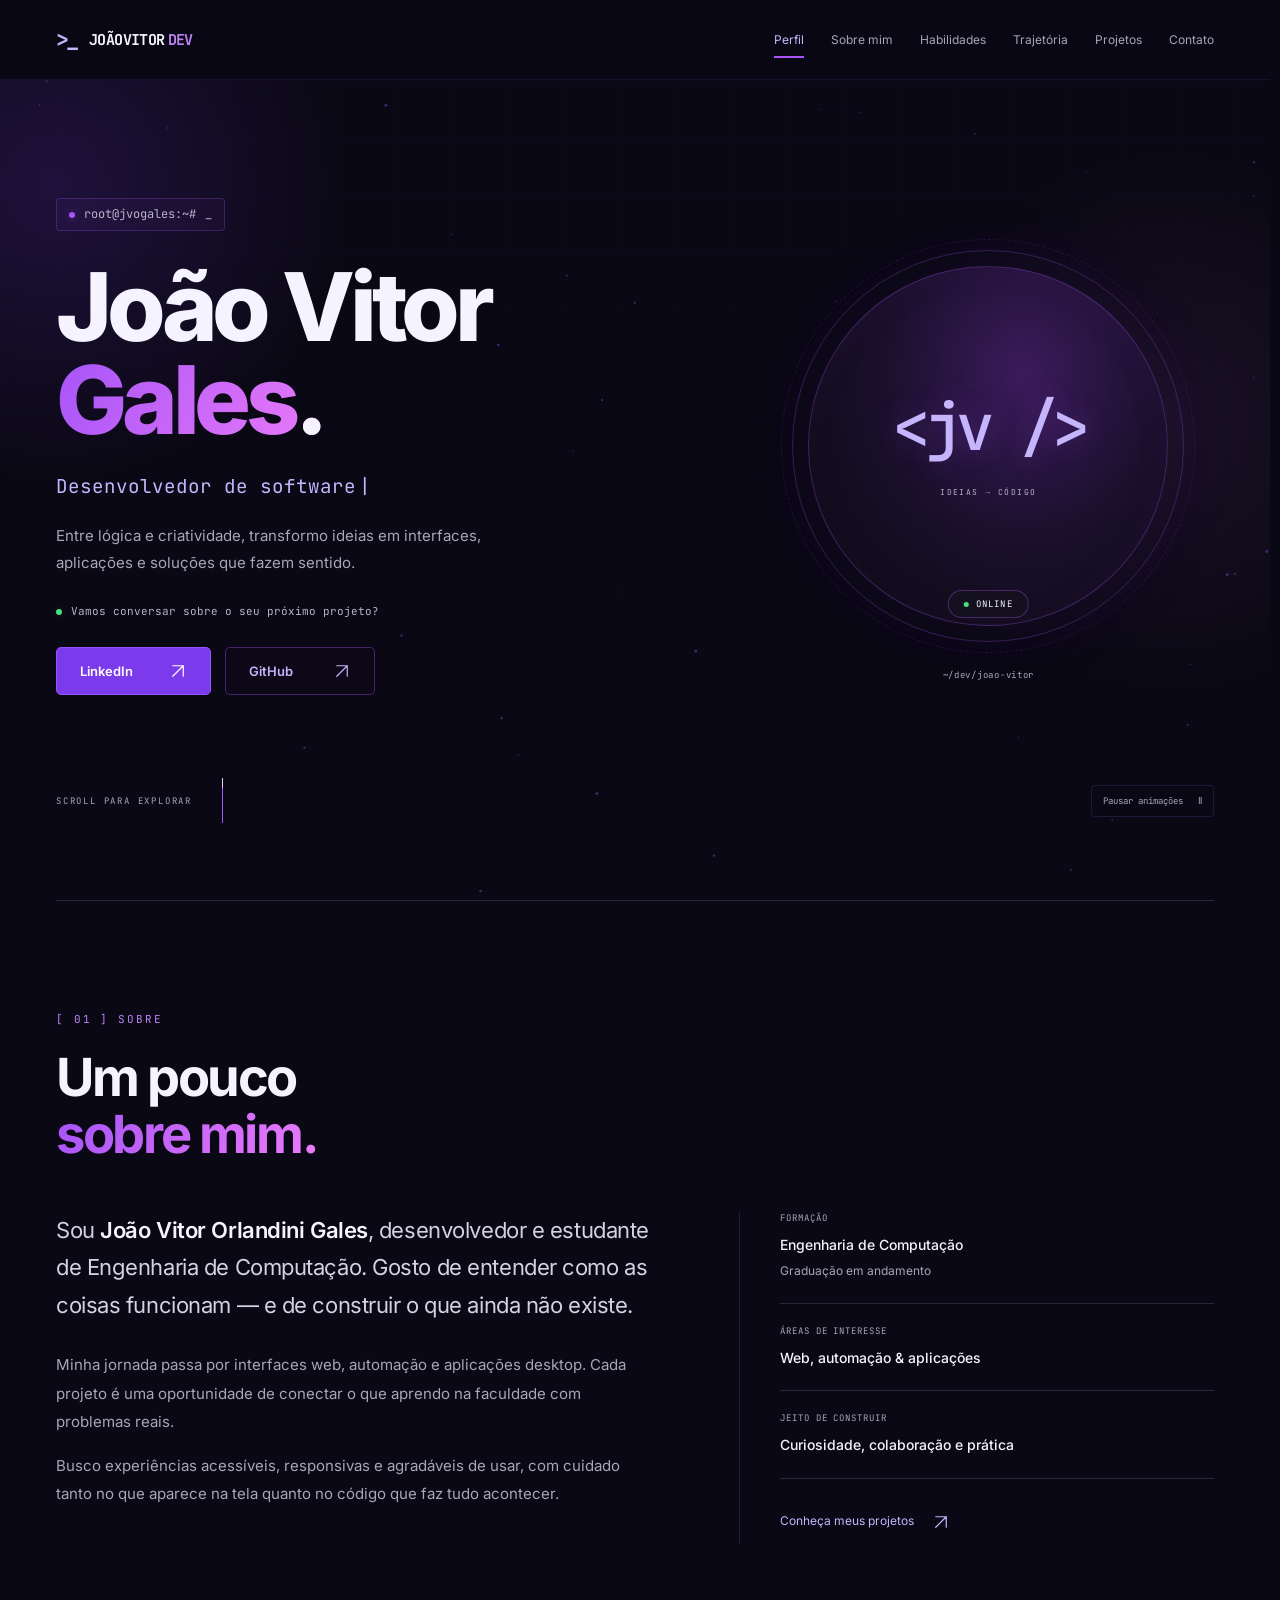
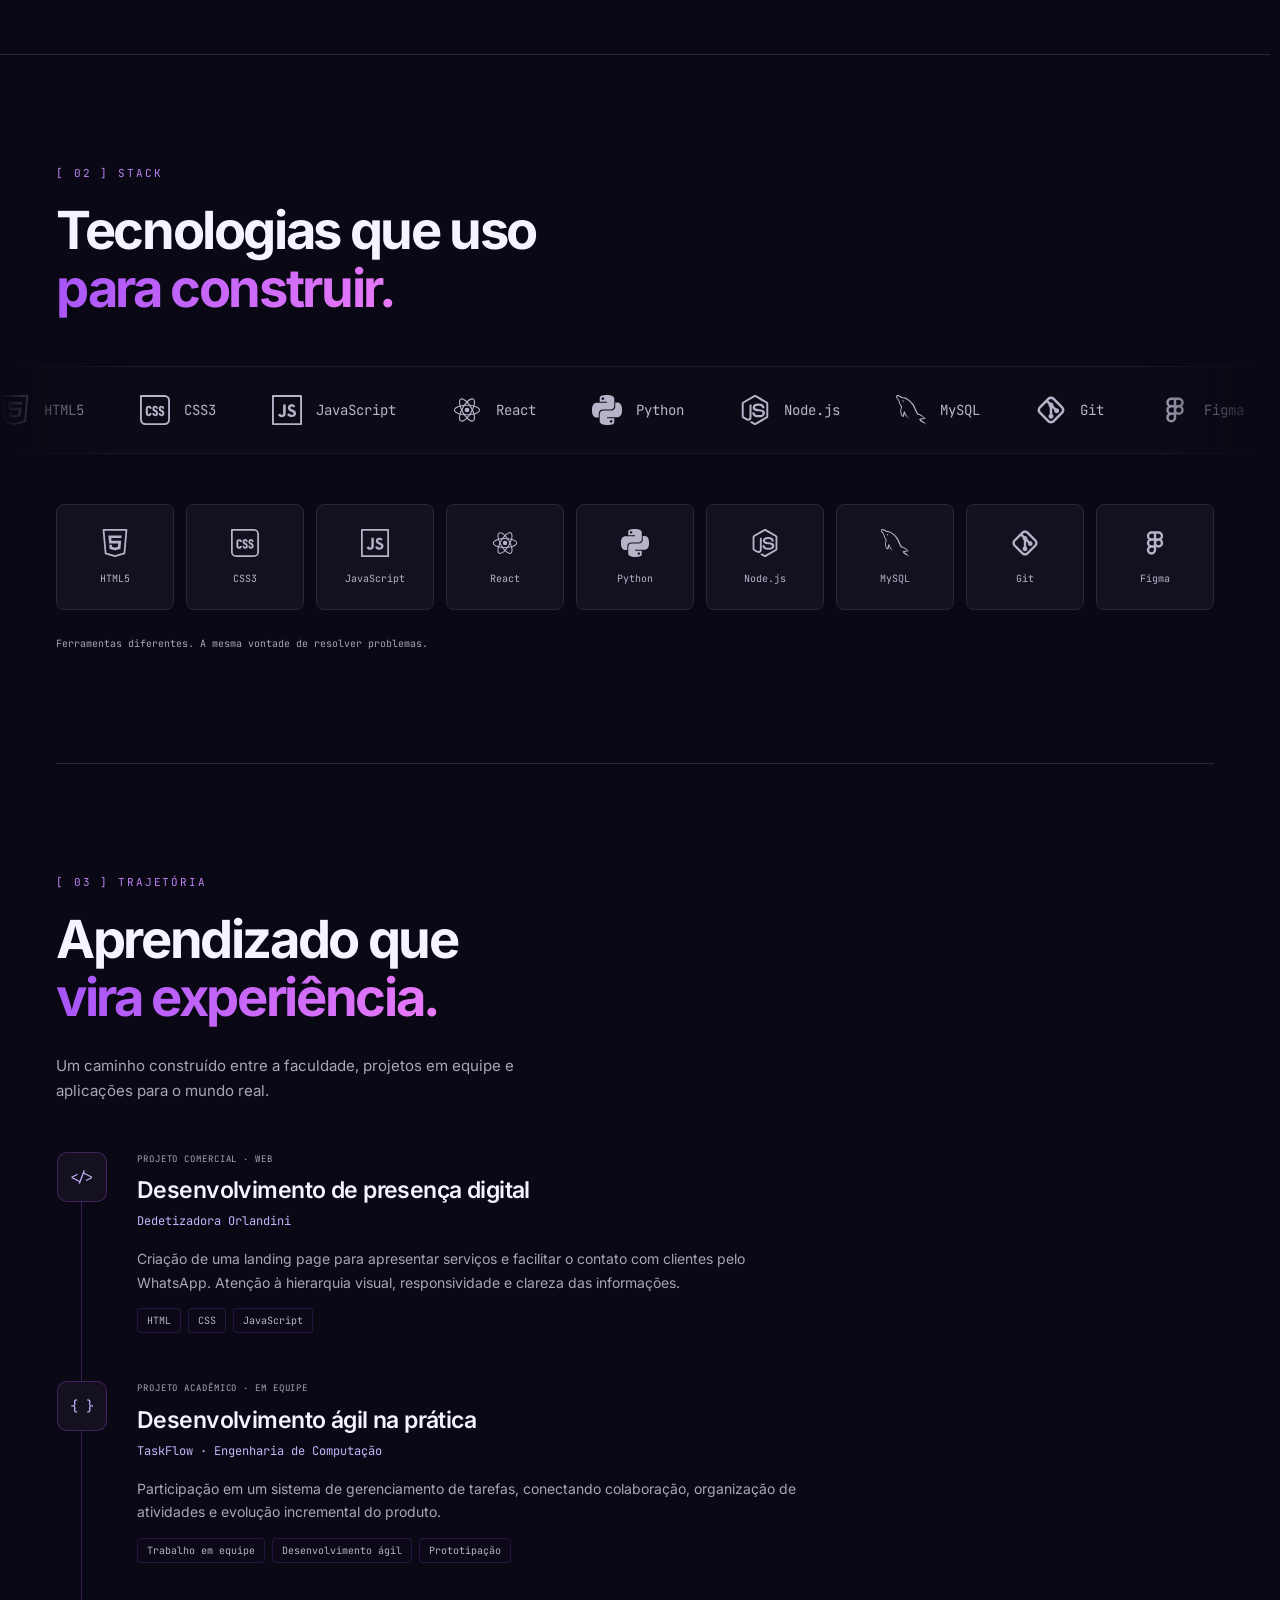
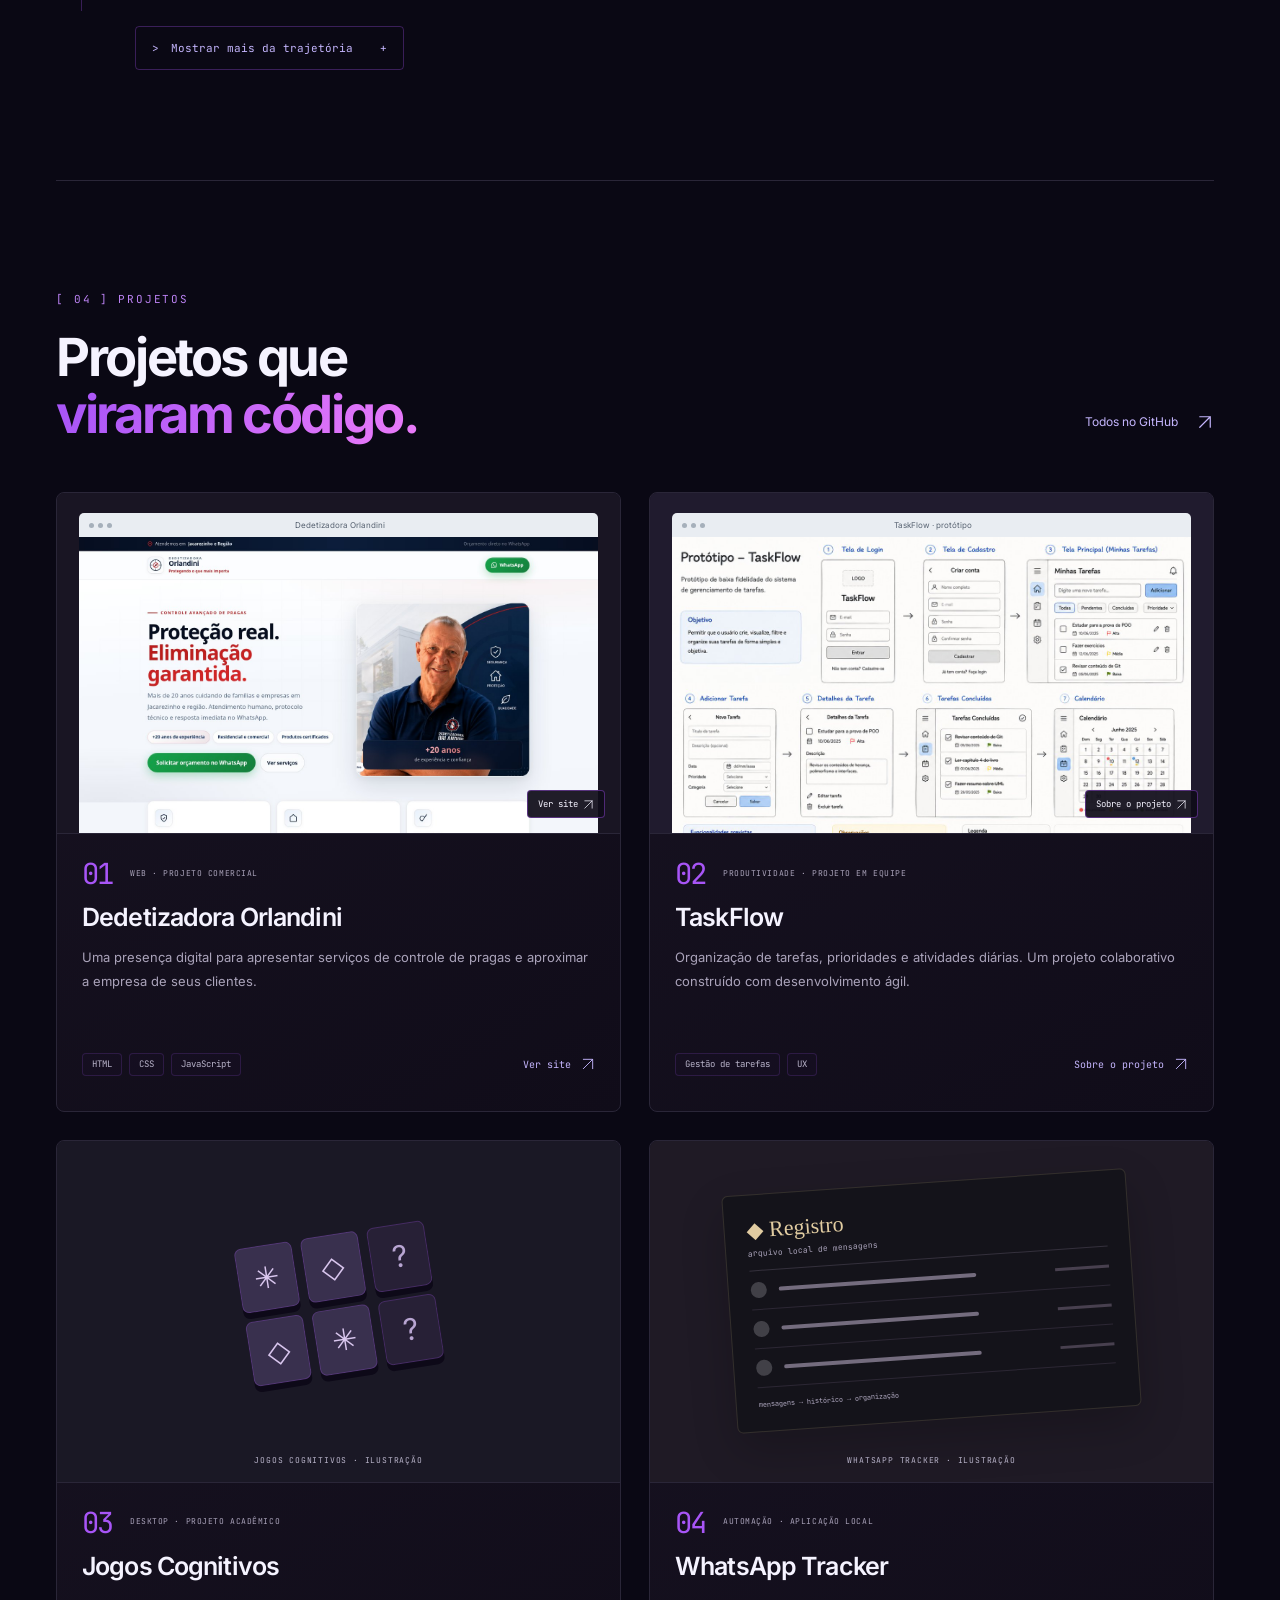
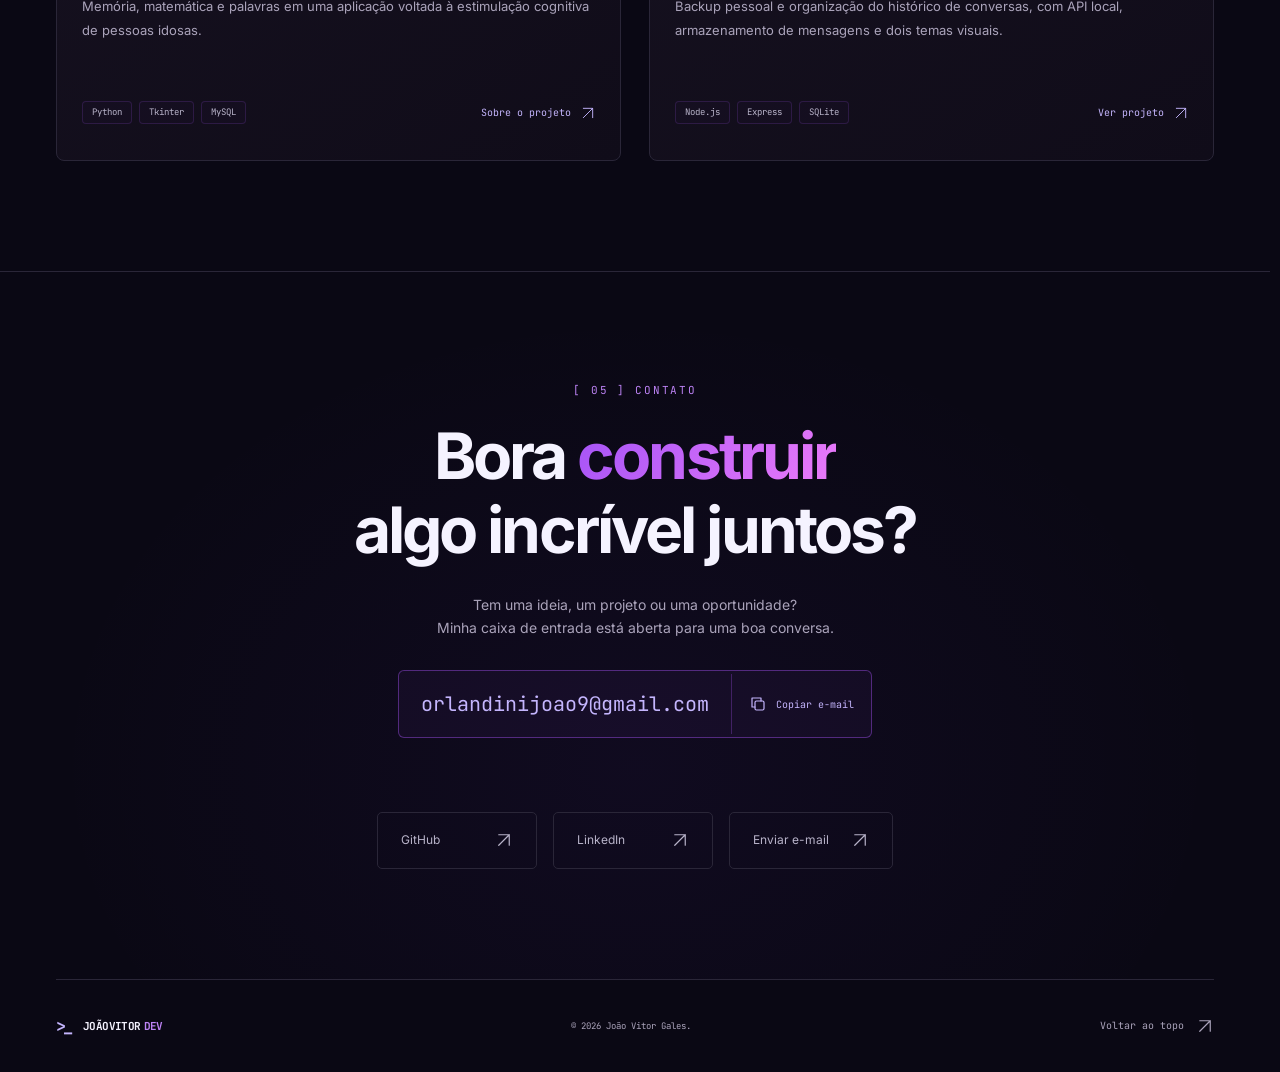
<file: index.html>
<!doctype html>
<html lang="pt-BR">
  <head>
    <meta charset="UTF-8" />
    <meta name="viewport" content="width=device-width, initial-scale=1" />
    <meta
      name="description"
      content="João Vitor Orlandini Gales — desenvolvedor e estudante de Engenharia de Computação. Projetos web, automação e aplicações que transformam ideias em código."
    />
    <meta name="theme-color" content="#0a0814" />
    <title>João Vitor Gales | Desenvolvedor</title>
    <link
      rel="preload"
      href="assets/fonts/inter-latin.woff2"
      as="font"
      type="font/woff2"
      crossorigin
    />
    <link
      rel="preload"
      href="assets/fonts/jetbrains-mono-latin.woff2"
      as="font"
      type="font/woff2"
      crossorigin
    />
    <link rel="stylesheet" href="style.css" />
    <script src="script.js" defer></script>
  </head>
  <body>
    <a class="skip-link" href="#main">Pular para o conteúdo</a>
    <header class="header">
      <div class="header-inner wrap">
        <a class="wordmark" href="#perfil" aria-label="João Vitor Gales, início"
          ><span class="logo-prompt" aria-hidden="true">&gt;_</span>
          JOÃOVITOR<span class="logo-dev">DEV</span></a
        ><button
          class="menu-toggle"
          type="button"
          aria-expanded="false"
          aria-controls="main-nav"
        >
          <span class="menu-icon" aria-hidden="true"></span
          ><span class="menu-label">Menu</span>
        </button>
        <nav id="main-nav" aria-label="Navegação principal">
          <a href="#perfil" aria-current="location">Perfil</a
          ><a href="#sobre">Sobre mim</a><a href="#habilidades">Habilidades</a
          ><a href="#trajetoria">Trajetória</a><a href="#projetos">Projetos</a
          ><a href="#contato">Contato</a>
        </nav>
      </div>
    </header>
    <main id="main">
      <section class="hero" id="perfil" aria-labelledby="hero-title">
        <canvas id="particles" aria-hidden="true"></canvas>
        <div class="hero-grid" aria-hidden="true"></div>
        <div class="hero-content wrap">
          <div class="hero-copy">
            <p class="terminal-prompt">
              <span class="dot"></span>root@jvogales:~#
              <span class="cursor" aria-hidden="true">_</span>
            </p>
            <h1 id="hero-title">
              João Vitor<br /><span class="gradient-text"
                >Gales<span class="name-dot">.</span></span
              >
            </h1>
            <p class="hero-role">
              <span class="typing-text">Desenvolvedor de software</span
              ><span class="role-cursor" aria-hidden="true">|</span>
            </p>
            <p class="hero-tagline">
              Entre lógica e criatividade, transformo ideias em interfaces,
              aplicações e soluções que fazem sentido.
            </p>
            <p class="hero-status">
              <span class="online-dot"></span>Vamos conversar sobre o seu
              próximo projeto?
            </p>
            <div class="hero-actions">
              <a
                class="button primary"
                href="https://www.linkedin.com/in/joaogales"
                target="_blank"
                rel="noopener noreferrer"
                >LinkedIn
                <svg
                  class="arrow"
                  aria-hidden="true"
                  viewBox="0 0 24 24"
                  fill="none"
                >
                  <path d="M5 19 19 5M5 5h14v14" /></svg></a
              ><a
                class="button secondary"
                href="https://github.com/jvogales"
                target="_blank"
                rel="noopener noreferrer"
                >GitHub
                <svg
                  class="arrow"
                  aria-hidden="true"
                  viewBox="0 0 24 24"
                  fill="none"
                >
                  <path d="M5 19 19 5M5 5h14v14" /></svg
              ></a>
            </div>
          </div>
          <div
            class="identity"
            aria-label="Identidade visual de João Vitor Gales"
          >
            <div class="identity-ring" aria-hidden="true"></div>
            <div class="identity-grid" aria-hidden="true"></div>
            <div class="identity-core">
              <span class="identity-code" aria-hidden="true">&lt;jv /&gt;</span
              ><span class="identity-caption">IDEIAS → CÓDIGO</span>
            </div>
            <span class="online-badge"
              ><span class="online-dot"></span> ONLINE</span
            ><span class="identity-note" aria-hidden="true"
              >~/dev/joao-vitor</span
            >
          </div>
        </div>
        <div class="hero-foot wrap">
          <a class="scroll-hint" href="#sobre"
            ><span>SCROLL PARA EXPLORAR</span
            ><span class="scroll-line" aria-hidden="true"></span></a
          ><button id="motion-toggle" type="button" aria-pressed="false">
            Pausar animações <span aria-hidden="true">Ⅱ</span>
          </button>
        </div>
      </section>
      <section class="section wrap" id="sobre" aria-labelledby="about-title">
        <div class="section-heading">
          <p class="section-tag">[ 01 ] SOBRE</p>
          <h2 id="about-title">
            Um pouco<br /><span class="gradient-text">sobre mim.</span>
          </h2>
        </div>
        <div class="about-grid">
          <div class="about-story">
            <p class="about-lead">
              Sou <strong>João Vitor Orlandini Gales</strong>, desenvolvedor e
              estudante de Engenharia de Computação. Gosto de entender como as
              coisas funcionam — e de construir o que ainda não existe.
            </p>
            <p>
              Minha jornada passa por interfaces web, automação e aplicações
              desktop. Cada projeto é uma oportunidade de conectar o que aprendo
              na faculdade com problemas reais.
            </p>
            <p>
              Busco experiências acessíveis, responsivas e agradáveis de usar,
              com cuidado tanto no que aparece na tela quanto no código que faz
              tudo acontecer.
            </p>
          </div>
          <aside class="about-facts" aria-label="Resumo do perfil">
            <div>
              <span class="fact-label">FORMAÇÃO</span
              ><strong>Engenharia de Computação</strong
              ><span class="fact-detail">Graduação em andamento</span>
            </div>
            <div>
              <span class="fact-label">ÁREAS DE INTERESSE</span
              ><strong>Web, automação & aplicações</strong>
            </div>
            <div>
              <span class="fact-label">JEITO DE CONSTRUIR</span
              ><strong>Curiosidade, colaboração e prática</strong>
            </div>
            <a class="text-link" href="#projetos"
              >Conheça meus projetos
              <svg
                class="arrow"
                aria-hidden="true"
                viewBox="0 0 24 24"
                fill="none"
              >
                <path d="M5 19 19 5M5 5h14v14" /></svg
            ></a>
          </aside>
        </div>
      </section>
      <section
        class="section skills-section"
        id="habilidades"
        aria-labelledby="skills-title"
      >
        <div class="wrap section-heading">
          <p class="section-tag">[ 02 ] STACK</p>
          <h2 id="skills-title">
            Tecnologias que uso<br /><span class="gradient-text"
              >para construir.</span
            >
          </h2>
        </div>
        <div class="marquee" aria-hidden="true">
          <div class="marquee-track">
            <div class="marquee-group">
              <span class="tech-item"
                ><svg
                  aria-hidden="true"
                  focusable="false"
                  viewBox="0 0 24 24"
                  fill="none"
                  xmlns="http://www.w3.org/2000/svg"
                >
                  <path
                    d="M 2.16,0.75 l 19.69,0 l -1.79,20.22 L 11.98,23.25 l -8.03,-2.29 L 2.16,0.75 z"
                    stroke="currentColor"
                    stroke-width="1.5"
                    stroke-linejoin="round"
                  />
                  <path
                    d="m 9.02,10.07 l -0.2,-2.34 l 8.65,0 l 0.2,-2.25 L 6.33,5.48 l 0.6,6.89 l 7.85,0 l -0.28,2.95 l -2.5,0.69 l -2.54,-0.7 l -0.16,-1.81 L 7.05,13.49 l 0.28,3.59 L 12,18.32 l 4.63,-1.24 l 0.64,-7.02 L 9.02,10.07 z"
                    fill="currentColor"
                  />
                </svg>
                <span>HTML5</span></span
              ><span class="tech-item"
                ><svg
                  aria-hidden="true"
                  focusable="false"
                  viewBox="0 0 24 24"
                  fill="none"
                  xmlns="http://www.w3.org/2000/svg"
                >
                  <path
                    d="M 0.75,0.75 l 0,18.9 A 3.6,3.6 0 0,0 4.35,23.25 l 15.3,0 A 3.6,3.6 0 0,0 23.25,19.65 L 23.25,4.35 A 3.6,3.6 0 0,0 19.65,0.75 Z"
                    stroke="currentColor"
                    stroke-width="1.5"
                    stroke-linejoin="round"
                  />
                  <path
                    d="m 12.17,8.66 c 1.44,0 2.1,0.99 2.12,2.43 l -1.48,0 c 0.02,-0.26 -0.04,-0.55 -0.13,-0.77 c -0.09,-0.18 -0.26,-0.24 -0.51,-0.24 c -0.42,0 -0.64,0.24 -0.64,0.77 c -0.02,0.53 0.26,0.82 0.71,0.99 c 0.66,0.26 1.48,0.68 1.77,1.19 q 0.4,0.6 0.4,1.52 c 0,1.48 -0.84,2.38 -2.3,2.38 c -1.52,0 -2.21,-0.95 -2.23,-2.47 l 1.55,0 c 0,0.73 0.24,1.08 0.73,1.08 c 0.24,0 0.42,-0.07 0.51,-0.22 c 0.18,-0.29 0.22,-1.08 -0.04,-1.39 c -0.29,-0.38 -0.84,-0.55 -1.21,-0.75 q -0.76,-0.36 -1.13,-0.86 c -0.22,-0.33 -0.33,-0.82 -0.33,-1.41 c 0,-1.32 0.86,-2.27 2.23,-2.25 m 4.97,0 c 1.46,0 2.12,0.99 2.14,2.43 l -1.48,0 c 0,-0.26 -0.04,-0.55 -0.15,-0.77 c -0.09,-0.18 -0.24,-0.24 -0.49,-0.24 c -0.44,0 -0.66,0.24 -0.66,0.77 s 0.26,0.82 0.73,0.99 c 0.64,0.26 1.48,0.68 1.77,1.19 c 0.24,0.4 0.38,0.91 0.38,1.52 c 0.02,1.48 -0.82,2.38 -2.27,2.38 c -1.55,0 -2.23,-0.97 -2.25,-2.47 l 1.55,0 c 0,0.68 0.24,1.08 0.73,1.08 c 0.24,0 0.42,-0.07 0.51,-0.22 c 0.2,-0.29 0.24,-1.08 -0.04,-1.39 c -0.26,-0.38 -0.82,-0.55 -1.21,-0.75 c -0.51,-0.24 -0.88,-0.53 -1.1,-0.86 s -0.33,-0.82 -0.33,-1.41 c -0.02,-1.32 0.84,-2.27 2.21,-2.25 m -10.15,0.02 c 0.65,-0.01 1.31,0.18 1.69,0.58 c 0.4,0.4 0.62,1.04 0.6,1.83 L 7.64,11.09 c 0.02,-0.42 -0.09,-0.73 -0.4,-0.88 c -0.29,-0.13 -0.71,-0.04 -0.82,0.22 c -0.11,0.24 -0.18,0.53 -0.15,0.79 l 0,3.22 c 0,0.68 0.24,1.04 0.71,1.04 a 0.6,0.6 0 0,0 0.51,-0.24 c 0.15,-0.22 0.18,-0.51 0.15,-0.77 l 1.63,0 c 0.09,1.5 -0.91,2.5 -2.36,2.47 c -1.41,0 -2.3,-0.79 -2.27,-2.27 l 0,-3.71 c 0,-0.75 0.22,-1.32 0.64,-1.7 c 0.4,-0.38 1.05,-0.57 1.71,-0.58"
                    fill="currentColor"
                  />
                </svg>
                <span>CSS3</span></span
              ><span class="tech-item"
                ><svg
                  aria-hidden="true"
                  focusable="false"
                  viewBox="0 0 24 24"
                  fill="none"
                  xmlns="http://www.w3.org/2000/svg"
                >
                  <path
                    d="M 0.75,0.75 l 22.5,0 l 0,22.5 L 0.75,23.25 L 0.75,0.75 z"
                    stroke="currentColor"
                    stroke-width="1.5"
                    stroke-linejoin="round"
                  />
                  <path
                    d="m 19.23,14.23 c -0.16,-1.01 -0.82,-1.85 -2.76,-2.64 c -0.68,-0.32 -1.43,-0.54 -1.65,-1.05 c -0.08,-0.3 -0.1,-0.47 -0.04,-0.65 c 0.14,-0.59 0.84,-0.77 1.39,-0.61 c 0.36,0.11 0.69,0.39 0.9,0.83 c 0.95,-0.62 0.95,-0.62 1.61,-1.03 c -0.25,-0.39 -0.37,-0.55 -0.54,-0.72 c -0.58,-0.65 -1.35,-0.98 -2.61,-0.95 l -0.65,0.08 c -0.62,0.15 -1.21,0.48 -1.57,0.92 c -1.05,1.19 -0.75,3.26 0.52,4.11 c 1.26,0.94 3.09,1.14 3.33,2.03 c 0.22,1.08 -0.8,1.42 -1.81,1.3 c -0.75,-0.17 -1.16,-0.54 -1.61,-1.23 l -1.68,0.97 c 0.19,0.44 0.41,0.63 0.75,1.02 c 1.6,1.62 5.6,1.53 6.32,-0.92 c 0.03,-0.08 0.22,-0.65 0.07,-1.52 l 0.04,0.06 z m -8.26,-6.67 l -2.07,0 c 0,1.78 -0.01,3.55 -0.01,5.34 c 0,1.13 0.06,2.17 -0.13,2.49 c -0.3,0.63 -1.09,0.55 -1.44,0.44 c -0.36,-0.18 -0.55,-0.43 -0.76,-0.79 c -0.06,-0.1 -0.1,-0.18 -0.12,-0.18 l -1.68,1.03 c 0.28,0.58 0.69,1.08 1.22,1.4 c 0.79,0.47 1.84,0.62 2.95,0.37 c 0.72,-0.21 1.34,-0.64 1.67,-1.3 c 0.47,-0.86 0.37,-1.9 0.37,-3.08 c 0.01,-1.89 0,-3.78 0,-5.68 l 0,-0.05 z"
                    fill="currentColor"
                  />
                </svg>
                <span>JavaScript</span></span
              ><span class="tech-item"
                ><svg
                  aria-hidden="true"
                  focusable="false"
                  viewBox="0 0 32 32"
                  xmlns="http://www.w3.org/2000/svg"
                  fill="currentColor"
                >
                  <g id="SVGRepo_bgCarrier" stroke-width="0"></g>
                  <g
                    id="SVGRepo_tracerCarrier"
                    stroke-linecap="round"
                    stroke-linejoin="round"
                  ></g>
                  <g id="SVGRepo_iconCarrier">
                    <circle
                      cx="16"
                      cy="15.974"
                      r="2.5"
                      fill="currentColor"
                    ></circle>
                    <path
                      d="M16,21.706a28.385,28.385,0,0,1-8.88-1.2,11.3,11.3,0,0,1-3.657-1.958A3.543,3.543,0,0,1,2,15.974c0-1.653,1.816-3.273,4.858-4.333A28.755,28.755,0,0,1,16,10.293a28.674,28.674,0,0,1,9.022,1.324,11.376,11.376,0,0,1,3.538,1.866A3.391,3.391,0,0,1,30,15.974c0,1.718-2.03,3.459-5.3,4.541A28.8,28.8,0,0,1,16,21.706Zm0-10.217a27.948,27.948,0,0,0-8.749,1.282c-2.8.977-4.055,2.313-4.055,3.2,0,.928,1.349,2.387,4.311,3.4A27.21,27.21,0,0,0,16,20.51a27.6,27.6,0,0,0,8.325-1.13C27.4,18.361,28.8,16.9,28.8,15.974a2.327,2.327,0,0,0-1.01-1.573,10.194,10.194,0,0,0-3.161-1.654A27.462,27.462,0,0,0,16,11.489Z"
                      fill="currentColor"
                    ></path>
                    <path
                      d="M10.32,28.443a2.639,2.639,0,0,1-1.336-.328c-1.432-.826-1.928-3.208-1.327-6.373a28.755,28.755,0,0,1,3.4-8.593h0A28.676,28.676,0,0,1,16.71,5.995a11.376,11.376,0,0,1,3.384-2.133,3.391,3.391,0,0,1,2.878,0c1.489.858,1.982,3.486,1.287,6.859a28.806,28.806,0,0,1-3.316,8.133,28.385,28.385,0,0,1-5.476,7.093,11.3,11.3,0,0,1-3.523,2.189A4.926,4.926,0,0,1,10.32,28.443Zm1.773-14.7a27.948,27.948,0,0,0-3.26,8.219c-.553,2.915-.022,4.668.75,5.114.8.463,2.742.024,5.1-2.036a27.209,27.209,0,0,0,5.227-6.79,27.6,27.6,0,0,0,3.181-7.776c.654-3.175.089-5.119-.713-5.581a2.327,2.327,0,0,0-1.868.089A10.194,10.194,0,0,0,17.5,6.9a27.464,27.464,0,0,0-5.4,6.849Z"
                      fill="currentColor"
                    ></path>
                    <path
                      d="M21.677,28.456c-1.355,0-3.076-.82-4.868-2.361a28.756,28.756,0,0,1-5.747-7.237h0a28.676,28.676,0,0,1-3.374-8.471,11.376,11.376,0,0,1-.158-4A3.391,3.391,0,0,1,8.964,3.9c1.487-.861,4.01.024,6.585,2.31a28.8,28.8,0,0,1,5.39,6.934,28.384,28.384,0,0,1,3.41,8.287,11.3,11.3,0,0,1,.137,4.146,3.543,3.543,0,0,1-1.494,2.555A2.59,2.59,0,0,1,21.677,28.456Zm-9.58-10.2a27.949,27.949,0,0,0,5.492,6.929c2.249,1.935,4.033,2.351,4.8,1.9.8-.465,1.39-2.363.782-5.434A27.212,27.212,0,0,0,19.9,13.74,27.6,27.6,0,0,0,14.755,7.1c-2.424-2.152-4.39-2.633-5.191-2.169a2.327,2.327,0,0,0-.855,1.662,10.194,10.194,0,0,0,.153,3.565,27.465,27.465,0,0,0,3.236,8.1Z"
                      fill="currentColor"
                    ></path>
                  </g></svg
                ><span>React</span></span
              ><span class="tech-item"
                ><svg
                  aria-hidden="true"
                  focusable="false"
                  viewBox="0 0 24 24"
                  fill="currentColor"
                  xmlns="http://www.w3.org/2000/svg"
                >
                  <path
                    d="M14.25.18l.9.2.73.26.59.3.45.32.34.34.25.34.16.33.1.3.04.26.02.2-.01.13V8.5l-.05.63-.13.55-.21.46-.26.38-.3.31-.33.25-.35.19-.35.14-.33.1-.3.07-.26.04-.21.02H8.77l-.69.05-.59.14-.5.22-.41.27-.33.32-.27.35-.2.36-.15.37-.1.35-.07.32-.04.27-.02.21v3.06H3.17l-.21-.03-.28-.07-.32-.12-.35-.18-.36-.26-.36-.36-.35-.46-.32-.59-.28-.73-.21-.88-.14-1.05-.05-1.23.06-1.22.16-1.04.24-.87.32-.71.36-.57.4-.44.42-.33.42-.24.4-.16.36-.1.32-.05.24-.01h.16l.06.01h8.16v-.83H6.18l-.01-2.75-.02-.37.05-.34.11-.31.17-.28.25-.26.31-.23.38-.2.44-.18.51-.15.58-.12.64-.1.71-.06.77-.04.84-.02 1.27.05zm-6.3 1.98l-.23.33-.08.41.08.41.23.34.33.22.41.09.41-.09.33-.22.23-.34.08-.41-.08-.41-.23-.33-.33-.22-.41-.09-.41.09zm13.09 3.95l.28.06.32.12.35.18.36.27.36.35.35.47.32.59.28.73.21.88.14 1.04.05 1.23-.06 1.23-.16 1.04-.24.86-.32.71-.36.57-.4.45-.42.33-.42.24-.4.16-.36.09-.32.05-.24.02-.16-.01h-8.22v.82h5.84l.01 2.76.02.36-.05.34-.11.31-.17.29-.25.25-.31.24-.38.2-.44.17-.51.15-.58.13-.64.09-.71.07-.77.04-.84.01-1.27-.04-1.07-.14-.9-.2-.73-.25-.59-.3-.45-.33-.34-.34-.25-.34-.16-.33-.1-.3-.04-.25-.02-.2.01-.13v-5.34l.05-.64.13-.54.21-.46.26-.38.3-.32.33-.24.35-.2.35-.14.33-.1.3-.06.26-.04.21-.02.13-.01h5.84l.69-.05.59-.14.5-.21.41-.28.33-.32.27-.35.2-.36.15-.36.1-.35.07-.32.04-.28.02-.21V6.07h2.09l.14.01zm-6.47 14.25l-.23.33-.08.41.08.41.23.33.33.23.41.08.41-.08.33-.23.23-.33.08-.41-.08-.41-.23-.33-.33-.23-.41-.08-.41.08z"
                  />
                </svg>
                <span>Python</span></span
              ><span class="tech-item"
                ><svg
                  aria-hidden="true"
                  focusable="false"
                  fill="currentColor"
                  version="1.1"
                  xmlns="http://www.w3.org/2000/svg"
                  xmlns:xlink="http://www.w3.org/1999/xlink"
                  viewBox="0 0 512 512"
                  enable-background="new 0 0 512 512"
                  xml:space="preserve"
                >
                  <g id="SVGRepo_bgCarrier" stroke-width="0"></g>
                  <g
                    id="SVGRepo_tracerCarrier"
                    stroke-linecap="round"
                    stroke-linejoin="round"
                  ></g>
                  <g id="SVGRepo_iconCarrier">
                    <g id="5151e0c8492e5103c096af88a51f17e3">
                      <path
                        display="inline"
                        d="M482.585,147.869v216.113c0,14.025-7.546,27.084-19.672,34.143L275.665,506.241 c-5.989,3.474-12.782,5.259-19.719,5.259c-6.838,0-13.649-1.785-19.639-5.259l-62.521-36.99c-9.326-5.207-4.775-7.059-1.692-8.128 c12.454-4.322,14.973-5.318,28.268-12.863c1.387-0.793,3.216-0.483,4.647,0.343l48.031,28.519c1.741,0.981,4.2,0.981,5.801,0 l187.263-108.086c1.744-0.996,2.862-2.983,2.862-5.053V147.869c0-2.117-1.118-4.094-2.906-5.163L258.874,34.716 c-1.726-1.01-4.03-1.01-5.768,0L65.962,142.736c-1.818,1.04-2.965,3.079-2.965,5.133v216.113c0,2.069,1.146,4.009,2.954,4.99 l51.299,29.654c27.829,13.903,44.875-2.485,44.875-18.956V166.309c0-3.017,2.423-5.396,5.439-5.396h23.747 c2.969,0,5.429,2.378,5.429,5.396v213.362c0,37.146-20.236,58.454-55.452,58.454c-10.816,0-19.347,0-43.138-11.713l-49.098-28.287 c-12.133-6.995-19.638-20.117-19.638-34.143V147.869c0-14.043,7.505-27.15,19.638-34.135L236.308,5.526 c11.85-6.701,27.608-6.701,39.357,0l187.248,108.208C475.039,120.748,482.585,133.826,482.585,147.869z M321.171,343.367 c-55.88,0-68.175-14.048-72.294-41.836c-0.477-2.966-3.018-5.175-6.063-5.175h-27.306c-3.382,0-6.096,2.703-6.096,6.104 c0,35.56,19.354,77.971,111.759,77.971c66.906,0,105.269-26.339,105.269-72.343c0-45.623-30.827-57.76-95.709-66.35 c-65.579-8.678-72.243-13.147-72.243-28.508c0-12.661,5.643-29.581,54.216-29.581c43.374,0,59.365,9.349,65.94,38.576 c0.579,2.755,3.083,4.765,5.923,4.765h27.409c1.7,0,3.315-0.73,4.47-1.943c1.158-1.28,1.773-2.947,1.611-4.695 c-4.241-50.377-37.713-73.844-105.354-73.844c-60.209,0-96.118,25.414-96.118,68.002c0,46.217,35.729,59,93.5,64.702 c69.138,6.782,74.504,16.883,74.504,30.488C384.589,333.299,365.655,343.367,321.171,343.367z"
                      ></path>
                    </g>
                  </g></svg
                ><span>Node.js</span></span
              ><span class="tech-item"
                ><svg
                  aria-hidden="true"
                  focusable="false"
                  fill="currentColor"
                  viewBox="0 0 24 24"
                  xmlns="http://www.w3.org/2000/svg"
                >
                  <g id="SVGRepo_bgCarrier" stroke-width="0"></g>
                  <g
                    id="SVGRepo_tracerCarrier"
                    stroke-linecap="round"
                    stroke-linejoin="round"
                  ></g>
                  <g id="SVGRepo_iconCarrier">
                    <path
                      d="m24.129 23.412-.508-.484c-.251-.331-.518-.624-.809-.891l-.005-.004q-.448-.407-.931-.774-.387-.266-1.064-.641c-.371-.167-.661-.46-.818-.824l-.004-.01-.048-.024c.212-.021.406-.06.592-.115l-.023.006.57-.157c.236-.074.509-.122.792-.133h.006c.298-.012.579-.06.847-.139l-.025.006q.194-.048.399-.109t.351-.109v-.169q-.145-.217-.351-.496c-.131-.178-.278-.333-.443-.468l-.005-.004q-.629-.556-1.303-1.076c-.396-.309-.845-.624-1.311-.916l-.068-.04c-.246-.162-.528-.312-.825-.435l-.034-.012q-.448-.182-.883-.399c-.097-.048-.21-.09-.327-.119l-.011-.002c-.117-.024-.217-.084-.29-.169l-.001-.001c-.138-.182-.259-.389-.355-.609l-.008-.02q-.145-.339-.314-.651-.363-.702-.702-1.427t-.651-1.452q-.217-.484-.399-.967c-.134-.354-.285-.657-.461-.942l.013.023c-.432-.736-.863-1.364-1.331-1.961l.028.038c-.463-.584-.943-1.106-1.459-1.59l-.008-.007c-.509-.478-1.057-.934-1.632-1.356l-.049-.035q-.896-.651-1.96-1.282c-.285-.168-.616-.305-.965-.393l-.026-.006-1.113-.278-.629-.048q-.314-.024-.629-.024c-.148-.078-.275-.171-.387-.279-.11-.105-.229-.204-.353-.295l-.01-.007c-.605-.353-1.308-.676-2.043-.93l-.085-.026c-.193-.113-.425-.179-.672-.179-.176 0-.345.034-.499.095l.009-.003c-.38.151-.67.458-.795.84l-.003.01c-.073.172-.115.371-.115.581 0 .368.13.705.347.968l-.002-.003q.544.725.834 1.14.217.291.448.605c.141.188.266.403.367.63l.008.021c.056.119.105.261.141.407l.003.016q.048.206.121.448.217.556.411 1.14c.141.425.297.785.478 1.128l-.019-.04q.145.266.291.52t.314.496c.065.098.147.179.241.242l.003.002c.099.072.164.185.169.313v.001c-.114.168-.191.369-.217.586l-.001.006c-.035.253-.085.478-.153.695l.008-.03c-.223.666-.351 1.434-.351 2.231 0 .258.013.512.04.763l-.003-.031c.06.958.349 1.838.812 2.6l-.014-.025c.197.295.408.552.641.787.168.188.412.306.684.306.152 0 .296-.037.422-.103l-.005.002c.35-.126.599-.446.617-.827v-.002c.048-.474.12-.898.219-1.312l-.013.067c.024-.063.038-.135.038-.211 0-.015-.001-.03-.002-.045v.002q-.012-.109.133-.206v.048q.145.339.302.677t.326.677c.295.449.608.841.952 1.202l-.003-.003c.345.372.721.706 1.127 1.001l.022.015c.212.162.398.337.566.528l.004.004c.158.186.347.339.56.454l.01.005v-.024h.048c-.039-.087-.102-.157-.18-.205l-.002-.001c-.079-.044-.147-.088-.211-.136l.005.003q-.217-.217-.448-.484t-.423-.508q-.508-.702-.969-1.467t-.871-1.555q-.194-.387-.375-.798t-.351-.798c-.049-.099-.083-.213-.096-.334v-.005c-.006-.115-.072-.214-.168-.265l-.002-.001c-.121.206-.255.384-.408.545l.001-.001c-.159.167-.289.364-.382.58l-.005.013c-.141.342-.244.739-.289 1.154l-.002.019q-.072.641-.145 1.318l-.048.024-.024.024c-.26-.053-.474-.219-.59-.443l-.002-.005q-.182-.351-.326-.69c-.248-.637-.402-1.374-.423-2.144v-.009c-.009-.122-.013-.265-.013-.408 0-.666.105-1.308.299-1.91l-.012.044q.072-.266.314-.896t.097-.871c-.05-.165-.143-.304-.265-.41l-.001-.001c-.122-.106-.233-.217-.335-.335l-.003-.004q-.169-.244-.326-.52t-.278-.544c-.165-.382-.334-.861-.474-1.353l-.022-.089c-.159-.565-.336-1.043-.546-1.503l.026.064c-.111-.252-.24-.47-.39-.669l.006.008q-.244-.326-.436-.617-.244-.314-.484-.605c-.163-.197-.308-.419-.426-.657l-.009-.02c-.048-.097-.09-.21-.119-.327l-.002-.011c-.011-.035-.017-.076-.017-.117 0-.082.024-.159.066-.223l-.001.002c.011-.056.037-.105.073-.145.039-.035.089-.061.143-.072h.002c.085-.055.188-.088.3-.088.084 0 .165.019.236.053l-.003-.001c.219.062.396.124.569.195l-.036-.013q.459.194.847.375c.298.142.552.292.792.459l-.018-.012q.194.121.387.266t.411.291h.339q.387 0 .822.037c.293.023.564.078.822.164l-.024-.007c.481.143.894.312 1.286.515l-.041-.019q.593.302 1.125.641c.589.367 1.098.743 1.577 1.154l-.017-.014c.5.428.954.867 1.38 1.331l.01.012c.416.454.813.947 1.176 1.464l.031.047c.334.472.671 1.018.974 1.584l.042.085c.081.154.163.343.234.536l.011.033q.097.278.217.57.266.605.57 1.221t.57 1.198l.532 1.161c.187.406.396.756.639 1.079l-.011-.015c.203.217.474.369.778.422l.008.001c.368.092.678.196.978.319l-.047-.017c.143.065.327.134.516.195l.04.011c.212.065.396.151.565.259l-.009-.005c.327.183.604.363.868.559l-.021-.015q.411.302.822.57.194.145.651.423t.484.52c-.114-.004-.249-.007-.384-.007-.492 0-.976.032-1.45.094l.056-.006c-.536.072-1.022.203-1.479.39l.04-.014c-.113.049-.248.094-.388.129l-.019.004c-.142.021-.252.135-.266.277v.001c.061.076.11.164.143.26l.002.006c.034.102.075.19.125.272l-.003-.006c.119.211.247.393.391.561l-.004-.005c.141.174.3.325.476.454l.007.005q.244.194.508.399c.161.126.343.25.532.362l.024.013c.284.174.614.34.958.479l.046.016c.374.15.695.324.993.531l-.016-.011q.291.169.58.375t.556.399c.073.072.137.152.191.239l.003.005c.091.104.217.175.36.193h.003v-.048c-.088-.067-.153-.16-.184-.267l-.001-.004c-.025-.102-.062-.191-.112-.273l.002.004zm-18.576-19.205q-.194 0-.363.012c-.115.008-.222.029-.323.063l.009-.003v.024h.048q.097.145.244.326t.266.351l.387.798.048-.024c.113-.082.2-.192.252-.321l.002-.005c.052-.139.082-.301.082-.469 0-.018 0-.036-.001-.054v.003c-.045-.044-.082-.096-.108-.154l-.001-.003-.081-.182c-.053-.084-.127-.15-.214-.192l-.003-.001c-.094-.045-.174-.102-.244-.169z"
                    ></path>
                  </g></svg
                ><span>MySQL</span></span
              ><span class="tech-item"
                ><svg
                  aria-hidden="true"
                  focusable="false"
                  viewBox="0 0 24 24"
                  fill="none"
                  xmlns="http://www.w3.org/2000/svg"
                >
                  <g id="SVGRepo_bgCarrier" stroke-width="0"></g>
                  <g
                    id="SVGRepo_tracerCarrier"
                    stroke-linecap="round"
                    stroke-linejoin="round"
                  ></g>
                  <g id="SVGRepo_iconCarrier">
                    <path
                      fill-rule="evenodd"
                      clip-rule="evenodd"
                      d="M13.4142 3.82843C12.6332 3.04738 11.3668 3.04738 10.5858 3.82843L9.91421 4.5L11.482 6.06774C11.6472 6.02356 11.8208 6 12 6C13.1046 6 14 6.89543 14 8C14 8.17916 13.9764 8.35282 13.9323 8.51804L15.982 10.5677C16.1472 10.5236 16.3208 10.5 16.5 10.5C17.6046 10.5 18.5 11.3954 18.5 12.5C18.5 13.6046 17.6046 14.5 16.5 14.5C15.3954 14.5 14.5 13.6046 14.5 12.5C14.5 12.3208 14.5236 12.1472 14.5677 11.982L13 10.4142V15.2676C13.5978 15.6134 14 16.2597 14 17C14 18.1046 13.1046 19 12 19C10.8954 19 10 18.1046 10 17C10 16.2597 10.4022 15.6134 11 15.2676V9.73244C10.4022 9.38663 10 8.74028 10 8C10 7.82084 10.0236 7.64718 10.0677 7.48196L8.5 5.91421L3.82843 10.5858C3.04738 11.3668 3.04738 12.6332 3.82843 13.4142L10.5858 20.1716C11.3668 20.9526 12.6332 20.9526 13.4142 20.1716L20.1716 13.4142C20.9526 12.6332 20.9526 11.3668 20.1716 10.5858L13.4142 3.82843ZM9.17157 2.41421C10.7337 0.852115 13.2663 0.852119 14.8284 2.41422L21.5858 9.17157C23.1479 10.7337 23.1479 13.2663 21.5858 14.8284L14.8284 21.5858C13.2663 23.1479 10.7337 23.1479 9.17157 21.5858L2.41421 14.8284C0.852115 13.2663 0.852119 10.7337 2.41422 9.17157L9.17157 2.41421Z"
                      fill="currentColor"
                    ></path>
                  </g></svg
                ><span>Git</span></span
              ><span class="tech-item"
                ><svg
                  aria-hidden="true"
                  focusable="false"
                  viewBox="0 0 24 24"
                  fill="none"
                  xmlns="http://www.w3.org/2000/svg"
                >
                  <g id="SVGRepo_bgCarrier" stroke-width="0"></g>
                  <g
                    id="SVGRepo_tracerCarrier"
                    stroke-linecap="round"
                    stroke-linejoin="round"
                  ></g>
                  <g id="SVGRepo_iconCarrier">
                    <path
                      d="M12 3H9C7.34315 3 6 4.34315 6 6C6 7.65685 7.34315 9 9 9M12 3V9M12 3H15C16.6569 3 18 4.34315 18 6C18 7.65685 16.6569 9 15 9M12 9H9M12 9H15M12 9V15M9 9C7.34315 9 6 10.3431 6 12C6 13.6569 7.34315 15 9 15M15 9C16.6569 9 18 10.3431 18 12C18 13.6569 16.6569 15 15 15C13.3431 15 12 13.6569 12 12C12 10.3431 13.3431 9 15 9ZM12 15H9M12 15V18C12 19.6569 10.6569 21 9 21C7.34315 21 6 19.6569 6 18C6 16.3431 7.34315 15 9 15"
                      stroke="currentColor"
                      stroke-width="2"
                      stroke-linecap="round"
                      stroke-linejoin="round"
                    ></path>
                  </g></svg
                ><span>Figma</span></span
              >
            </div>
            <div class="marquee-group">
              <span class="tech-item"
                ><svg
                  aria-hidden="true"
                  focusable="false"
                  viewBox="0 0 24 24"
                  fill="none"
                  xmlns="http://www.w3.org/2000/svg"
                >
                  <path
                    d="M 2.16,0.75 l 19.69,0 l -1.79,20.22 L 11.98,23.25 l -8.03,-2.29 L 2.16,0.75 z"
                    stroke="currentColor"
                    stroke-width="1.5"
                    stroke-linejoin="round"
                  />
                  <path
                    d="m 9.02,10.07 l -0.2,-2.34 l 8.65,0 l 0.2,-2.25 L 6.33,5.48 l 0.6,6.89 l 7.85,0 l -0.28,2.95 l -2.5,0.69 l -2.54,-0.7 l -0.16,-1.81 L 7.05,13.49 l 0.28,3.59 L 12,18.32 l 4.63,-1.24 l 0.64,-7.02 L 9.02,10.07 z"
                    fill="currentColor"
                  />
                </svg>
                <span>HTML5</span></span
              ><span class="tech-item"
                ><svg
                  aria-hidden="true"
                  focusable="false"
                  viewBox="0 0 24 24"
                  fill="none"
                  xmlns="http://www.w3.org/2000/svg"
                >
                  <path
                    d="M 0.75,0.75 l 0,18.9 A 3.6,3.6 0 0,0 4.35,23.25 l 15.3,0 A 3.6,3.6 0 0,0 23.25,19.65 L 23.25,4.35 A 3.6,3.6 0 0,0 19.65,0.75 Z"
                    stroke="currentColor"
                    stroke-width="1.5"
                    stroke-linejoin="round"
                  />
                  <path
                    d="m 12.17,8.66 c 1.44,0 2.1,0.99 2.12,2.43 l -1.48,0 c 0.02,-0.26 -0.04,-0.55 -0.13,-0.77 c -0.09,-0.18 -0.26,-0.24 -0.51,-0.24 c -0.42,0 -0.64,0.24 -0.64,0.77 c -0.02,0.53 0.26,0.82 0.71,0.99 c 0.66,0.26 1.48,0.68 1.77,1.19 q 0.4,0.6 0.4,1.52 c 0,1.48 -0.84,2.38 -2.3,2.38 c -1.52,0 -2.21,-0.95 -2.23,-2.47 l 1.55,0 c 0,0.73 0.24,1.08 0.73,1.08 c 0.24,0 0.42,-0.07 0.51,-0.22 c 0.18,-0.29 0.22,-1.08 -0.04,-1.39 c -0.29,-0.38 -0.84,-0.55 -1.21,-0.75 q -0.76,-0.36 -1.13,-0.86 c -0.22,-0.33 -0.33,-0.82 -0.33,-1.41 c 0,-1.32 0.86,-2.27 2.23,-2.25 m 4.97,0 c 1.46,0 2.12,0.99 2.14,2.43 l -1.48,0 c 0,-0.26 -0.04,-0.55 -0.15,-0.77 c -0.09,-0.18 -0.24,-0.24 -0.49,-0.24 c -0.44,0 -0.66,0.24 -0.66,0.77 s 0.26,0.82 0.73,0.99 c 0.64,0.26 1.48,0.68 1.77,1.19 c 0.24,0.4 0.38,0.91 0.38,1.52 c 0.02,1.48 -0.82,2.38 -2.27,2.38 c -1.55,0 -2.23,-0.97 -2.25,-2.47 l 1.55,0 c 0,0.68 0.24,1.08 0.73,1.08 c 0.24,0 0.42,-0.07 0.51,-0.22 c 0.2,-0.29 0.24,-1.08 -0.04,-1.39 c -0.26,-0.38 -0.82,-0.55 -1.21,-0.75 c -0.51,-0.24 -0.88,-0.53 -1.1,-0.86 s -0.33,-0.82 -0.33,-1.41 c -0.02,-1.32 0.84,-2.27 2.21,-2.25 m -10.15,0.02 c 0.65,-0.01 1.31,0.18 1.69,0.58 c 0.4,0.4 0.62,1.04 0.6,1.83 L 7.64,11.09 c 0.02,-0.42 -0.09,-0.73 -0.4,-0.88 c -0.29,-0.13 -0.71,-0.04 -0.82,0.22 c -0.11,0.24 -0.18,0.53 -0.15,0.79 l 0,3.22 c 0,0.68 0.24,1.04 0.71,1.04 a 0.6,0.6 0 0,0 0.51,-0.24 c 0.15,-0.22 0.18,-0.51 0.15,-0.77 l 1.63,0 c 0.09,1.5 -0.91,2.5 -2.36,2.47 c -1.41,0 -2.3,-0.79 -2.27,-2.27 l 0,-3.71 c 0,-0.75 0.22,-1.32 0.64,-1.7 c 0.4,-0.38 1.05,-0.57 1.71,-0.58"
                    fill="currentColor"
                  />
                </svg>
                <span>CSS3</span></span
              ><span class="tech-item"
                ><svg
                  aria-hidden="true"
                  focusable="false"
                  viewBox="0 0 24 24"
                  fill="none"
                  xmlns="http://www.w3.org/2000/svg"
                >
                  <path
                    d="M 0.75,0.75 l 22.5,0 l 0,22.5 L 0.75,23.25 L 0.75,0.75 z"
                    stroke="currentColor"
                    stroke-width="1.5"
                    stroke-linejoin="round"
                  />
                  <path
                    d="m 19.23,14.23 c -0.16,-1.01 -0.82,-1.85 -2.76,-2.64 c -0.68,-0.32 -1.43,-0.54 -1.65,-1.05 c -0.08,-0.3 -0.1,-0.47 -0.04,-0.65 c 0.14,-0.59 0.84,-0.77 1.39,-0.61 c 0.36,0.11 0.69,0.39 0.9,0.83 c 0.95,-0.62 0.95,-0.62 1.61,-1.03 c -0.25,-0.39 -0.37,-0.55 -0.54,-0.72 c -0.58,-0.65 -1.35,-0.98 -2.61,-0.95 l -0.65,0.08 c -0.62,0.15 -1.21,0.48 -1.57,0.92 c -1.05,1.19 -0.75,3.26 0.52,4.11 c 1.26,0.94 3.09,1.14 3.33,2.03 c 0.22,1.08 -0.8,1.42 -1.81,1.3 c -0.75,-0.17 -1.16,-0.54 -1.61,-1.23 l -1.68,0.97 c 0.19,0.44 0.41,0.63 0.75,1.02 c 1.6,1.62 5.6,1.53 6.32,-0.92 c 0.03,-0.08 0.22,-0.65 0.07,-1.52 l 0.04,0.06 z m -8.26,-6.67 l -2.07,0 c 0,1.78 -0.01,3.55 -0.01,5.34 c 0,1.13 0.06,2.17 -0.13,2.49 c -0.3,0.63 -1.09,0.55 -1.44,0.44 c -0.36,-0.18 -0.55,-0.43 -0.76,-0.79 c -0.06,-0.1 -0.1,-0.18 -0.12,-0.18 l -1.68,1.03 c 0.28,0.58 0.69,1.08 1.22,1.4 c 0.79,0.47 1.84,0.62 2.95,0.37 c 0.72,-0.21 1.34,-0.64 1.67,-1.3 c 0.47,-0.86 0.37,-1.9 0.37,-3.08 c 0.01,-1.89 0,-3.78 0,-5.68 l 0,-0.05 z"
                    fill="currentColor"
                  />
                </svg>
                <span>JavaScript</span></span
              ><span class="tech-item"
                ><svg
                  aria-hidden="true"
                  focusable="false"
                  viewBox="0 0 32 32"
                  xmlns="http://www.w3.org/2000/svg"
                  fill="currentColor"
                >
                  <g id="SVGRepo_bgCarrier" stroke-width="0"></g>
                  <g
                    id="SVGRepo_tracerCarrier"
                    stroke-linecap="round"
                    stroke-linejoin="round"
                  ></g>
                  <g id="SVGRepo_iconCarrier">
                    <circle
                      cx="16"
                      cy="15.974"
                      r="2.5"
                      fill="currentColor"
                    ></circle>
                    <path
                      d="M16,21.706a28.385,28.385,0,0,1-8.88-1.2,11.3,11.3,0,0,1-3.657-1.958A3.543,3.543,0,0,1,2,15.974c0-1.653,1.816-3.273,4.858-4.333A28.755,28.755,0,0,1,16,10.293a28.674,28.674,0,0,1,9.022,1.324,11.376,11.376,0,0,1,3.538,1.866A3.391,3.391,0,0,1,30,15.974c0,1.718-2.03,3.459-5.3,4.541A28.8,28.8,0,0,1,16,21.706Zm0-10.217a27.948,27.948,0,0,0-8.749,1.282c-2.8.977-4.055,2.313-4.055,3.2,0,.928,1.349,2.387,4.311,3.4A27.21,27.21,0,0,0,16,20.51a27.6,27.6,0,0,0,8.325-1.13C27.4,18.361,28.8,16.9,28.8,15.974a2.327,2.327,0,0,0-1.01-1.573,10.194,10.194,0,0,0-3.161-1.654A27.462,27.462,0,0,0,16,11.489Z"
                      fill="currentColor"
                    ></path>
                    <path
                      d="M10.32,28.443a2.639,2.639,0,0,1-1.336-.328c-1.432-.826-1.928-3.208-1.327-6.373a28.755,28.755,0,0,1,3.4-8.593h0A28.676,28.676,0,0,1,16.71,5.995a11.376,11.376,0,0,1,3.384-2.133,3.391,3.391,0,0,1,2.878,0c1.489.858,1.982,3.486,1.287,6.859a28.806,28.806,0,0,1-3.316,8.133,28.385,28.385,0,0,1-5.476,7.093,11.3,11.3,0,0,1-3.523,2.189A4.926,4.926,0,0,1,10.32,28.443Zm1.773-14.7a27.948,27.948,0,0,0-3.26,8.219c-.553,2.915-.022,4.668.75,5.114.8.463,2.742.024,5.1-2.036a27.209,27.209,0,0,0,5.227-6.79,27.6,27.6,0,0,0,3.181-7.776c.654-3.175.089-5.119-.713-5.581a2.327,2.327,0,0,0-1.868.089A10.194,10.194,0,0,0,17.5,6.9a27.464,27.464,0,0,0-5.4,6.849Z"
                      fill="currentColor"
                    ></path>
                    <path
                      d="M21.677,28.456c-1.355,0-3.076-.82-4.868-2.361a28.756,28.756,0,0,1-5.747-7.237h0a28.676,28.676,0,0,1-3.374-8.471,11.376,11.376,0,0,1-.158-4A3.391,3.391,0,0,1,8.964,3.9c1.487-.861,4.01.024,6.585,2.31a28.8,28.8,0,0,1,5.39,6.934,28.384,28.384,0,0,1,3.41,8.287,11.3,11.3,0,0,1,.137,4.146,3.543,3.543,0,0,1-1.494,2.555A2.59,2.59,0,0,1,21.677,28.456Zm-9.58-10.2a27.949,27.949,0,0,0,5.492,6.929c2.249,1.935,4.033,2.351,4.8,1.9.8-.465,1.39-2.363.782-5.434A27.212,27.212,0,0,0,19.9,13.74,27.6,27.6,0,0,0,14.755,7.1c-2.424-2.152-4.39-2.633-5.191-2.169a2.327,2.327,0,0,0-.855,1.662,10.194,10.194,0,0,0,.153,3.565,27.465,27.465,0,0,0,3.236,8.1Z"
                      fill="currentColor"
                    ></path>
                  </g></svg
                ><span>React</span></span
              ><span class="tech-item"
                ><svg
                  aria-hidden="true"
                  focusable="false"
                  viewBox="0 0 24 24"
                  fill="currentColor"
                  xmlns="http://www.w3.org/2000/svg"
                >
                  <path
                    d="M14.25.18l.9.2.73.26.59.3.45.32.34.34.25.34.16.33.1.3.04.26.02.2-.01.13V8.5l-.05.63-.13.55-.21.46-.26.38-.3.31-.33.25-.35.19-.35.14-.33.1-.3.07-.26.04-.21.02H8.77l-.69.05-.59.14-.5.22-.41.27-.33.32-.27.35-.2.36-.15.37-.1.35-.07.32-.04.27-.02.21v3.06H3.17l-.21-.03-.28-.07-.32-.12-.35-.18-.36-.26-.36-.36-.35-.46-.32-.59-.28-.73-.21-.88-.14-1.05-.05-1.23.06-1.22.16-1.04.24-.87.32-.71.36-.57.4-.44.42-.33.42-.24.4-.16.36-.1.32-.05.24-.01h.16l.06.01h8.16v-.83H6.18l-.01-2.75-.02-.37.05-.34.11-.31.17-.28.25-.26.31-.23.38-.2.44-.18.51-.15.58-.12.64-.1.71-.06.77-.04.84-.02 1.27.05zm-6.3 1.98l-.23.33-.08.41.08.41.23.34.33.22.41.09.41-.09.33-.22.23-.34.08-.41-.08-.41-.23-.33-.33-.22-.41-.09-.41.09zm13.09 3.95l.28.06.32.12.35.18.36.27.36.35.35.47.32.59.28.73.21.88.14 1.04.05 1.23-.06 1.23-.16 1.04-.24.86-.32.71-.36.57-.4.45-.42.33-.42.24-.4.16-.36.09-.32.05-.24.02-.16-.01h-8.22v.82h5.84l.01 2.76.02.36-.05.34-.11.31-.17.29-.25.25-.31.24-.38.2-.44.17-.51.15-.58.13-.64.09-.71.07-.77.04-.84.01-1.27-.04-1.07-.14-.9-.2-.73-.25-.59-.3-.45-.33-.34-.34-.25-.34-.16-.33-.1-.3-.04-.25-.02-.2.01-.13v-5.34l.05-.64.13-.54.21-.46.26-.38.3-.32.33-.24.35-.2.35-.14.33-.1.3-.06.26-.04.21-.02.13-.01h5.84l.69-.05.59-.14.5-.21.41-.28.33-.32.27-.35.2-.36.15-.36.1-.35.07-.32.04-.28.02-.21V6.07h2.09l.14.01zm-6.47 14.25l-.23.33-.08.41.08.41.23.33.33.23.41.08.41-.08.33-.23.23-.33.08-.41-.08-.41-.23-.33-.33-.23-.41-.08-.41.08z"
                  />
                </svg>
                <span>Python</span></span
              ><span class="tech-item"
                ><svg
                  aria-hidden="true"
                  focusable="false"
                  fill="currentColor"
                  version="1.1"
                  xmlns="http://www.w3.org/2000/svg"
                  xmlns:xlink="http://www.w3.org/1999/xlink"
                  viewBox="0 0 512 512"
                  enable-background="new 0 0 512 512"
                  xml:space="preserve"
                >
                  <g id="SVGRepo_bgCarrier" stroke-width="0"></g>
                  <g
                    id="SVGRepo_tracerCarrier"
                    stroke-linecap="round"
                    stroke-linejoin="round"
                  ></g>
                  <g id="SVGRepo_iconCarrier">
                    <g id="5151e0c8492e5103c096af88a51f17e3">
                      <path
                        display="inline"
                        d="M482.585,147.869v216.113c0,14.025-7.546,27.084-19.672,34.143L275.665,506.241 c-5.989,3.474-12.782,5.259-19.719,5.259c-6.838,0-13.649-1.785-19.639-5.259l-62.521-36.99c-9.326-5.207-4.775-7.059-1.692-8.128 c12.454-4.322,14.973-5.318,28.268-12.863c1.387-0.793,3.216-0.483,4.647,0.343l48.031,28.519c1.741,0.981,4.2,0.981,5.801,0 l187.263-108.086c1.744-0.996,2.862-2.983,2.862-5.053V147.869c0-2.117-1.118-4.094-2.906-5.163L258.874,34.716 c-1.726-1.01-4.03-1.01-5.768,0L65.962,142.736c-1.818,1.04-2.965,3.079-2.965,5.133v216.113c0,2.069,1.146,4.009,2.954,4.99 l51.299,29.654c27.829,13.903,44.875-2.485,44.875-18.956V166.309c0-3.017,2.423-5.396,5.439-5.396h23.747 c2.969,0,5.429,2.378,5.429,5.396v213.362c0,37.146-20.236,58.454-55.452,58.454c-10.816,0-19.347,0-43.138-11.713l-49.098-28.287 c-12.133-6.995-19.638-20.117-19.638-34.143V147.869c0-14.043,7.505-27.15,19.638-34.135L236.308,5.526 c11.85-6.701,27.608-6.701,39.357,0l187.248,108.208C475.039,120.748,482.585,133.826,482.585,147.869z M321.171,343.367 c-55.88,0-68.175-14.048-72.294-41.836c-0.477-2.966-3.018-5.175-6.063-5.175h-27.306c-3.382,0-6.096,2.703-6.096,6.104 c0,35.56,19.354,77.971,111.759,77.971c66.906,0,105.269-26.339,105.269-72.343c0-45.623-30.827-57.76-95.709-66.35 c-65.579-8.678-72.243-13.147-72.243-28.508c0-12.661,5.643-29.581,54.216-29.581c43.374,0,59.365,9.349,65.94,38.576 c0.579,2.755,3.083,4.765,5.923,4.765h27.409c1.7,0,3.315-0.73,4.47-1.943c1.158-1.28,1.773-2.947,1.611-4.695 c-4.241-50.377-37.713-73.844-105.354-73.844c-60.209,0-96.118,25.414-96.118,68.002c0,46.217,35.729,59,93.5,64.702 c69.138,6.782,74.504,16.883,74.504,30.488C384.589,333.299,365.655,343.367,321.171,343.367z"
                      ></path>
                    </g>
                  </g></svg
                ><span>Node.js</span></span
              ><span class="tech-item"
                ><svg
                  aria-hidden="true"
                  focusable="false"
                  fill="currentColor"
                  viewBox="0 0 24 24"
                  xmlns="http://www.w3.org/2000/svg"
                >
                  <g id="SVGRepo_bgCarrier" stroke-width="0"></g>
                  <g
                    id="SVGRepo_tracerCarrier"
                    stroke-linecap="round"
                    stroke-linejoin="round"
                  ></g>
                  <g id="SVGRepo_iconCarrier">
                    <path
                      d="m24.129 23.412-.508-.484c-.251-.331-.518-.624-.809-.891l-.005-.004q-.448-.407-.931-.774-.387-.266-1.064-.641c-.371-.167-.661-.46-.818-.824l-.004-.01-.048-.024c.212-.021.406-.06.592-.115l-.023.006.57-.157c.236-.074.509-.122.792-.133h.006c.298-.012.579-.06.847-.139l-.025.006q.194-.048.399-.109t.351-.109v-.169q-.145-.217-.351-.496c-.131-.178-.278-.333-.443-.468l-.005-.004q-.629-.556-1.303-1.076c-.396-.309-.845-.624-1.311-.916l-.068-.04c-.246-.162-.528-.312-.825-.435l-.034-.012q-.448-.182-.883-.399c-.097-.048-.21-.09-.327-.119l-.011-.002c-.117-.024-.217-.084-.29-.169l-.001-.001c-.138-.182-.259-.389-.355-.609l-.008-.02q-.145-.339-.314-.651-.363-.702-.702-1.427t-.651-1.452q-.217-.484-.399-.967c-.134-.354-.285-.657-.461-.942l.013.023c-.432-.736-.863-1.364-1.331-1.961l.028.038c-.463-.584-.943-1.106-1.459-1.59l-.008-.007c-.509-.478-1.057-.934-1.632-1.356l-.049-.035q-.896-.651-1.96-1.282c-.285-.168-.616-.305-.965-.393l-.026-.006-1.113-.278-.629-.048q-.314-.024-.629-.024c-.148-.078-.275-.171-.387-.279-.11-.105-.229-.204-.353-.295l-.01-.007c-.605-.353-1.308-.676-2.043-.93l-.085-.026c-.193-.113-.425-.179-.672-.179-.176 0-.345.034-.499.095l.009-.003c-.38.151-.67.458-.795.84l-.003.01c-.073.172-.115.371-.115.581 0 .368.13.705.347.968l-.002-.003q.544.725.834 1.14.217.291.448.605c.141.188.266.403.367.63l.008.021c.056.119.105.261.141.407l.003.016q.048.206.121.448.217.556.411 1.14c.141.425.297.785.478 1.128l-.019-.04q.145.266.291.52t.314.496c.065.098.147.179.241.242l.003.002c.099.072.164.185.169.313v.001c-.114.168-.191.369-.217.586l-.001.006c-.035.253-.085.478-.153.695l.008-.03c-.223.666-.351 1.434-.351 2.231 0 .258.013.512.04.763l-.003-.031c.06.958.349 1.838.812 2.6l-.014-.025c.197.295.408.552.641.787.168.188.412.306.684.306.152 0 .296-.037.422-.103l-.005.002c.35-.126.599-.446.617-.827v-.002c.048-.474.12-.898.219-1.312l-.013.067c.024-.063.038-.135.038-.211 0-.015-.001-.03-.002-.045v.002q-.012-.109.133-.206v.048q.145.339.302.677t.326.677c.295.449.608.841.952 1.202l-.003-.003c.345.372.721.706 1.127 1.001l.022.015c.212.162.398.337.566.528l.004.004c.158.186.347.339.56.454l.01.005v-.024h.048c-.039-.087-.102-.157-.18-.205l-.002-.001c-.079-.044-.147-.088-.211-.136l.005.003q-.217-.217-.448-.484t-.423-.508q-.508-.702-.969-1.467t-.871-1.555q-.194-.387-.375-.798t-.351-.798c-.049-.099-.083-.213-.096-.334v-.005c-.006-.115-.072-.214-.168-.265l-.002-.001c-.121.206-.255.384-.408.545l.001-.001c-.159.167-.289.364-.382.58l-.005.013c-.141.342-.244.739-.289 1.154l-.002.019q-.072.641-.145 1.318l-.048.024-.024.024c-.26-.053-.474-.219-.59-.443l-.002-.005q-.182-.351-.326-.69c-.248-.637-.402-1.374-.423-2.144v-.009c-.009-.122-.013-.265-.013-.408 0-.666.105-1.308.299-1.91l-.012.044q.072-.266.314-.896t.097-.871c-.05-.165-.143-.304-.265-.41l-.001-.001c-.122-.106-.233-.217-.335-.335l-.003-.004q-.169-.244-.326-.52t-.278-.544c-.165-.382-.334-.861-.474-1.353l-.022-.089c-.159-.565-.336-1.043-.546-1.503l.026.064c-.111-.252-.24-.47-.39-.669l.006.008q-.244-.326-.436-.617-.244-.314-.484-.605c-.163-.197-.308-.419-.426-.657l-.009-.02c-.048-.097-.09-.21-.119-.327l-.002-.011c-.011-.035-.017-.076-.017-.117 0-.082.024-.159.066-.223l-.001.002c.011-.056.037-.105.073-.145.039-.035.089-.061.143-.072h.002c.085-.055.188-.088.3-.088.084 0 .165.019.236.053l-.003-.001c.219.062.396.124.569.195l-.036-.013q.459.194.847.375c.298.142.552.292.792.459l-.018-.012q.194.121.387.266t.411.291h.339q.387 0 .822.037c.293.023.564.078.822.164l-.024-.007c.481.143.894.312 1.286.515l-.041-.019q.593.302 1.125.641c.589.367 1.098.743 1.577 1.154l-.017-.014c.5.428.954.867 1.38 1.331l.01.012c.416.454.813.947 1.176 1.464l.031.047c.334.472.671 1.018.974 1.584l.042.085c.081.154.163.343.234.536l.011.033q.097.278.217.57.266.605.57 1.221t.57 1.198l.532 1.161c.187.406.396.756.639 1.079l-.011-.015c.203.217.474.369.778.422l.008.001c.368.092.678.196.978.319l-.047-.017c.143.065.327.134.516.195l.04.011c.212.065.396.151.565.259l-.009-.005c.327.183.604.363.868.559l-.021-.015q.411.302.822.57.194.145.651.423t.484.52c-.114-.004-.249-.007-.384-.007-.492 0-.976.032-1.45.094l.056-.006c-.536.072-1.022.203-1.479.39l.04-.014c-.113.049-.248.094-.388.129l-.019.004c-.142.021-.252.135-.266.277v.001c.061.076.11.164.143.26l.002.006c.034.102.075.19.125.272l-.003-.006c.119.211.247.393.391.561l-.004-.005c.141.174.3.325.476.454l.007.005q.244.194.508.399c.161.126.343.25.532.362l.024.013c.284.174.614.34.958.479l.046.016c.374.15.695.324.993.531l-.016-.011q.291.169.58.375t.556.399c.073.072.137.152.191.239l.003.005c.091.104.217.175.36.193h.003v-.048c-.088-.067-.153-.16-.184-.267l-.001-.004c-.025-.102-.062-.191-.112-.273l.002.004zm-18.576-19.205q-.194 0-.363.012c-.115.008-.222.029-.323.063l.009-.003v.024h.048q.097.145.244.326t.266.351l.387.798.048-.024c.113-.082.2-.192.252-.321l.002-.005c.052-.139.082-.301.082-.469 0-.018 0-.036-.001-.054v.003c-.045-.044-.082-.096-.108-.154l-.001-.003-.081-.182c-.053-.084-.127-.15-.214-.192l-.003-.001c-.094-.045-.174-.102-.244-.169z"
                    ></path>
                  </g></svg
                ><span>MySQL</span></span
              ><span class="tech-item"
                ><svg
                  aria-hidden="true"
                  focusable="false"
                  viewBox="0 0 24 24"
                  fill="none"
                  xmlns="http://www.w3.org/2000/svg"
                >
                  <g id="SVGRepo_bgCarrier" stroke-width="0"></g>
                  <g
                    id="SVGRepo_tracerCarrier"
                    stroke-linecap="round"
                    stroke-linejoin="round"
                  ></g>
                  <g id="SVGRepo_iconCarrier">
                    <path
                      fill-rule="evenodd"
                      clip-rule="evenodd"
                      d="M13.4142 3.82843C12.6332 3.04738 11.3668 3.04738 10.5858 3.82843L9.91421 4.5L11.482 6.06774C11.6472 6.02356 11.8208 6 12 6C13.1046 6 14 6.89543 14 8C14 8.17916 13.9764 8.35282 13.9323 8.51804L15.982 10.5677C16.1472 10.5236 16.3208 10.5 16.5 10.5C17.6046 10.5 18.5 11.3954 18.5 12.5C18.5 13.6046 17.6046 14.5 16.5 14.5C15.3954 14.5 14.5 13.6046 14.5 12.5C14.5 12.3208 14.5236 12.1472 14.5677 11.982L13 10.4142V15.2676C13.5978 15.6134 14 16.2597 14 17C14 18.1046 13.1046 19 12 19C10.8954 19 10 18.1046 10 17C10 16.2597 10.4022 15.6134 11 15.2676V9.73244C10.4022 9.38663 10 8.74028 10 8C10 7.82084 10.0236 7.64718 10.0677 7.48196L8.5 5.91421L3.82843 10.5858C3.04738 11.3668 3.04738 12.6332 3.82843 13.4142L10.5858 20.1716C11.3668 20.9526 12.6332 20.9526 13.4142 20.1716L20.1716 13.4142C20.9526 12.6332 20.9526 11.3668 20.1716 10.5858L13.4142 3.82843ZM9.17157 2.41421C10.7337 0.852115 13.2663 0.852119 14.8284 2.41422L21.5858 9.17157C23.1479 10.7337 23.1479 13.2663 21.5858 14.8284L14.8284 21.5858C13.2663 23.1479 10.7337 23.1479 9.17157 21.5858L2.41421 14.8284C0.852115 13.2663 0.852119 10.7337 2.41422 9.17157L9.17157 2.41421Z"
                      fill="currentColor"
                    ></path>
                  </g></svg
                ><span>Git</span></span
              ><span class="tech-item"
                ><svg
                  aria-hidden="true"
                  focusable="false"
                  viewBox="0 0 24 24"
                  fill="none"
                  xmlns="http://www.w3.org/2000/svg"
                >
                  <g id="SVGRepo_bgCarrier" stroke-width="0"></g>
                  <g
                    id="SVGRepo_tracerCarrier"
                    stroke-linecap="round"
                    stroke-linejoin="round"
                  ></g>
                  <g id="SVGRepo_iconCarrier">
                    <path
                      d="M12 3H9C7.34315 3 6 4.34315 6 6C6 7.65685 7.34315 9 9 9M12 3V9M12 3H15C16.6569 3 18 4.34315 18 6C18 7.65685 16.6569 9 15 9M12 9H9M12 9H15M12 9V15M9 9C7.34315 9 6 10.3431 6 12C6 13.6569 7.34315 15 9 15M15 9C16.6569 9 18 10.3431 18 12C18 13.6569 16.6569 15 15 15C13.3431 15 12 13.6569 12 12C12 10.3431 13.3431 9 15 9ZM12 15H9M12 15V18C12 19.6569 10.6569 21 9 21C7.34315 21 6 19.6569 6 18C6 16.3431 7.34315 15 9 15"
                      stroke="currentColor"
                      stroke-width="2"
                      stroke-linecap="round"
                      stroke-linejoin="round"
                    ></path>
                  </g></svg
                ><span>Figma</span></span
              >
            </div>
          </div>
        </div>
        <div class="wrap">
          <ul class="skills-grid" aria-label="Tecnologias e ferramentas">
            <li>
              <svg
                aria-hidden="true"
                focusable="false"
                viewBox="0 0 24 24"
                fill="none"
                xmlns="http://www.w3.org/2000/svg"
              >
                <path
                  d="M 2.16,0.75 l 19.69,0 l -1.79,20.22 L 11.98,23.25 l -8.03,-2.29 L 2.16,0.75 z"
                  stroke="currentColor"
                  stroke-width="1.5"
                  stroke-linejoin="round"
                />
                <path
                  d="m 9.02,10.07 l -0.2,-2.34 l 8.65,0 l 0.2,-2.25 L 6.33,5.48 l 0.6,6.89 l 7.85,0 l -0.28,2.95 l -2.5,0.69 l -2.54,-0.7 l -0.16,-1.81 L 7.05,13.49 l 0.28,3.59 L 12,18.32 l 4.63,-1.24 l 0.64,-7.02 L 9.02,10.07 z"
                  fill="currentColor"
                />
              </svg>
              <span>HTML5</span>
            </li>
            <li>
              <svg
                aria-hidden="true"
                focusable="false"
                viewBox="0 0 24 24"
                fill="none"
                xmlns="http://www.w3.org/2000/svg"
              >
                <path
                  d="M 0.75,0.75 l 0,18.9 A 3.6,3.6 0 0,0 4.35,23.25 l 15.3,0 A 3.6,3.6 0 0,0 23.25,19.65 L 23.25,4.35 A 3.6,3.6 0 0,0 19.65,0.75 Z"
                  stroke="currentColor"
                  stroke-width="1.5"
                  stroke-linejoin="round"
                />
                <path
                  d="m 12.17,8.66 c 1.44,0 2.1,0.99 2.12,2.43 l -1.48,0 c 0.02,-0.26 -0.04,-0.55 -0.13,-0.77 c -0.09,-0.18 -0.26,-0.24 -0.51,-0.24 c -0.42,0 -0.64,0.24 -0.64,0.77 c -0.02,0.53 0.26,0.82 0.71,0.99 c 0.66,0.26 1.48,0.68 1.77,1.19 q 0.4,0.6 0.4,1.52 c 0,1.48 -0.84,2.38 -2.3,2.38 c -1.52,0 -2.21,-0.95 -2.23,-2.47 l 1.55,0 c 0,0.73 0.24,1.08 0.73,1.08 c 0.24,0 0.42,-0.07 0.51,-0.22 c 0.18,-0.29 0.22,-1.08 -0.04,-1.39 c -0.29,-0.38 -0.84,-0.55 -1.21,-0.75 q -0.76,-0.36 -1.13,-0.86 c -0.22,-0.33 -0.33,-0.82 -0.33,-1.41 c 0,-1.32 0.86,-2.27 2.23,-2.25 m 4.97,0 c 1.46,0 2.12,0.99 2.14,2.43 l -1.48,0 c 0,-0.26 -0.04,-0.55 -0.15,-0.77 c -0.09,-0.18 -0.24,-0.24 -0.49,-0.24 c -0.44,0 -0.66,0.24 -0.66,0.77 s 0.26,0.82 0.73,0.99 c 0.64,0.26 1.48,0.68 1.77,1.19 c 0.24,0.4 0.38,0.91 0.38,1.52 c 0.02,1.48 -0.82,2.38 -2.27,2.38 c -1.55,0 -2.23,-0.97 -2.25,-2.47 l 1.55,0 c 0,0.68 0.24,1.08 0.73,1.08 c 0.24,0 0.42,-0.07 0.51,-0.22 c 0.2,-0.29 0.24,-1.08 -0.04,-1.39 c -0.26,-0.38 -0.82,-0.55 -1.21,-0.75 c -0.51,-0.24 -0.88,-0.53 -1.1,-0.86 s -0.33,-0.82 -0.33,-1.41 c -0.02,-1.32 0.84,-2.27 2.21,-2.25 m -10.15,0.02 c 0.65,-0.01 1.31,0.18 1.69,0.58 c 0.4,0.4 0.62,1.04 0.6,1.83 L 7.64,11.09 c 0.02,-0.42 -0.09,-0.73 -0.4,-0.88 c -0.29,-0.13 -0.71,-0.04 -0.82,0.22 c -0.11,0.24 -0.18,0.53 -0.15,0.79 l 0,3.22 c 0,0.68 0.24,1.04 0.71,1.04 a 0.6,0.6 0 0,0 0.51,-0.24 c 0.15,-0.22 0.18,-0.51 0.15,-0.77 l 1.63,0 c 0.09,1.5 -0.91,2.5 -2.36,2.47 c -1.41,0 -2.3,-0.79 -2.27,-2.27 l 0,-3.71 c 0,-0.75 0.22,-1.32 0.64,-1.7 c 0.4,-0.38 1.05,-0.57 1.71,-0.58"
                  fill="currentColor"
                />
              </svg>
              <span>CSS3</span>
            </li>
            <li>
              <svg
                aria-hidden="true"
                focusable="false"
                viewBox="0 0 24 24"
                fill="none"
                xmlns="http://www.w3.org/2000/svg"
              >
                <path
                  d="M 0.75,0.75 l 22.5,0 l 0,22.5 L 0.75,23.25 L 0.75,0.75 z"
                  stroke="currentColor"
                  stroke-width="1.5"
                  stroke-linejoin="round"
                />
                <path
                  d="m 19.23,14.23 c -0.16,-1.01 -0.82,-1.85 -2.76,-2.64 c -0.68,-0.32 -1.43,-0.54 -1.65,-1.05 c -0.08,-0.3 -0.1,-0.47 -0.04,-0.65 c 0.14,-0.59 0.84,-0.77 1.39,-0.61 c 0.36,0.11 0.69,0.39 0.9,0.83 c 0.95,-0.62 0.95,-0.62 1.61,-1.03 c -0.25,-0.39 -0.37,-0.55 -0.54,-0.72 c -0.58,-0.65 -1.35,-0.98 -2.61,-0.95 l -0.65,0.08 c -0.62,0.15 -1.21,0.48 -1.57,0.92 c -1.05,1.19 -0.75,3.26 0.52,4.11 c 1.26,0.94 3.09,1.14 3.33,2.03 c 0.22,1.08 -0.8,1.42 -1.81,1.3 c -0.75,-0.17 -1.16,-0.54 -1.61,-1.23 l -1.68,0.97 c 0.19,0.44 0.41,0.63 0.75,1.02 c 1.6,1.62 5.6,1.53 6.32,-0.92 c 0.03,-0.08 0.22,-0.65 0.07,-1.52 l 0.04,0.06 z m -8.26,-6.67 l -2.07,0 c 0,1.78 -0.01,3.55 -0.01,5.34 c 0,1.13 0.06,2.17 -0.13,2.49 c -0.3,0.63 -1.09,0.55 -1.44,0.44 c -0.36,-0.18 -0.55,-0.43 -0.76,-0.79 c -0.06,-0.1 -0.1,-0.18 -0.12,-0.18 l -1.68,1.03 c 0.28,0.58 0.69,1.08 1.22,1.4 c 0.79,0.47 1.84,0.62 2.95,0.37 c 0.72,-0.21 1.34,-0.64 1.67,-1.3 c 0.47,-0.86 0.37,-1.9 0.37,-3.08 c 0.01,-1.89 0,-3.78 0,-5.68 l 0,-0.05 z"
                  fill="currentColor"
                />
              </svg>
              <span>JavaScript</span>
            </li>
            <li>
              <svg
                aria-hidden="true"
                focusable="false"
                viewBox="0 0 32 32"
                xmlns="http://www.w3.org/2000/svg"
                fill="currentColor"
              >
                <g id="SVGRepo_bgCarrier" stroke-width="0"></g>
                <g
                  id="SVGRepo_tracerCarrier"
                  stroke-linecap="round"
                  stroke-linejoin="round"
                ></g>
                <g id="SVGRepo_iconCarrier">
                  <circle
                    cx="16"
                    cy="15.974"
                    r="2.5"
                    fill="currentColor"
                  ></circle>
                  <path
                    d="M16,21.706a28.385,28.385,0,0,1-8.88-1.2,11.3,11.3,0,0,1-3.657-1.958A3.543,3.543,0,0,1,2,15.974c0-1.653,1.816-3.273,4.858-4.333A28.755,28.755,0,0,1,16,10.293a28.674,28.674,0,0,1,9.022,1.324,11.376,11.376,0,0,1,3.538,1.866A3.391,3.391,0,0,1,30,15.974c0,1.718-2.03,3.459-5.3,4.541A28.8,28.8,0,0,1,16,21.706Zm0-10.217a27.948,27.948,0,0,0-8.749,1.282c-2.8.977-4.055,2.313-4.055,3.2,0,.928,1.349,2.387,4.311,3.4A27.21,27.21,0,0,0,16,20.51a27.6,27.6,0,0,0,8.325-1.13C27.4,18.361,28.8,16.9,28.8,15.974a2.327,2.327,0,0,0-1.01-1.573,10.194,10.194,0,0,0-3.161-1.654A27.462,27.462,0,0,0,16,11.489Z"
                    fill="currentColor"
                  ></path>
                  <path
                    d="M10.32,28.443a2.639,2.639,0,0,1-1.336-.328c-1.432-.826-1.928-3.208-1.327-6.373a28.755,28.755,0,0,1,3.4-8.593h0A28.676,28.676,0,0,1,16.71,5.995a11.376,11.376,0,0,1,3.384-2.133,3.391,3.391,0,0,1,2.878,0c1.489.858,1.982,3.486,1.287,6.859a28.806,28.806,0,0,1-3.316,8.133,28.385,28.385,0,0,1-5.476,7.093,11.3,11.3,0,0,1-3.523,2.189A4.926,4.926,0,0,1,10.32,28.443Zm1.773-14.7a27.948,27.948,0,0,0-3.26,8.219c-.553,2.915-.022,4.668.75,5.114.8.463,2.742.024,5.1-2.036a27.209,27.209,0,0,0,5.227-6.79,27.6,27.6,0,0,0,3.181-7.776c.654-3.175.089-5.119-.713-5.581a2.327,2.327,0,0,0-1.868.089A10.194,10.194,0,0,0,17.5,6.9a27.464,27.464,0,0,0-5.4,6.849Z"
                    fill="currentColor"
                  ></path>
                  <path
                    d="M21.677,28.456c-1.355,0-3.076-.82-4.868-2.361a28.756,28.756,0,0,1-5.747-7.237h0a28.676,28.676,0,0,1-3.374-8.471,11.376,11.376,0,0,1-.158-4A3.391,3.391,0,0,1,8.964,3.9c1.487-.861,4.01.024,6.585,2.31a28.8,28.8,0,0,1,5.39,6.934,28.384,28.384,0,0,1,3.41,8.287,11.3,11.3,0,0,1,.137,4.146,3.543,3.543,0,0,1-1.494,2.555A2.59,2.59,0,0,1,21.677,28.456Zm-9.58-10.2a27.949,27.949,0,0,0,5.492,6.929c2.249,1.935,4.033,2.351,4.8,1.9.8-.465,1.39-2.363.782-5.434A27.212,27.212,0,0,0,19.9,13.74,27.6,27.6,0,0,0,14.755,7.1c-2.424-2.152-4.39-2.633-5.191-2.169a2.327,2.327,0,0,0-.855,1.662,10.194,10.194,0,0,0,.153,3.565,27.465,27.465,0,0,0,3.236,8.1Z"
                    fill="currentColor"
                  ></path>
                </g></svg
              ><span>React</span>
            </li>
            <li>
              <svg
                aria-hidden="true"
                focusable="false"
                viewBox="0 0 24 24"
                fill="currentColor"
                xmlns="http://www.w3.org/2000/svg"
              >
                <path
                  d="M14.25.18l.9.2.73.26.59.3.45.32.34.34.25.34.16.33.1.3.04.26.02.2-.01.13V8.5l-.05.63-.13.55-.21.46-.26.38-.3.31-.33.25-.35.19-.35.14-.33.1-.3.07-.26.04-.21.02H8.77l-.69.05-.59.14-.5.22-.41.27-.33.32-.27.35-.2.36-.15.37-.1.35-.07.32-.04.27-.02.21v3.06H3.17l-.21-.03-.28-.07-.32-.12-.35-.18-.36-.26-.36-.36-.35-.46-.32-.59-.28-.73-.21-.88-.14-1.05-.05-1.23.06-1.22.16-1.04.24-.87.32-.71.36-.57.4-.44.42-.33.42-.24.4-.16.36-.1.32-.05.24-.01h.16l.06.01h8.16v-.83H6.18l-.01-2.75-.02-.37.05-.34.11-.31.17-.28.25-.26.31-.23.38-.2.44-.18.51-.15.58-.12.64-.1.71-.06.77-.04.84-.02 1.27.05zm-6.3 1.98l-.23.33-.08.41.08.41.23.34.33.22.41.09.41-.09.33-.22.23-.34.08-.41-.08-.41-.23-.33-.33-.22-.41-.09-.41.09zm13.09 3.95l.28.06.32.12.35.18.36.27.36.35.35.47.32.59.28.73.21.88.14 1.04.05 1.23-.06 1.23-.16 1.04-.24.86-.32.71-.36.57-.4.45-.42.33-.42.24-.4.16-.36.09-.32.05-.24.02-.16-.01h-8.22v.82h5.84l.01 2.76.02.36-.05.34-.11.31-.17.29-.25.25-.31.24-.38.2-.44.17-.51.15-.58.13-.64.09-.71.07-.77.04-.84.01-1.27-.04-1.07-.14-.9-.2-.73-.25-.59-.3-.45-.33-.34-.34-.25-.34-.16-.33-.1-.3-.04-.25-.02-.2.01-.13v-5.34l.05-.64.13-.54.21-.46.26-.38.3-.32.33-.24.35-.2.35-.14.33-.1.3-.06.26-.04.21-.02.13-.01h5.84l.69-.05.59-.14.5-.21.41-.28.33-.32.27-.35.2-.36.15-.36.1-.35.07-.32.04-.28.02-.21V6.07h2.09l.14.01zm-6.47 14.25l-.23.33-.08.41.08.41.23.33.33.23.41.08.41-.08.33-.23.23-.33.08-.41-.08-.41-.23-.33-.33-.23-.41-.08-.41.08z"
                />
              </svg>
              <span>Python</span>
            </li>
            <li>
              <svg
                aria-hidden="true"
                focusable="false"
                fill="currentColor"
                version="1.1"
                xmlns="http://www.w3.org/2000/svg"
                xmlns:xlink="http://www.w3.org/1999/xlink"
                viewBox="0 0 512 512"
                enable-background="new 0 0 512 512"
                xml:space="preserve"
              >
                <g id="SVGRepo_bgCarrier" stroke-width="0"></g>
                <g
                  id="SVGRepo_tracerCarrier"
                  stroke-linecap="round"
                  stroke-linejoin="round"
                ></g>
                <g id="SVGRepo_iconCarrier">
                  <g id="5151e0c8492e5103c096af88a51f17e3">
                    <path
                      display="inline"
                      d="M482.585,147.869v216.113c0,14.025-7.546,27.084-19.672,34.143L275.665,506.241 c-5.989,3.474-12.782,5.259-19.719,5.259c-6.838,0-13.649-1.785-19.639-5.259l-62.521-36.99c-9.326-5.207-4.775-7.059-1.692-8.128 c12.454-4.322,14.973-5.318,28.268-12.863c1.387-0.793,3.216-0.483,4.647,0.343l48.031,28.519c1.741,0.981,4.2,0.981,5.801,0 l187.263-108.086c1.744-0.996,2.862-2.983,2.862-5.053V147.869c0-2.117-1.118-4.094-2.906-5.163L258.874,34.716 c-1.726-1.01-4.03-1.01-5.768,0L65.962,142.736c-1.818,1.04-2.965,3.079-2.965,5.133v216.113c0,2.069,1.146,4.009,2.954,4.99 l51.299,29.654c27.829,13.903,44.875-2.485,44.875-18.956V166.309c0-3.017,2.423-5.396,5.439-5.396h23.747 c2.969,0,5.429,2.378,5.429,5.396v213.362c0,37.146-20.236,58.454-55.452,58.454c-10.816,0-19.347,0-43.138-11.713l-49.098-28.287 c-12.133-6.995-19.638-20.117-19.638-34.143V147.869c0-14.043,7.505-27.15,19.638-34.135L236.308,5.526 c11.85-6.701,27.608-6.701,39.357,0l187.248,108.208C475.039,120.748,482.585,133.826,482.585,147.869z M321.171,343.367 c-55.88,0-68.175-14.048-72.294-41.836c-0.477-2.966-3.018-5.175-6.063-5.175h-27.306c-3.382,0-6.096,2.703-6.096,6.104 c0,35.56,19.354,77.971,111.759,77.971c66.906,0,105.269-26.339,105.269-72.343c0-45.623-30.827-57.76-95.709-66.35 c-65.579-8.678-72.243-13.147-72.243-28.508c0-12.661,5.643-29.581,54.216-29.581c43.374,0,59.365,9.349,65.94,38.576 c0.579,2.755,3.083,4.765,5.923,4.765h27.409c1.7,0,3.315-0.73,4.47-1.943c1.158-1.28,1.773-2.947,1.611-4.695 c-4.241-50.377-37.713-73.844-105.354-73.844c-60.209,0-96.118,25.414-96.118,68.002c0,46.217,35.729,59,93.5,64.702 c69.138,6.782,74.504,16.883,74.504,30.488C384.589,333.299,365.655,343.367,321.171,343.367z"
                    ></path>
                  </g>
                </g></svg
              ><span>Node.js</span>
            </li>
            <li>
              <svg
                aria-hidden="true"
                focusable="false"
                fill="currentColor"
                viewBox="0 0 24 24"
                xmlns="http://www.w3.org/2000/svg"
              >
                <g id="SVGRepo_bgCarrier" stroke-width="0"></g>
                <g
                  id="SVGRepo_tracerCarrier"
                  stroke-linecap="round"
                  stroke-linejoin="round"
                ></g>
                <g id="SVGRepo_iconCarrier">
                  <path
                    d="m24.129 23.412-.508-.484c-.251-.331-.518-.624-.809-.891l-.005-.004q-.448-.407-.931-.774-.387-.266-1.064-.641c-.371-.167-.661-.46-.818-.824l-.004-.01-.048-.024c.212-.021.406-.06.592-.115l-.023.006.57-.157c.236-.074.509-.122.792-.133h.006c.298-.012.579-.06.847-.139l-.025.006q.194-.048.399-.109t.351-.109v-.169q-.145-.217-.351-.496c-.131-.178-.278-.333-.443-.468l-.005-.004q-.629-.556-1.303-1.076c-.396-.309-.845-.624-1.311-.916l-.068-.04c-.246-.162-.528-.312-.825-.435l-.034-.012q-.448-.182-.883-.399c-.097-.048-.21-.09-.327-.119l-.011-.002c-.117-.024-.217-.084-.29-.169l-.001-.001c-.138-.182-.259-.389-.355-.609l-.008-.02q-.145-.339-.314-.651-.363-.702-.702-1.427t-.651-1.452q-.217-.484-.399-.967c-.134-.354-.285-.657-.461-.942l.013.023c-.432-.736-.863-1.364-1.331-1.961l.028.038c-.463-.584-.943-1.106-1.459-1.59l-.008-.007c-.509-.478-1.057-.934-1.632-1.356l-.049-.035q-.896-.651-1.96-1.282c-.285-.168-.616-.305-.965-.393l-.026-.006-1.113-.278-.629-.048q-.314-.024-.629-.024c-.148-.078-.275-.171-.387-.279-.11-.105-.229-.204-.353-.295l-.01-.007c-.605-.353-1.308-.676-2.043-.93l-.085-.026c-.193-.113-.425-.179-.672-.179-.176 0-.345.034-.499.095l.009-.003c-.38.151-.67.458-.795.84l-.003.01c-.073.172-.115.371-.115.581 0 .368.13.705.347.968l-.002-.003q.544.725.834 1.14.217.291.448.605c.141.188.266.403.367.63l.008.021c.056.119.105.261.141.407l.003.016q.048.206.121.448.217.556.411 1.14c.141.425.297.785.478 1.128l-.019-.04q.145.266.291.52t.314.496c.065.098.147.179.241.242l.003.002c.099.072.164.185.169.313v.001c-.114.168-.191.369-.217.586l-.001.006c-.035.253-.085.478-.153.695l.008-.03c-.223.666-.351 1.434-.351 2.231 0 .258.013.512.04.763l-.003-.031c.06.958.349 1.838.812 2.6l-.014-.025c.197.295.408.552.641.787.168.188.412.306.684.306.152 0 .296-.037.422-.103l-.005.002c.35-.126.599-.446.617-.827v-.002c.048-.474.12-.898.219-1.312l-.013.067c.024-.063.038-.135.038-.211 0-.015-.001-.03-.002-.045v.002q-.012-.109.133-.206v.048q.145.339.302.677t.326.677c.295.449.608.841.952 1.202l-.003-.003c.345.372.721.706 1.127 1.001l.022.015c.212.162.398.337.566.528l.004.004c.158.186.347.339.56.454l.01.005v-.024h.048c-.039-.087-.102-.157-.18-.205l-.002-.001c-.079-.044-.147-.088-.211-.136l.005.003q-.217-.217-.448-.484t-.423-.508q-.508-.702-.969-1.467t-.871-1.555q-.194-.387-.375-.798t-.351-.798c-.049-.099-.083-.213-.096-.334v-.005c-.006-.115-.072-.214-.168-.265l-.002-.001c-.121.206-.255.384-.408.545l.001-.001c-.159.167-.289.364-.382.58l-.005.013c-.141.342-.244.739-.289 1.154l-.002.019q-.072.641-.145 1.318l-.048.024-.024.024c-.26-.053-.474-.219-.59-.443l-.002-.005q-.182-.351-.326-.69c-.248-.637-.402-1.374-.423-2.144v-.009c-.009-.122-.013-.265-.013-.408 0-.666.105-1.308.299-1.91l-.012.044q.072-.266.314-.896t.097-.871c-.05-.165-.143-.304-.265-.41l-.001-.001c-.122-.106-.233-.217-.335-.335l-.003-.004q-.169-.244-.326-.52t-.278-.544c-.165-.382-.334-.861-.474-1.353l-.022-.089c-.159-.565-.336-1.043-.546-1.503l.026.064c-.111-.252-.24-.47-.39-.669l.006.008q-.244-.326-.436-.617-.244-.314-.484-.605c-.163-.197-.308-.419-.426-.657l-.009-.02c-.048-.097-.09-.21-.119-.327l-.002-.011c-.011-.035-.017-.076-.017-.117 0-.082.024-.159.066-.223l-.001.002c.011-.056.037-.105.073-.145.039-.035.089-.061.143-.072h.002c.085-.055.188-.088.3-.088.084 0 .165.019.236.053l-.003-.001c.219.062.396.124.569.195l-.036-.013q.459.194.847.375c.298.142.552.292.792.459l-.018-.012q.194.121.387.266t.411.291h.339q.387 0 .822.037c.293.023.564.078.822.164l-.024-.007c.481.143.894.312 1.286.515l-.041-.019q.593.302 1.125.641c.589.367 1.098.743 1.577 1.154l-.017-.014c.5.428.954.867 1.38 1.331l.01.012c.416.454.813.947 1.176 1.464l.031.047c.334.472.671 1.018.974 1.584l.042.085c.081.154.163.343.234.536l.011.033q.097.278.217.57.266.605.57 1.221t.57 1.198l.532 1.161c.187.406.396.756.639 1.079l-.011-.015c.203.217.474.369.778.422l.008.001c.368.092.678.196.978.319l-.047-.017c.143.065.327.134.516.195l.04.011c.212.065.396.151.565.259l-.009-.005c.327.183.604.363.868.559l-.021-.015q.411.302.822.57.194.145.651.423t.484.52c-.114-.004-.249-.007-.384-.007-.492 0-.976.032-1.45.094l.056-.006c-.536.072-1.022.203-1.479.39l.04-.014c-.113.049-.248.094-.388.129l-.019.004c-.142.021-.252.135-.266.277v.001c.061.076.11.164.143.26l.002.006c.034.102.075.19.125.272l-.003-.006c.119.211.247.393.391.561l-.004-.005c.141.174.3.325.476.454l.007.005q.244.194.508.399c.161.126.343.25.532.362l.024.013c.284.174.614.34.958.479l.046.016c.374.15.695.324.993.531l-.016-.011q.291.169.58.375t.556.399c.073.072.137.152.191.239l.003.005c.091.104.217.175.36.193h.003v-.048c-.088-.067-.153-.16-.184-.267l-.001-.004c-.025-.102-.062-.191-.112-.273l.002.004zm-18.576-19.205q-.194 0-.363.012c-.115.008-.222.029-.323.063l.009-.003v.024h.048q.097.145.244.326t.266.351l.387.798.048-.024c.113-.082.2-.192.252-.321l.002-.005c.052-.139.082-.301.082-.469 0-.018 0-.036-.001-.054v.003c-.045-.044-.082-.096-.108-.154l-.001-.003-.081-.182c-.053-.084-.127-.15-.214-.192l-.003-.001c-.094-.045-.174-.102-.244-.169z"
                  ></path>
                </g></svg
              ><span>MySQL</span>
            </li>
            <li>
              <svg
                aria-hidden="true"
                focusable="false"
                viewBox="0 0 24 24"
                fill="none"
                xmlns="http://www.w3.org/2000/svg"
              >
                <g id="SVGRepo_bgCarrier" stroke-width="0"></g>
                <g
                  id="SVGRepo_tracerCarrier"
                  stroke-linecap="round"
                  stroke-linejoin="round"
                ></g>
                <g id="SVGRepo_iconCarrier">
                  <path
                    fill-rule="evenodd"
                    clip-rule="evenodd"
                    d="M13.4142 3.82843C12.6332 3.04738 11.3668 3.04738 10.5858 3.82843L9.91421 4.5L11.482 6.06774C11.6472 6.02356 11.8208 6 12 6C13.1046 6 14 6.89543 14 8C14 8.17916 13.9764 8.35282 13.9323 8.51804L15.982 10.5677C16.1472 10.5236 16.3208 10.5 16.5 10.5C17.6046 10.5 18.5 11.3954 18.5 12.5C18.5 13.6046 17.6046 14.5 16.5 14.5C15.3954 14.5 14.5 13.6046 14.5 12.5C14.5 12.3208 14.5236 12.1472 14.5677 11.982L13 10.4142V15.2676C13.5978 15.6134 14 16.2597 14 17C14 18.1046 13.1046 19 12 19C10.8954 19 10 18.1046 10 17C10 16.2597 10.4022 15.6134 11 15.2676V9.73244C10.4022 9.38663 10 8.74028 10 8C10 7.82084 10.0236 7.64718 10.0677 7.48196L8.5 5.91421L3.82843 10.5858C3.04738 11.3668 3.04738 12.6332 3.82843 13.4142L10.5858 20.1716C11.3668 20.9526 12.6332 20.9526 13.4142 20.1716L20.1716 13.4142C20.9526 12.6332 20.9526 11.3668 20.1716 10.5858L13.4142 3.82843ZM9.17157 2.41421C10.7337 0.852115 13.2663 0.852119 14.8284 2.41422L21.5858 9.17157C23.1479 10.7337 23.1479 13.2663 21.5858 14.8284L14.8284 21.5858C13.2663 23.1479 10.7337 23.1479 9.17157 21.5858L2.41421 14.8284C0.852115 13.2663 0.852119 10.7337 2.41422 9.17157L9.17157 2.41421Z"
                    fill="currentColor"
                  ></path>
                </g></svg
              ><span>Git</span>
            </li>
            <li>
              <svg
                aria-hidden="true"
                focusable="false"
                viewBox="0 0 24 24"
                fill="none"
                xmlns="http://www.w3.org/2000/svg"
              >
                <g id="SVGRepo_bgCarrier" stroke-width="0"></g>
                <g
                  id="SVGRepo_tracerCarrier"
                  stroke-linecap="round"
                  stroke-linejoin="round"
                ></g>
                <g id="SVGRepo_iconCarrier">
                  <path
                    d="M12 3H9C7.34315 3 6 4.34315 6 6C6 7.65685 7.34315 9 9 9M12 3V9M12 3H15C16.6569 3 18 4.34315 18 6C18 7.65685 16.6569 9 15 9M12 9H9M12 9H15M12 9V15M9 9C7.34315 9 6 10.3431 6 12C6 13.6569 7.34315 15 9 15M15 9C16.6569 9 18 10.3431 18 12C18 13.6569 16.6569 15 15 15C13.3431 15 12 13.6569 12 12C12 10.3431 13.3431 9 15 9ZM12 15H9M12 15V18C12 19.6569 10.6569 21 9 21C7.34315 21 6 19.6569 6 18C6 16.3431 7.34315 15 9 15"
                    stroke="currentColor"
                    stroke-width="2"
                    stroke-linecap="round"
                    stroke-linejoin="round"
                  ></path>
                </g></svg
              ><span>Figma</span>
            </li>
          </ul>
          <p class="stack-note">
            Ferramentas diferentes. A mesma vontade de resolver problemas.
          </p>
        </div>
      </section>
      <section
        class="section wrap"
        id="trajetoria"
        aria-labelledby="career-title"
      >
        <div class="section-heading">
          <p class="section-tag">[ 03 ] TRAJETÓRIA</p>
          <h2 id="career-title">
            Aprendizado que<br /><span class="gradient-text"
              >vira experiência.</span
            >
          </h2>
          <p class="section-description">
            Um caminho construído entre a faculdade, projetos em equipe e
            aplicações para o mundo real.
          </p>
        </div>
        <div class="timeline">
          <article class="timeline-item">
            <span class="timeline-marker" aria-hidden="true">&lt;/&gt;</span>
            <div>
              <p class="timeline-label">PROJETO COMERCIAL · WEB</p>
              <h3>Desenvolvimento de presença digital</h3>
              <p class="timeline-company">Dedetizadora Orlandini</p>
              <p>
                Criação de uma landing page para apresentar serviços e facilitar
                o contato com clientes pelo WhatsApp. Atenção à hierarquia
                visual, responsividade e clareza das informações.
              </p>
              <ul class="tags" aria-label="Tecnologias">
                <li>HTML</li>
                <li>CSS</li>
                <li>JavaScript</li>
              </ul>
            </div>
          </article>
          <article class="timeline-item">
            <span class="timeline-marker" aria-hidden="true">{ }</span>
            <div>
              <p class="timeline-label">PROJETO ACADÊMICO · EM EQUIPE</p>
              <h3>Desenvolvimento ágil na prática</h3>
              <p class="timeline-company">
                TaskFlow · Engenharia de Computação
              </p>
              <p>
                Participação em um sistema de gerenciamento de tarefas,
                conectando colaboração, organização de atividades e evolução
                incremental do produto.
              </p>
              <ul class="tags" aria-label="Competências">
                <li>Trabalho em equipe</li>
                <li>Desenvolvimento ágil</li>
                <li>Prototipação</li>
              </ul>
            </div>
          </article>
          <div id="more-experience">
            <article class="timeline-item">
              <span class="timeline-marker" aria-hidden="true">&gt;_</span>
              <div>
                <p class="timeline-label">PROJETO ACADÊMICO · DESKTOP</p>
                <h3>Tecnologia para estimular a cognição</h3>
                <p class="timeline-company">
                  Jogos Cognitivos · Certificadora I
                </p>
                <p>
                  Aplicação com jogos de memória, matemática e palavras, voltada
                  a pessoas idosas. Prática de orientação a objetos, interface
                  gráfica e persistência de dados.
                </p>
                <ul class="tags" aria-label="Tecnologias">
                  <li>Python</li>
                  <li>Tkinter</li>
                  <li>MySQL</li>
                </ul>
              </div>
            </article>
          </div>
        </div>
        <button
          class="disclosure-button"
          hidden
          type="button"
          aria-expanded="false"
          aria-controls="more-experience"
        >
          <span aria-hidden="true">&gt;</span
          ><span class="disclosure-label">Mostrar mais da trajetória</span
          ><span class="disclosure-symbol" aria-hidden="true">+</span>
        </button>
      </section>
      <section
        class="section wrap"
        id="projetos"
        aria-labelledby="projects-title"
      >
        <div class="section-heading projects-heading">
          <div>
            <p class="section-tag">[ 04 ] PROJETOS</p>
            <h2 id="projects-title">
              Projetos que<br /><span class="gradient-text"
                >viraram código.</span
              >
            </h2>
          </div>
          <a
            class="text-link"
            href="https://github.com/jvogales?tab=repositories"
            target="_blank"
            rel="noopener noreferrer"
            >Todos no GitHub
            <svg
              class="arrow"
              aria-hidden="true"
              viewBox="0 0 24 24"
              fill="none"
            >
              <path d="M5 19 19 5M5 5h14v14" /></svg
          ></a>
        </div>
        <div class="project-grid">
          <article class="project featured">
            <a
              class="project-card-link"
              href="https://jvogales.github.io/landing-page-dedetizadora/"
              data-project-preview
              aria-haspopup="dialog"
              target="_blank"
              rel="noopener noreferrer"
              aria-label="Ver site da Dedetizadora Orlandini dentro do portfólio"
            >
              <div class="preview preview-business">
                <div class="browser-top" aria-hidden="true">
                  <i></i><i></i><i></i><span>Dedetizadora Orlandini</span>
                </div>
                <img
                  src="assets/previews/dedetizadora.jpg"
                  width="1440"
                  height="1000"
                  alt="Captura da página inicial da Dedetizadora Orlandini"
                  loading="lazy"
                /><span class="preview-action"
                  >Ver site
                  <svg
                    class="arrow"
                    aria-hidden="true"
                    viewBox="0 0 24 24"
                    fill="none"
                  >
                    <path d="M4 20 20 4M4 4h16v16" /></svg
                ></span>
              </div>
              <div class="project-info">
                <div class="project-topline">
                  <span class="project-index">01</span>
                  <p class="project-kind">WEB · PROJETO COMERCIAL</p>
                </div>
                <h3>Dedetizadora Orlandini</h3>
                <p>
                  Uma presença digital para apresentar serviços de controle de
                  pragas e aproximar a empresa de seus clientes.
                </p>
                <div class="project-bottom">
                  <ul class="tags" aria-label="Tecnologias">
                    <li>HTML</li>
                    <li>CSS</li>
                    <li>JavaScript</li>
                  </ul>
                  <span class="project-link"
                    >Ver site
                    <svg
                      class="arrow"
                      aria-hidden="true"
                      viewBox="0 0 24 24"
                      fill="none"
                    >
                      <path d="M4 20 20 4M4 4h16v16" /></svg
                  ></span>
                </div>
              </div>
            </a>
          </article>
          <article class="project project-summary-card">
            <a
              class="project-card-link"
              href="https://github.com/jpgb2023/Taskflow-TF-2026.1"
              data-project-summary="taskflow"
              aria-haspopup="dialog"
              aria-controls="summary-taskflow"
              aria-label="Sobre o projeto TaskFlow"
            >
              <div class="preview preview-taskflow">
                <div class="browser-top" aria-hidden="true">
                  <i></i><i></i><i></i><span>TaskFlow · protótipo</span>
                </div>
                <img
                  src="assets/previews/taskflow.jpg"
                  width="1200"
                  height="800"
                  alt="Protótipo do TaskFlow com telas de cadastro, tarefas e calendário"
                  loading="lazy"
                /><span class="preview-action"
                  >Sobre o projeto
                  <svg
                    class="arrow"
                    aria-hidden="true"
                    viewBox="0 0 24 24"
                    fill="none"
                  >
                    <path d="M4 20 20 4M4 4h16v16" /></svg
                ></span>
              </div>
              <div class="project-info">
                <div class="project-topline">
                  <span class="project-index">02</span>
                  <p class="project-kind">PRODUTIVIDADE · PROJETO EM EQUIPE</p>
                </div>
                <h3>TaskFlow</h3>
                <p>
                  Organização de tarefas, prioridades e atividades diárias. Um
                  projeto colaborativo construído com desenvolvimento ágil.
                </p>
                <div class="project-bottom">
                  <ul class="tags" aria-label="Temas">
                    <li>Gestão de tarefas</li>
                    <li>UX</li>
                  </ul>
                  <span class="project-link"
                    >Sobre o projeto
                    <svg
                      class="arrow"
                      aria-hidden="true"
                      viewBox="0 0 24 24"
                      fill="none"
                    >
                      <path d="M4 20 20 4M4 4h16v16" /></svg
                  ></span>
                </div>
              </div>
            </a>
          </article>
          <article class="project project-summary-card">
            <a
              class="project-card-link"
              href="https://github.com/jvogales/Certificadora1_GamesParaIdosos"
              data-project-summary="jogos-cognitivos"
              aria-haspopup="dialog"
              aria-controls="summary-jogos-cognitivos"
              aria-label="Sobre o projeto Jogos Cognitivos"
            >
              <div
                class="project-visual games-visual"
                role="img"
                aria-label="Ilustração de cartas de memória do projeto Jogos Cognitivos"
              >
                <div class="memory-cards" aria-hidden="true">
                  <span>✳</span><span>◇</span><span>?</span><span>◇</span
                  ><span>✳</span><span>?</span>
                </div>
                <span class="visual-caption"
                  >JOGOS COGNITIVOS · ILUSTRAÇÃO</span
                >
              </div>
              <div class="project-info">
                <div class="project-topline">
                  <span class="project-index">03</span>
                  <p class="project-kind">DESKTOP · PROJETO ACADÊMICO</p>
                </div>
                <h3>Jogos Cognitivos</h3>
                <p>
                  Memória, matemática e palavras em uma aplicação voltada à
                  estimulação cognitiva de pessoas idosas.
                </p>
                <div class="project-bottom">
                  <ul class="tags" aria-label="Tecnologias">
                    <li>Python</li>
                    <li>Tkinter</li>
                    <li>MySQL</li>
                  </ul>
                  <span class="project-link"
                    >Sobre o projeto
                    <svg
                      class="arrow"
                      aria-hidden="true"
                      viewBox="0 0 24 24"
                      fill="none"
                    >
                      <path d="M4 20 20 4M4 4h16v16" /></svg
                  ></span>
                </div>
              </div>
            </a>
          </article>
          <article class="project project-detail-card">
            <a
              class="project-card-link"
              href="whatsapp-tracker.html"
              aria-label="Conhecer o projeto WhatsApp Tracker"
            >
              <div
                class="project-visual tracker-visual"
                role="img"
                aria-label="Ilustração de organização de mensagens do WhatsApp Tracker"
              >
                <div class="message-art" aria-hidden="true">
                  <span class="message-header"
                    >◆ Registro <small>arquivo local de mensagens</small></span
                  ><span class="message-line"><i></i><b></b><em></em></span
                  ><span class="message-line"><i></i><b></b><em></em></span
                  ><span class="message-line"><i></i><b></b><em></em></span
                  ><span class="message-foot"
                    >mensagens → histórico → organização</span
                  >
                </div>
                <span class="visual-caption"
                  >WHATSAPP TRACKER · ILUSTRAÇÃO</span
                >
              </div>
              <div class="project-info">
                <div class="project-topline">
                  <span class="project-index">04</span>
                  <p class="project-kind">AUTOMAÇÃO · APLICAÇÃO LOCAL</p>
                </div>
                <h3>WhatsApp Tracker</h3>
                <p>
                  Backup pessoal e organização do histórico de conversas, com
                  API local, armazenamento de mensagens e dois temas visuais.
                </p>
                <div class="project-bottom">
                  <ul class="tags" aria-label="Tecnologias">
                    <li>Node.js</li>
                    <li>Express</li>
                    <li>SQLite</li>
                  </ul>
                  <span class="project-link"
                    >Ver projeto
                    <svg
                      class="arrow"
                      aria-hidden="true"
                      viewBox="0 0 24 24"
                      fill="none"
                    >
                      <path d="M4 20 20 4M4 4h16v16" /></svg
                  ></span>
                </div>
              </div>
            </a>
          </article>
        </div>
      </section>
      <section
        class="section contact"
        id="contato"
        aria-labelledby="contact-title"
      >
        <div class="wrap">
          <p class="section-tag">[ 05 ] CONTATO</p>
          <h2 id="contact-title">
            Bora <span class="gradient-text">construir</span><br />algo incrível
            juntos?
          </h2>
          <p class="contact-description">
            Tem uma ideia, um projeto ou uma oportunidade?<br />Minha caixa de
            entrada está aberta para uma boa conversa.
          </p>
          <div class="contact-email">
            <a class="email-link" href="mailto:orlandinijoao9@gmail.com"
              >orlandinijoao9@gmail.com</a
            ><button
              class="copy-button"
              type="button"
              aria-label="Copiar endereço de e-mail"
            >
              <svg aria-hidden="true" viewBox="0 0 24 24" fill="none">
                <rect x="8" y="8" width="12" height="12" rx="2" />
                <path d="M16 8V4H4v12h4" /></svg
              ><span>Copiar e-mail</span>
            </button>
          </div>
          <p id="copy-status" role="status" aria-live="polite"></p>
          <div class="contact-socials">
            <a
              href="https://github.com/jvogales"
              target="_blank"
              rel="noopener noreferrer"
              >GitHub
              <svg
                class="arrow"
                aria-hidden="true"
                viewBox="0 0 24 24"
                fill="none"
              >
                <path d="M5 19 19 5M5 5h14v14" /></svg></a
            ><a
              href="https://www.linkedin.com/in/joaogales"
              target="_blank"
              rel="noopener noreferrer"
              >LinkedIn
              <svg
                class="arrow"
                aria-hidden="true"
                viewBox="0 0 24 24"
                fill="none"
              >
                <path d="M5 19 19 5M5 5h14v14" /></svg></a
            ><a href="mailto:orlandinijoao9@gmail.com"
              >Enviar e-mail
              <svg
                class="arrow"
                aria-hidden="true"
                viewBox="0 0 24 24"
                fill="none"
              >
                <path d="M5 19 19 5M5 5h14v14" /></svg
            ></a>
          </div>
        </div>
      </section>
    </main>
    <footer class="footer wrap">
      <a class="wordmark" href="#perfil" aria-label="Voltar ao início"
        ><span class="logo-prompt" aria-hidden="true">&gt;_</span>
        JOÃOVITOR<span class="logo-dev">DEV</span></a
      >
      <p>© <span id="year">2026</span> João Vitor Gales.</p>
      <a href="#perfil" class="back-top"
        >Voltar ao topo
        <svg class="arrow" aria-hidden="true" viewBox="0 0 24 24" fill="none">
          <path d="M5 19 19 5M5 5h14v14" /></svg
      ></a>
    </footer>
    <dialog
      class="site-preview"
      id="site-preview"
      aria-labelledby="site-preview-title"
      aria-describedby="site-preview-description"
    >
      <div class="site-preview-panel">
        <header class="site-preview-header">
          <div>
            <p class="section-tag">PREVIEW DO PROJETO</p>
            <h2 id="site-preview-title">Dedetizadora Orlandini</h2>
          </div>
          <button type="button" class="site-preview-close" autofocus>
            Fechar <span aria-hidden="true">×</span>
          </button>
        </header>
        <p class="site-preview-description" id="site-preview-description">
          Explore o site sem sair do portfólio. Feche esta janela para voltar
          aos projetos.
        </p>
        <div class="site-preview-frame">
          <p class="site-preview-loading" role="status">Carregando o site…</p>
          <iframe
            title="Site da Dedetizadora Orlandini"
            sandbox="allow-scripts allow-same-origin allow-forms allow-popups allow-popups-to-escape-sandbox"
            referrerpolicy="strict-origin-when-cross-origin"
          ></iframe>
        </div>
        <footer class="site-preview-footer">
          <p>Se o site não aparecer aqui, abra-o em uma nova aba.</p>
          <a
            class="text-link"
            href="https://jvogales.github.io/landing-page-dedetizadora/"
            target="_blank"
            rel="noopener noreferrer"
            >Abrir em nova aba <span aria-hidden="true">↗</span></a
          >
        </footer>
      </div>
    </dialog>
    <dialog
      class="project-summary"
      id="summary-taskflow"
      aria-labelledby="summary-title-taskflow"
      aria-describedby="summary-description-taskflow"
    >
      <div class="summary-top">
        <p class="section-tag">PRODUTIVIDADE · PROJETO EM EQUIPE</p>
        <button class="site-preview-close" type="button" autofocus>
          Fechar <span aria-hidden="true">×</span>
        </button>
      </div>
      <h2 id="summary-title-taskflow">
        TaskFlow<span class="gradient-text">.</span>
      </h2>
      <p class="summary-headline">Organização para o dia a dia.</p>
      <p id="summary-description-taskflow">
        Um sistema de gerenciamento de tarefas desenvolvido em equipe na
        disciplina de Desenvolvimento Ágil. O objetivo é ajudar estudantes e
        profissionais a organizar atividades e acompanhar o que precisa ser
        feito.
      </p>
      <p>
        O projeto trabalha com criação, listagem, conclusão e exclusão de
        tarefas. O protótipo também explora prioridades e calendário, como
        possibilidades de evolução da interface.
      </p>
      <ul class="tags" aria-label="Tecnologias e temas">
        <li>Gestão de tarefas</li>
        <li>Colaboração</li>
        <li>Prototipação</li>
      </ul>
      <div class="summary-actions">
        <a
          class="button primary"
          href="https://github.com/jpgb2023/Taskflow-TF-2026.1"
          target="_blank"
          rel="noopener noreferrer"
          >Ver código no GitHub ↗</a
        ><a
          class="text-link"
          href="assets/previews/taskflow.jpg"
          target="_blank"
          rel="noopener noreferrer"
          >Ver protótipo ↗</a
        >
      </div>
    </dialog>
    <dialog
      class="project-summary"
      id="summary-jogos-cognitivos"
      aria-labelledby="summary-title-jogos-cognitivos"
      aria-describedby="summary-description-jogos-cognitivos"
    >
      <div class="summary-top">
        <p class="section-tag">DESKTOP · PROJETO ACADÊMICO</p>
        <button class="site-preview-close" type="button" autofocus>
          Fechar <span aria-hidden="true">×</span>
        </button>
      </div>
      <h2 id="summary-title-jogos-cognitivos">
        Jogos Cognitivos<span class="gradient-text">.</span>
      </h2>
      <p class="summary-headline">Aprender, jogar e exercitar a mente.</p>
      <p id="summary-description-jogos-cognitivos">
        Uma aplicação desktop voltada à estimulação cognitiva de pessoas idosas,
        desenvolvida para a disciplina Certificadora I. Reúne jogos de memória,
        desafios matemáticos e exercícios para completar palavras.
      </p>
      <p>
        Além dos jogos, o sistema possui cadastro de usuários, pontuação e
        ranking. O projeto aplica orientação a objetos e persistência de dados,
        com interface em Tkinter e banco MySQL.
      </p>
      <ul class="tags" aria-label="Tecnologias e temas">
        <li>Python</li>
        <li>Tkinter</li>
        <li>MySQL</li>
      </ul>
      <div class="summary-actions">
        <a
          class="button primary"
          href="https://github.com/jvogales/Certificadora1_GamesParaIdosos"
          target="_blank"
          rel="noopener noreferrer"
          >Ver código no GitHub ↗</a
        >
      </div>
    </dialog>
  </body>
</html>
</file>
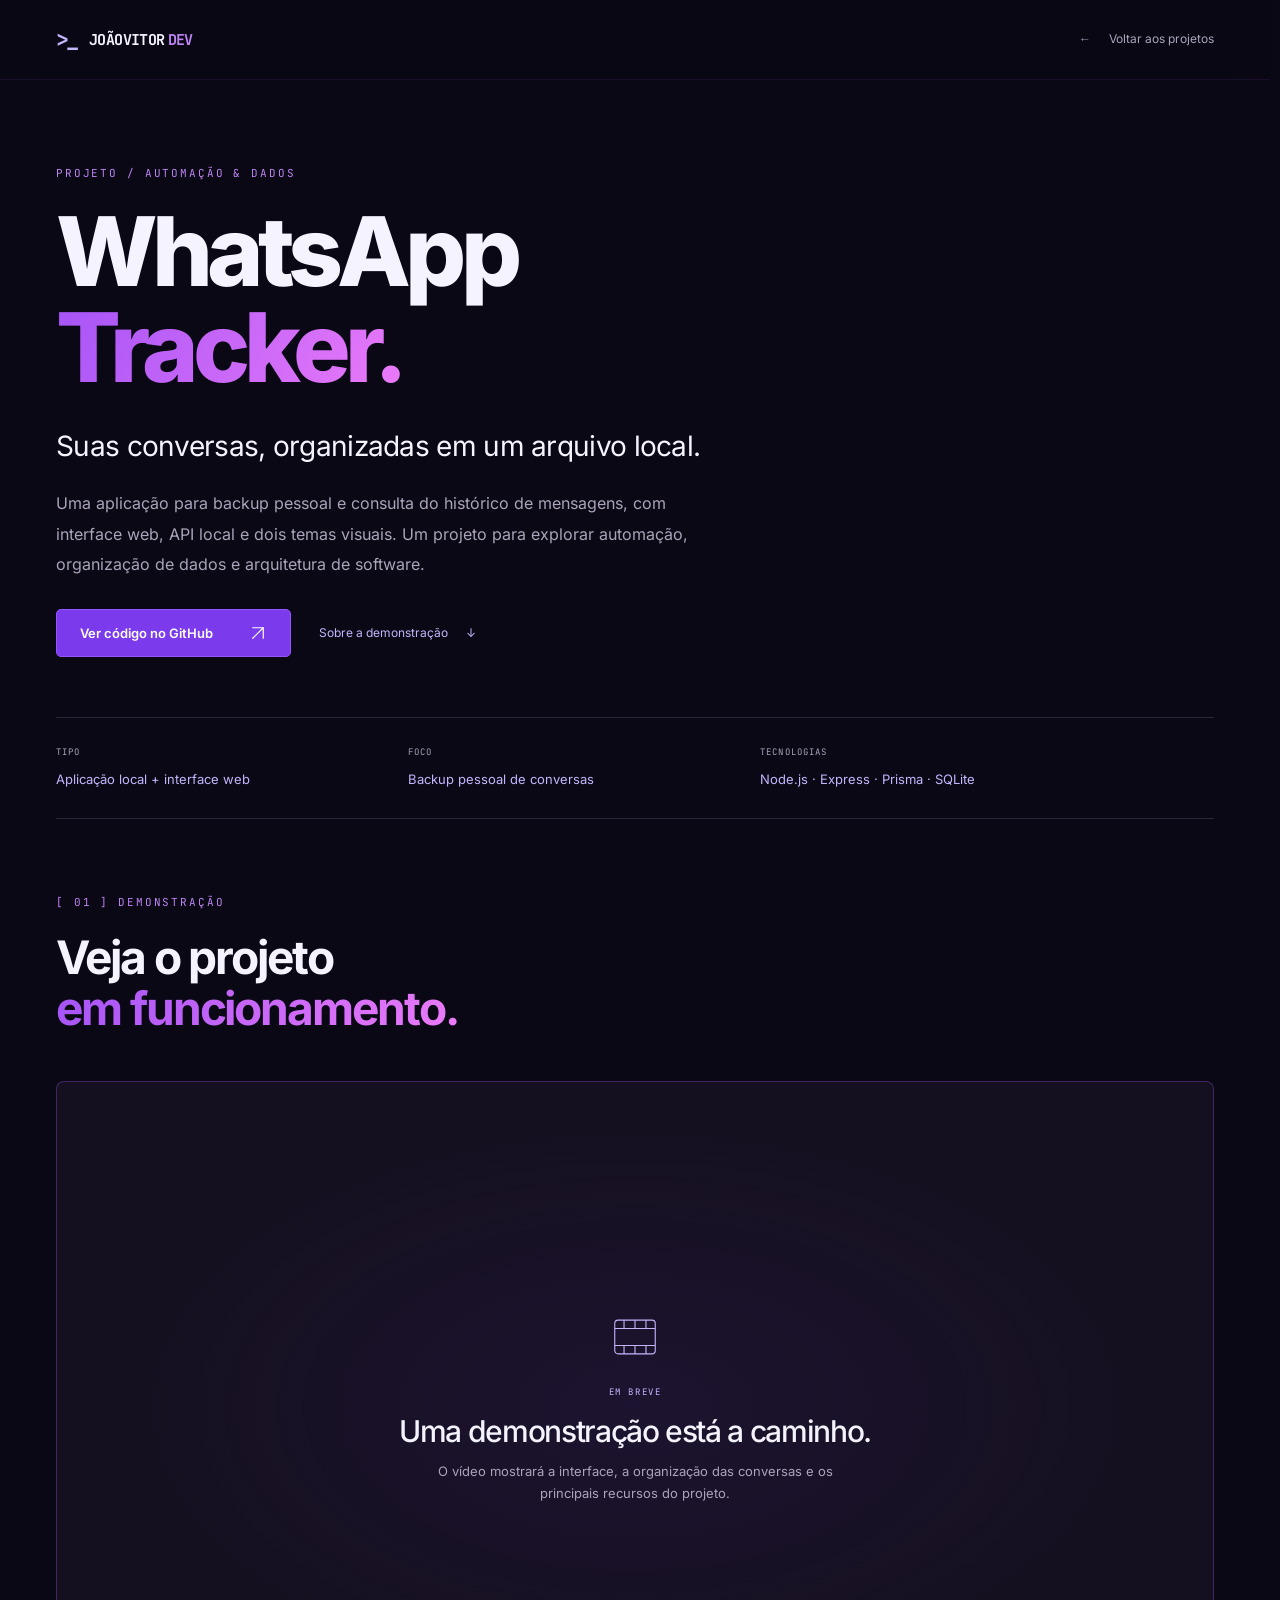
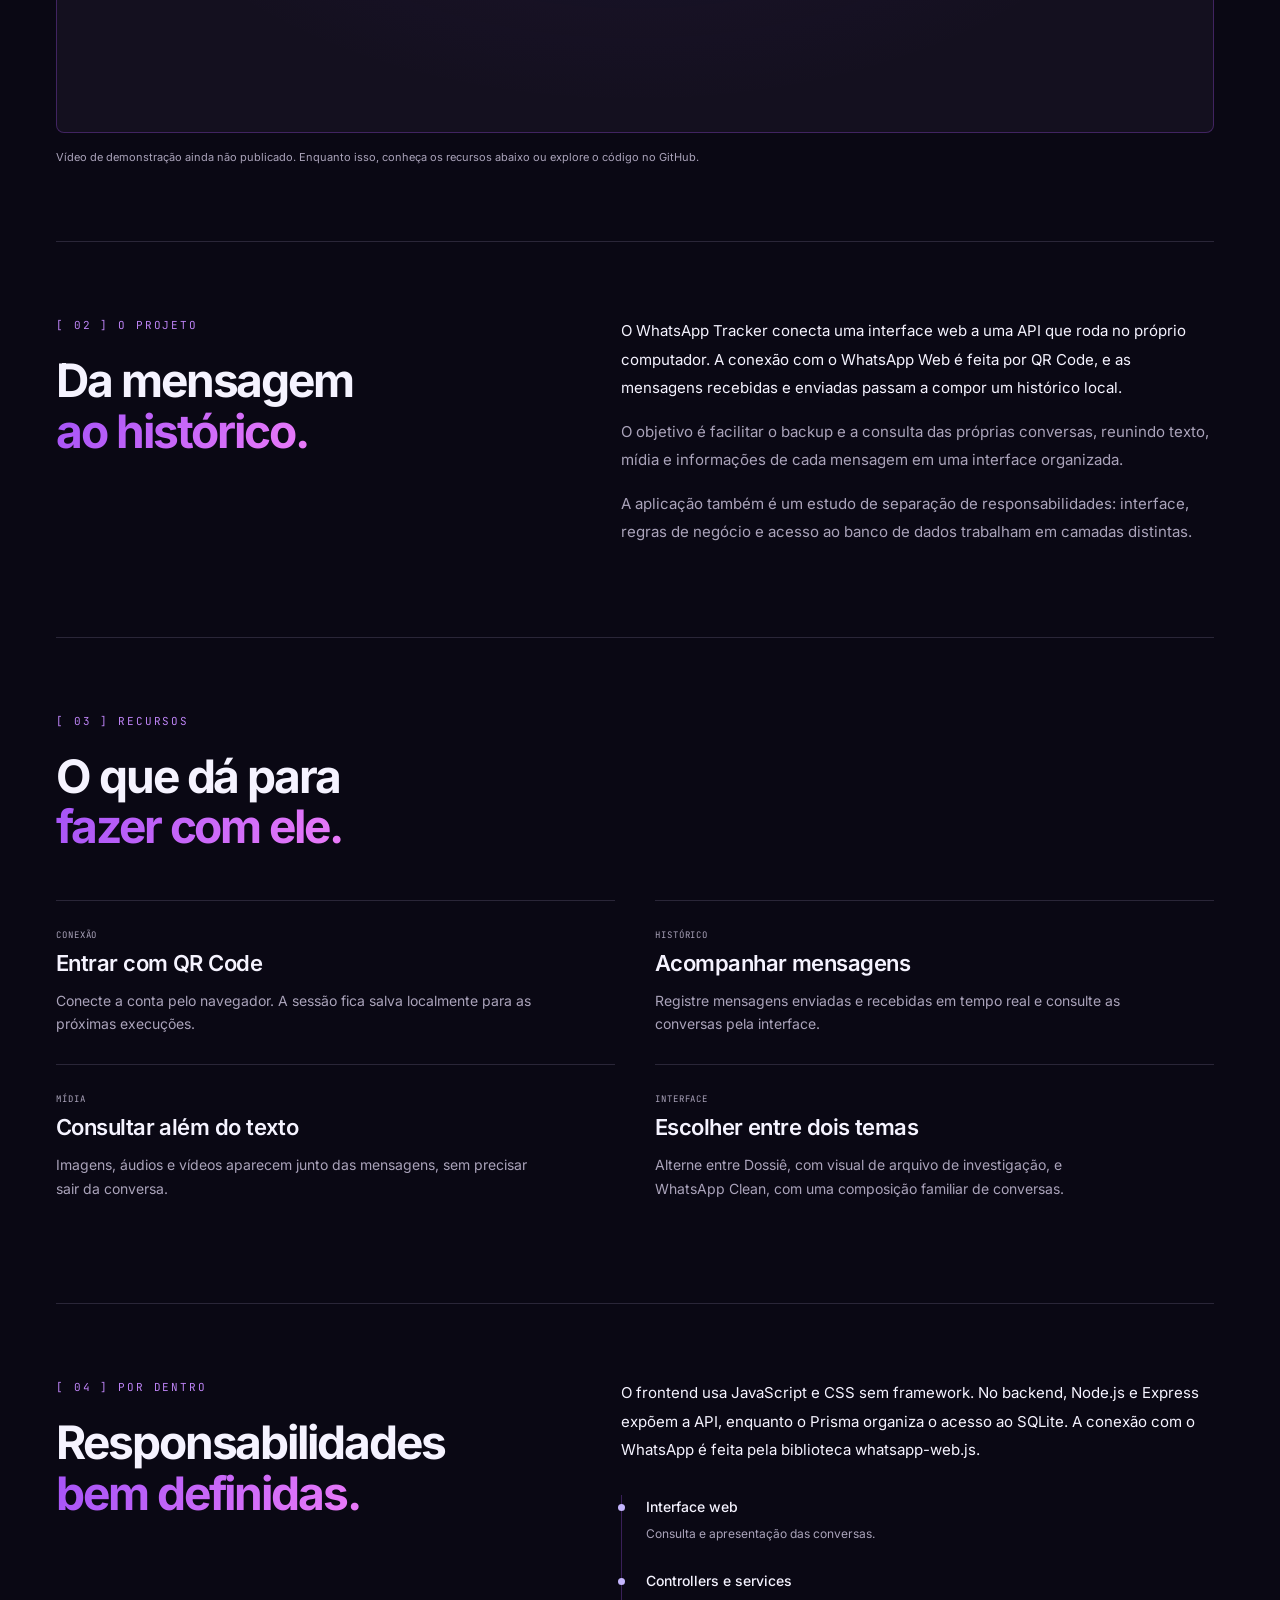
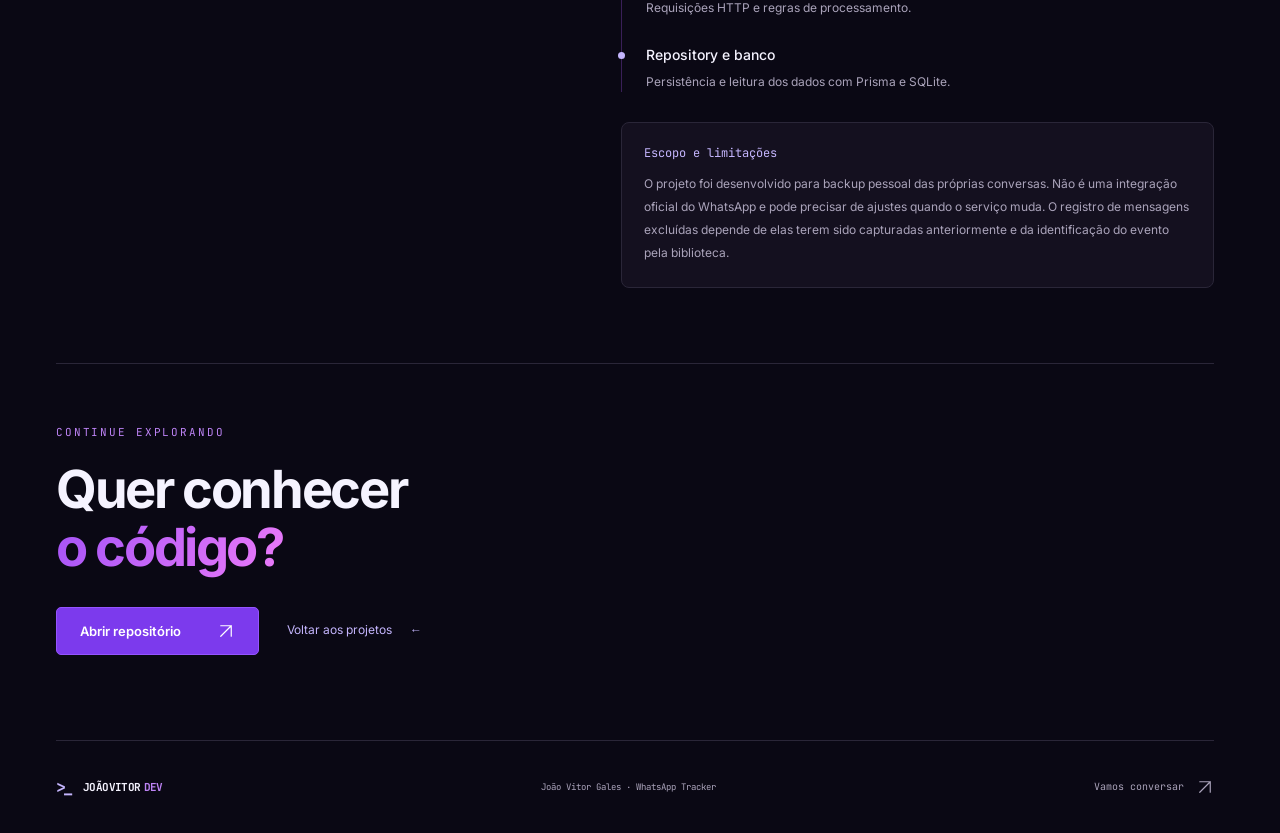
<file: whatsapp-tracker.html>
<!doctype html>
<html lang="pt-BR">
  <head>
    <meta charset="UTF-8" />
    <meta name="viewport" content="width=device-width, initial-scale=1" />
    <meta
      name="description"
      content="Conheça o WhatsApp Tracker, projeto de João Vitor Gales para backup pessoal e organização de mensagens com Node.js, Express e SQLite."
    />
    <meta name="theme-color" content="#0a0814" />
    <title>WhatsApp Tracker | João Vitor Gales</title>
    <link
      rel="preload"
      href="assets/fonts/inter-latin.woff2"
      as="font"
      type="font/woff2"
      crossorigin
    />
    <link
      rel="preload"
      href="assets/fonts/jetbrains-mono-latin.woff2"
      as="font"
      type="font/woff2"
      crossorigin
    />
    <link rel="stylesheet" href="style.css" />
  </head>
  <body class="project-page">
    <a class="skip-link" href="#main">Pular para o conteúdo</a>
    <header class="header">
      <div class="header-inner wrap">
        <a
          class="wordmark"
          href="index.html#perfil"
          aria-label="João Vitor Gales, início"
          ><span class="logo-prompt" aria-hidden="true">&gt;_</span>
          JOÃOVITOR<span class="logo-dev">DEV</span></a
        >
        <a class="text-link detail-back" href="index.html#projetos"
          ><span aria-hidden="true">←</span> Voltar aos projetos</a
        >
      </div>
    </header>
    <main id="main">
      <section class="detail-hero wrap" aria-labelledby="project-title">
        <p class="section-tag">PROJETO / AUTOMAÇÃO & DADOS</p>
        <h1 id="project-title">
          WhatsApp<br /><span class="gradient-text">Tracker.</span>
        </h1>
        <p class="detail-intro">
          Suas conversas, organizadas em um arquivo local.
        </p>
        <p class="detail-summary">
          Uma aplicação para backup pessoal e consulta do histórico de
          mensagens, com interface web, API local e dois temas visuais. Um
          projeto para explorar automação, organização de dados e arquitetura de
          software.
        </p>
        <div class="detail-actions">
          <a
            class="button primary"
            href="https://github.com/jvogales/whatsapp-tracker"
            target="_blank"
            rel="noopener noreferrer"
            >Ver código no GitHub
            <svg
              class="arrow"
              aria-hidden="true"
              viewBox="0 0 24 24"
              fill="none"
            >
              <path d="M5 19 19 5M5 5h14v14" /></svg
          ></a>
          <a class="text-link" href="#demonstracao"
            >Sobre a demonstração <span aria-hidden="true">↓</span></a
          >
        </div>
        <dl class="detail-facts">
          <div>
            <dt>TIPO</dt>
            <dd>Aplicação local + interface web</dd>
          </div>
          <div>
            <dt>FOCO</dt>
            <dd>Backup pessoal de conversas</dd>
          </div>
          <div>
            <dt>TECNOLOGIAS</dt>
            <dd>Node.js · Express · Prisma · SQLite</dd>
          </div>
        </dl>
      </section>
      <section
        class="detail-section wrap"
        id="demonstracao"
        aria-labelledby="demo-title"
      >
        <div class="section-heading">
          <p class="section-tag">[ 01 ] DEMONSTRAÇÃO</p>
          <h2 id="demo-title">
            Veja o projeto<br /><span class="gradient-text"
              >em funcionamento.</span
            >
          </h2>
        </div>
        <!-- FUTURO VÍDEO: substitua apenas a div .demo-placeholder abaixo por:
      <video class="demo-video" controls preload="metadata" aria-label="Demonstração do WhatsApp Tracker">
        <source src="assets/videos/whatsapp-tracker.mp4" type="video/mp4">
        Seu navegador não suporta vídeo. <a href="assets/videos/whatsapp-tracker.mp4">Baixar demonstração</a>.
      </video>
      Ao publicar o vídeo, adicione legendas em português com uma faixa track e atualize a legenda desta seção.
      -->
        <figure class="demo-figure">
          <div
            class="demo-placeholder"
            aria-label="Vídeo de demonstração ainda não disponível"
          >
            <svg
              class="demo-icon"
              aria-hidden="true"
              viewBox="0 0 64 64"
              fill="none"
            >
              <rect x="8" y="12" width="48" height="40" rx="4" />
              <path
                d="M8 22h48M8 42h48M19 12v10m13-10v10m13-10v10M19 42v10m13-10v10m13-10v10"
              />
            </svg>
            <span class="demo-status">EM BREVE</span>
            <h3>Uma demonstração está a caminho.</h3>
            <p>
              O vídeo mostrará a interface, a organização das conversas e os
              principais recursos do projeto.
            </p>
          </div>
          <figcaption>
            Vídeo de demonstração ainda não publicado. Enquanto isso, conheça os
            recursos abaixo ou explore o código no GitHub.
          </figcaption>
        </figure>
      </section>
      <section class="detail-section wrap" aria-labelledby="overview-title">
        <div class="detail-content-grid">
          <div>
            <p class="section-tag">[ 02 ] O PROJETO</p>
            <h2 id="overview-title">
              Da mensagem<br /><span class="gradient-text">ao histórico.</span>
            </h2>
          </div>
          <div class="detail-prose">
            <p>
              O WhatsApp Tracker conecta uma interface web a uma API que roda no
              próprio computador. A conexão com o WhatsApp Web é feita por QR
              Code, e as mensagens recebidas e enviadas passam a compor um
              histórico local.
            </p>
            <p>
              O objetivo é facilitar o backup e a consulta das próprias
              conversas, reunindo texto, mídia e informações de cada mensagem em
              uma interface organizada.
            </p>
            <p>
              A aplicação também é um estudo de separação de responsabilidades:
              interface, regras de negócio e acesso ao banco de dados trabalham
              em camadas distintas.
            </p>
          </div>
        </div>
      </section>
      <section class="detail-section wrap" aria-labelledby="features-title">
        <div class="section-heading">
          <p class="section-tag">[ 03 ] RECURSOS</p>
          <h2 id="features-title">
            O que dá para<br /><span class="gradient-text">fazer com ele.</span>
          </h2>
        </div>
        <div class="feature-grid">
          <article>
            <span class="fact-label">CONEXÃO</span>
            <h3>Entrar com QR Code</h3>
            <p>
              Conecte a conta pelo navegador. A sessão fica salva localmente
              para as próximas execuções.
            </p>
          </article>
          <article>
            <span class="fact-label">HISTÓRICO</span>
            <h3>Acompanhar mensagens</h3>
            <p>
              Registre mensagens enviadas e recebidas em tempo real e consulte
              as conversas pela interface.
            </p>
          </article>
          <article>
            <span class="fact-label">MÍDIA</span>
            <h3>Consultar além do texto</h3>
            <p>
              Imagens, áudios e vídeos aparecem junto das mensagens, sem
              precisar sair da conversa.
            </p>
          </article>
          <article>
            <span class="fact-label">INTERFACE</span>
            <h3>Escolher entre dois temas</h3>
            <p>
              Alterne entre Dossiê, com visual de arquivo de investigação, e
              WhatsApp Clean, com uma composição familiar de conversas.
            </p>
          </article>
        </div>
      </section>
      <section class="detail-section wrap" aria-labelledby="architecture-title">
        <div class="detail-content-grid">
          <div>
            <p class="section-tag">[ 04 ] POR DENTRO</p>
            <h2 id="architecture-title">
              Responsabilidades<br /><span class="gradient-text"
                >bem definidas.</span
              >
            </h2>
          </div>
          <div class="detail-prose">
            <p>
              O frontend usa JavaScript e CSS sem framework. No backend, Node.js
              e Express expõem a API, enquanto o Prisma organiza o acesso ao
              SQLite. A conexão com o WhatsApp é feita pela biblioteca
              whatsapp-web.js.
            </p>
            <ol class="architecture-flow">
              <li>
                <strong>Interface web</strong
                ><span>Consulta e apresentação das conversas.</span>
              </li>
              <li>
                <strong>Controllers e services</strong
                ><span>Requisições HTTP e regras de processamento.</span>
              </li>
              <li>
                <strong>Repository e banco</strong
                ><span
                  >Persistência e leitura dos dados com Prisma e SQLite.</span
                >
              </li>
            </ol>
            <aside class="project-note">
              <h3>Escopo e limitações</h3>
              <p>
                O projeto foi desenvolvido para backup pessoal das próprias
                conversas. Não é uma integração oficial do WhatsApp e pode
                precisar de ajustes quando o serviço muda. O registro de
                mensagens excluídas depende de elas terem sido capturadas
                anteriormente e da identificação do evento pela biblioteca.
              </p>
            </aside>
          </div>
        </div>
      </section>
      <section class="detail-closing wrap" aria-labelledby="closing-title">
        <p class="section-tag">CONTINUE EXPLORANDO</p>
        <h2 id="closing-title">
          Quer conhecer<br /><span class="gradient-text">o código?</span>
        </h2>
        <div class="detail-actions">
          <a
            class="button primary"
            href="https://github.com/jvogales/whatsapp-tracker"
            target="_blank"
            rel="noopener noreferrer"
            >Abrir repositório
            <svg
              class="arrow"
              aria-hidden="true"
              viewBox="0 0 24 24"
              fill="none"
            >
              <path d="M5 19 19 5M5 5h14v14" /></svg></a
          ><a class="text-link" href="index.html#projetos"
            >Voltar aos projetos <span aria-hidden="true">←</span></a
          >
        </div>
      </section>
    </main>
    <footer class="footer wrap">
      <a
        class="wordmark"
        href="index.html#perfil"
        aria-label="Voltar ao portfólio"
        ><span class="logo-prompt" aria-hidden="true">&gt;_</span>
        JOÃOVITOR<span class="logo-dev">DEV</span></a
      >
      <p>João Vitor Gales · WhatsApp Tracker</p>
      <a class="back-top" href="index.html#contato"
        >Vamos conversar
        <svg class="arrow" aria-hidden="true" viewBox="0 0 24 24" fill="none">
          <path d="M5 19 19 5M5 5h14v14" /></svg
      ></a>
    </footer>
  </body>
</html>
</file>
<file: style.css>
@font-face {
  font-family: Inter;
  src: url("assets/fonts/inter-latin.woff2") format("woff2");
  font-style: normal;
  font-weight: 100 900;
  font-display: swap;
}
@font-face {
  font-family: "JetBrains Mono";
  src: url("assets/fonts/jetbrains-mono-latin.woff2") format("woff2");
  font-style: normal;
  font-weight: 100 800;
  font-display: swap;
}
:root {
  color-scheme: dark;
  --bg: #0a0814;
  --surface: #14101f;
  --raised: #1e1830;
  --text: #f5f3ff;
  --muted: #aaa3ba;
  --accent: #7c3aed;
  --accent-light: #c4b5fd;
  --pink: #e879f9;
  --line: #2a2638;
  --success: #4ade80;
  --sans: Inter, Arial, sans-serif;
  --mono: "JetBrains Mono", Consolas, monospace;
  --radius: 8px;
  --scroll-thumb: #605471;
  --scroll-hover: #a855f7;
  --scroll-active: #c4b5fd;
  --header-height: 80px;
  --section-space: 110px;
}
* {
  box-sizing: border-box;
  scrollbar-width: thin;
  scrollbar-color: var(--scroll-thumb) var(--bg);
}
*::-webkit-scrollbar {
  width: 10px;
  height: 10px;
}
*::-webkit-scrollbar-track {
  background: var(--bg);
}
*::-webkit-scrollbar-thumb {
  background: var(--scroll-thumb);
  border: 2px solid var(--bg);
  border-radius: 6px;
}
*::-webkit-scrollbar-thumb:hover {
  background: var(--scroll-hover);
}
*::-webkit-scrollbar-thumb:active {
  background: var(--scroll-active);
}
html {
  scroll-behavior: smooth;
  scroll-padding-top: calc(var(--header-height) + 25px);
  scrollbar-gutter: stable;
}
body {
  margin: 0;
  background: var(--bg);
  color: var(--text);
  font: 400 16px/1.7 var(--sans);
}
a {
  color: inherit;
  text-decoration: none;
  cursor: pointer;
}
button {
  font: inherit;
  cursor: pointer;
}
a,
button {
  -webkit-tap-highlight-color: transparent;
}
a:focus-visible,
button:focus-visible {
  outline: 2px solid var(--accent-light);
  outline-offset: 5px;
}
a:active,
button:active {
  filter: brightness(1.2);
}
button:disabled {
  cursor: wait;
  opacity: 0.7;
}
::selection {
  background: var(--accent);
  color: #fff;
}
p,
h1,
h2,
h3 {
  margin-top: 0;
}
h1,
h2,
h3 {
  line-height: 1.12;
  letter-spacing: -0.045em;
}
button svg,
.arrow {
  width: 18px;
  height: 18px;
  fill: none;
  stroke: currentColor;
  stroke-width: 1.6;
  stroke-linecap: round;
  stroke-linejoin: round;
  flex: none;
}
.arrow {
  display: inline-block;
  vertical-align: middle;
  transition: transform 0.25s;
}
a:hover .arrow {
  transform: translate(3px, -3px);
}
.wrap {
  width: min(1240px, calc(100% - 112px));
  margin-inline: auto;
}
.gradient-text {
  color: var(--accent-light);
  background: linear-gradient(120deg, #a855f7 5%, var(--pink) 95%);
  background-clip: text;
  -webkit-background-clip: text;
  -webkit-text-fill-color: transparent;
}
.header {
  position: sticky;
  top: 0;
  z-index: 30;
  height: var(--header-height);
  border-bottom: 1px solid #a855f71a;
  background: #0a0814d9;
  backdrop-filter: blur(18px);
  transition: box-shadow 0.25s;
}
.header.scrolled {
  box-shadow: 0 5px 30px #0004;
  background: #0a0814f2;
}
.header-inner {
  height: 100%;
  display: flex;
  align-items: center;
  justify-content: space-between;
  gap: 30px;
}
.wordmark {
  font: 700 15px var(--mono);
  white-space: nowrap;
  letter-spacing: -0.6px;
  display: inline-flex;
  align-items: center;
}
.logo-prompt {
  font-size: 22px;
  margin-right: 13px;
  color: var(--accent-light);
  letter-spacing: -3px;
}
.logo-dev {
  color: #bd83f5;
  margin-left: 3px;
}
.header nav {
  display: flex;
  align-items: center;
  gap: 27px;
}
.header nav a {
  font-size: 12px;
  color: var(--muted);
  position: relative;
  line-height: 44px;
  transition: color 0.25s;
}
.header nav a:hover,
.header nav a[aria-current] {
  color: var(--accent-light);
}
.header nav a::after {
  content: "";
  position: absolute;
  bottom: 4px;
  left: 0;
  right: 0;
  height: 2px;
  background: #a855f7;
  transform: scaleX(0);
  transition: transform 0.25s;
}
.header nav a[aria-current]::after {
  transform: scaleX(1);
}
.menu-toggle {
  display: none;
}
.hero {
  position: relative;
  min-height: calc(100svh - var(--header-height));
  display: flex;
  flex-direction: column;
  justify-content: center;
  isolation: isolate;
  overflow: hidden;
  overflow: clip;
}
.hero::before {
  content: "";
  position: absolute;
  width: 650px;
  height: 650px;
  left: -270px;
  top: -220px;
  z-index: -2;
  background: radial-gradient(circle, #7c3aed2e, transparent 65%);
  pointer-events: none;
}
.hero::after {
  content: "";
  position: absolute;
  width: 600px;
  height: 600px;
  right: -200px;
  top: 5%;
  z-index: -2;
  background: radial-gradient(circle, #e879f913, transparent 65%);
  pointer-events: none;
}
#particles,
.hero-grid {
  position: absolute;
  inset: 0;
  width: 100%;
  height: 100%;
  pointer-events: none;
  z-index: -1;
}
.hero-grid {
  background-image:
    linear-gradient(#a855f708 1px, transparent 1px),
    linear-gradient(90deg, #a855f708 1px, transparent 1px);
  background-size: 56px 56px;
  mask-image: linear-gradient(#000b, transparent 95%);
}
.hero-content {
  display: grid;
  grid-template-columns: 1.4fr 1fr;
  gap: 75px;
  align-items: center;
  padding-top: 65px;
  padding-bottom: 90px;
}
.terminal-prompt {
  display: inline-flex;
  align-items: center;
  gap: 9px;
  background: #a855f70c;
  border: 1px solid #a855f740;
  border-radius: 4px;
  padding: 6px 12px;
  font: 12px/1.6 var(--mono);
  color: #b8b3c9;
  margin-bottom: 30px;
  white-space: nowrap;
}
.dot,
.online-dot {
  width: 6px;
  height: 6px;
  border-radius: 50%;
  display: inline-block;
  background: #a855f7;
  flex: none;
  box-shadow: 0 0 10px #a855f766;
}
.cursor {
  color: #c4b5fd;
  animation: blink 1.1s steps(2, end) infinite;
}
.hero h1 {
  font-size: clamp(64px, 7.4vw, 108px);
  font-weight: 800;
  line-height: 0.98;
  letter-spacing: -0.055em;
  margin: 0 0 24px;
}
.name-dot {
  -webkit-text-fill-color: var(--text);
  color: var(--text);
}
.hero-role {
  font: 400 clamp(14px, 1.5vw, 20px)/1.6 var(--mono);
  color: var(--accent-light);
  margin-bottom: 20px;
  display: flex;
  align-items: center;
  white-space: nowrap;
}
.typing-text {
  display: inline-block;
  overflow: hidden;
  animation: type-in 1.7s steps(26, end) both;
  max-width: 26ch;
}
.role-cursor {
  animation: blink 1s steps(2, end) infinite;
  margin-left: 3px;
}
.hero-tagline {
  font-size: 15px;
  line-height: 1.85;
  color: var(--muted);
  max-width: 440px;
  margin-bottom: 25px;
}
.hero-status {
  font: 11px/1.8 var(--mono);
  color: #b8b3c9;
  display: flex;
  align-items: center;
  gap: 9px;
  margin-bottom: 25px;
}
.online-dot {
  background: var(--success);
  box-shadow: 0 0 10px #4ade8030;
}
.hero-actions {
  display: flex;
  gap: 14px;
}
.button {
  display: inline-flex;
  align-items: center;
  justify-content: space-between;
  gap: 36px;
  padding: 11px 23px;
  min-height: 48px;
  min-width: 150px;
  font-size: 13px;
  font-weight: 600;
  border-radius: 5px;
  border: 1px solid transparent;
  transition:
    background 0.25s,
    box-shadow 0.25s,
    border-color 0.25s;
}
.primary {
  background: var(--accent);
  color: #fff;
  border-color: #9554ff;
}
.primary:hover {
  background: #6d28d9;
  box-shadow: 0 5px 30px #7c3aed40;
}
.secondary {
  border-color: #a855f75c;
  color: var(--accent-light);
  background: #a855f705;
}
.secondary:hover {
  background: #a855f71a;
  border-color: #a855f7;
}
.identity {
  position: relative;
  width: min(100%, 360px);
  aspect-ratio: 1;
  justify-self: center;
  display: grid;
  place-items: center;
  isolation: isolate;
}
.identity-ring {
  position: absolute;
  inset: -16px;
  border: 1px solid #a855f744;
  border-radius: 50%;
  box-shadow: 0 0 80px #7c3aed0a;
}
.identity-ring::before {
  content: "";
  position: absolute;
  inset: -12px;
  border-radius: 50%;
  border: 1px dashed #a855f724;
  animation: orbit 80s linear infinite;
}
.identity-grid {
  position: absolute;
  inset: 10px -30px;
  background: radial-gradient(#a855f750 1px, transparent 1px);
  background-size: 15px 15px;
  z-index: -1;
  mask-image: radial-gradient(circle, #000, transparent 75%);
}
.identity-core {
  display: flex;
  flex-direction: column;
  gap: 28px;
  align-items: center;
  justify-content: center;
  width: 100%;
  height: 100%;
  border: 1px solid #a855f74a;
  border-radius: 50%;
  background: radial-gradient(
    ellipse at 60% 30%,
    #3b1b5c 0%,
    #1b102d 45%,
    #100c1b 75%
  );
  box-shadow:
    0 0 55px #7c3aed12,
    inset 0 0 40px #a855f70a;
}
.identity-code {
  font: 500 clamp(44px, 5vw, 70px)/1 var(--mono);
  color: var(--accent-light);
  letter-spacing: -6px;
  text-shadow: 0 0 30px #a855f74a;
}
.identity-caption {
  font: 8px var(--mono);
  letter-spacing: 0.18em;
  color: #b8b3c9;
}
.online-badge {
  position: absolute;
  display: flex;
  align-items: center;
  gap: 7px;
  bottom: 8px;
  left: 50%;
  transform: translateX(-50%);
  border: 1px solid #a855f757;
  padding: 7px 15px;
  background: var(--surface);
  border-radius: 20px;
  font: 9px var(--mono);
  letter-spacing: 0.12em;
}
.online-badge .online-dot {
  width: 5px;
  height: 5px;
}
.identity-note {
  position: absolute;
  bottom: -55px;
  left: 50%;
  transform: translateX(-50%);
  white-space: nowrap;
  font: 9px var(--mono);
  letter-spacing: 0.08em;
  color: var(--muted);
}
.hero-foot {
  display: flex;
  align-items: center;
  justify-content: space-between;
  position: relative;
  padding-bottom: 30px;
}
.scroll-hint {
  display: flex;
  gap: 18px;
  align-items: center;
  font: 9px var(--mono);
  letter-spacing: 0.2em;
  color: var(--muted);
}
.scroll-line {
  display: block;
  width: 45px;
  height: 1px;
  background: #a855f7;
  position: relative;
  transform: rotate(90deg);
  margin-left: -10px;
}
.scroll-line::after {
  content: "";
  position: absolute;
  width: 10px;
  height: 1px;
  background: #e5cff8;
  animation: scroll-travel 2.5s ease-in-out infinite;
}
#motion-toggle {
  font: 9px var(--mono);
  padding: 9px 11px;
  border: 1px solid #a855f72b;
  background: var(--bg);
  border-radius: 4px;
  color: var(--muted);
}
#motion-toggle:hover {
  border-color: var(--accent-light);
  color: var(--text);
}
#motion-toggle span {
  margin-left: 10px;
}
.section {
  padding-block: var(--section-space);
  border-top: 1px solid var(--line);
}
.section-heading {
  margin-bottom: 48px;
}
.section-tag {
  font: 11px/1.6 var(--mono);
  color: #bd83f5;
  letter-spacing: 0.17em;
  margin-bottom: 20px;
}
h2 {
  font-size: clamp(36px, 4.1vw, 58px);
  font-weight: 700;
  line-height: 1.1;
  margin-bottom: 0;
}
.section-description {
  font-size: 15px;
  max-width: 510px;
  margin: 26px 0 0;
  color: var(--muted);
}
.about-grid {
  display: grid;
  grid-template-columns: 1.25fr 1fr;
  gap: 90px;
}
.about-story p {
  font-size: 15px;
  color: var(--muted);
  line-height: 1.9;
}
.about-story .about-lead {
  font-size: 22px;
  line-height: 1.7;
  color: #d6d0e4;
  margin-bottom: 27px;
  letter-spacing: -0.02em;
}
.about-lead strong {
  font-weight: 600;
  color: var(--text);
}
.about-facts {
  border-left: 1px solid #a855f733;
  padding-left: 40px;
}
.about-facts > div {
  padding-bottom: 21px;
  margin-bottom: 21px;
  border-bottom: 1px solid var(--line);
}
.fact-label {
  display: block;
  font: 9px var(--mono);
  letter-spacing: 0.1em;
  color: var(--muted);
  margin-bottom: 10px;
}
.about-facts strong {
  font-size: 14px;
  font-weight: 500;
  display: block;
  line-height: 1.6;
}
.fact-detail {
  display: block;
  color: var(--muted);
  font-size: 12px;
  margin-top: 5px;
}
.text-link {
  display: inline-flex;
  align-items: center;
  gap: 18px;
  font-size: 12px;
  color: var(--accent-light);
  min-height: 44px;
  transition: color 0.25s;
}
.text-link:hover {
  color: var(--pink);
}
.skills-section {
  overflow: hidden;
  overflow: clip;
}
.marquee {
  margin: 10px 0 50px;
  padding-block: 28px;
  border-block: 1px solid #a855f71f;
  background: #14101f55;
  mask-image: linear-gradient(
    90deg,
    transparent,
    #000 10%,
    #000 90%,
    transparent
  );
}
.marquee-track {
  display: flex;
  width: max-content;
  animation: marquee 45s linear infinite;
}
.marquee-group {
  display: flex;
  align-items: center;
  flex-shrink: 0;
  gap: 56px;
  padding-right: 56px;
}
.tech-item {
  display: flex;
  align-items: center;
  gap: 14px;
  color: #b8b3c9;
  font: 14px var(--mono);
}
.tech-item svg {
  width: 30px;
  height: 30px;
}
.marquee:hover .marquee-track {
  animation-play-state: paused;
}
.skills-grid {
  display: grid;
  grid-template-columns: repeat(9, minmax(0, 1fr));
  gap: 12px;
  padding: 0;
  list-style: none;
  margin: 0;
}
.skills-grid li {
  min-width: 0;
  display: flex;
  align-items: center;
  justify-content: center;
  flex-direction: column;
  gap: 15px;
  padding: 24px 7px;
  border: 1px solid var(--line);
  border-radius: var(--radius);
  background: var(--surface);
  color: #b8b3c9;
  transition:
    color 0.25s,
    border-color 0.25s,
    background 0.25s;
}
.skills-grid li:hover {
  color: var(--accent-light);
  border-color: #a855f777;
  background: #1e1431;
}
.skills-grid svg {
  width: 28px;
  height: 28px;
}
.skills-grid li span {
  font: 10px var(--mono);
}
.stack-note {
  font: 10px/1.8 var(--mono);
  color: var(--muted);
  margin: 25px 0 0;
}
.timeline {
  max-width: 900px;
}
.timeline-item {
  position: relative;
  margin-left: 25px;
  padding: 0 0 48px 55px;
  border-left: 1px solid #a855f74a;
}
.timeline-item:last-child {
  padding-bottom: 30px;
}
.timeline-marker {
  position: absolute;
  left: -25px;
  top: 0;
  display: grid;
  place-items: center;
  width: 50px;
  height: 50px;
  border: 1px solid #a855f74a;
  border-radius: 10px;
  background: var(--surface);
  font: 14px var(--mono);
  color: #c4b5fd;
}
.timeline-label {
  font: 9px/1.6 var(--mono);
  letter-spacing: 0.1em;
  color: var(--muted);
  margin-bottom: 12px;
}
.timeline h3 {
  font-size: 23px;
  font-weight: 600;
  letter-spacing: -0.025em;
  margin-bottom: 9px;
}
.timeline-company {
  font: 12px var(--mono);
  color: var(--accent-light);
  margin-bottom: 18px;
}
.timeline-item p:not([class]) {
  font-size: 14px;
  color: var(--muted);
  max-width: 680px;
}
.tags {
  display: flex;
  flex-wrap: wrap;
  gap: 7px;
  list-style: none;
  padding: 0;
  margin: 0;
}
.tags li {
  font: 10px/1.7 var(--mono);
  padding: 3px 9px;
  border: 1px solid #a855f72b;
  background: #a855f705;
  border-radius: 4px;
  color: #b8b3c9;
}
.disclosure-button {
  display: flex;
  align-items: center;
  gap: 12px;
  margin: 15px 0 0 79px;
  padding: 11px 16px;
  background: transparent;
  color: var(--accent-light);
  border: 1px solid #a855f74d;
  border-radius: 4px;
  font: 11px var(--mono);
  min-height: 44px;
  transition:
    background 0.25s,
    border-color 0.25s;
}
.disclosure-button:hover {
  background: #a855f712;
  border-color: #a855f7;
}
.disclosure-symbol {
  margin-left: 15px;
}
.projects-heading {
  display: flex;
  justify-content: space-between;
  align-items: flex-end;
  gap: 25px;
}
.project-grid {
  display: grid;
  grid-template-columns: 1fr 1fr;
  gap: 28px;
}
.project {
  min-width: 0;
  border: 1px solid var(--line);
  border-radius: var(--radius);
  overflow: hidden;
  background: linear-gradient(150deg, #181322, #100c19);
  transition:
    border-color 0.25s,
    box-shadow 0.25s;
}
.project:hover {
  border-color: #a855f76b;
  box-shadow: 0 0 30px #7c3aed08;
}
.preview,
.project-visual {
  position: relative;
  display: block;
  aspect-ratio: 1.65;
  overflow: hidden;
  background: var(--raised);
  border-bottom: 1px solid var(--line);
}
.preview {
  padding: 20px 22px 0;
}
.browser-top {
  height: 24px;
  background: #e9edf2;
  display: flex;
  align-items: center;
  gap: 4px;
  padding: 0 10px;
  color: #576271;
  border-radius: 5px 5px 0 0;
}
.browser-top i {
  width: 5px;
  height: 5px;
  border-radius: 50%;
  background: #a6b0bb;
}
.browser-top span {
  font: 8px var(--sans);
  margin-inline: auto;
  padding-right: 24px;
}
.preview img {
  width: 100%;
  height: auto;
  display: block;
  transform-origin: top;
  transition: transform 0.35s;
}
.preview:hover img {
  transform: scale(1.025);
}
.preview-business {
  background: #191523;
}
.preview-taskflow {
  background: #201b2e;
}
.preview-action {
  position: absolute;
  bottom: 15px;
  right: 15px;
  background: #100c19ed;
  border: 1px solid #a855f76b;
  border-radius: 4px;
  font: 9px var(--mono);
  padding: 7px 10px;
  color: var(--text);
}
.preview-action .arrow {
  width: 11px;
  height: 11px;
}
.project-info {
  padding: 25px;
}
.project-topline {
  display: flex;
  gap: 18px;
  align-items: center;
  margin-bottom: 15px;
}
.project-index {
  font: 400 29px/1 var(--mono);
  letter-spacing: -2px;
  color: #a855f7;
}
.project-kind {
  font: 8px/1.7 var(--mono);
  letter-spacing: 0.07em;
  color: var(--muted);
  margin: 0;
}
.project h3 {
  font-size: 25px;
  font-weight: 600;
  letter-spacing: -0.035em;
  margin-bottom: 14px;
  transition: color 0.25s;
}
.project:hover h3 {
  color: var(--accent-light);
}
.project-info > p {
  font-size: 13px;
  color: var(--muted);
  line-height: 1.85;
  margin-bottom: 25px;
  min-height: 72px;
}
.project-bottom {
  display: flex;
  justify-content: space-between;
  align-items: center;
  gap: 12px;
}
.project-bottom .tags li {
  font-size: 9px;
}
.project-link {
  font: 10px var(--mono);
  white-space: nowrap;
  display: inline-flex;
  gap: 10px;
  align-items: center;
  min-height: 44px;
  color: var(--accent-light);
}
.project-link:hover {
  color: var(--pink);
}
.project-link .arrow {
  width: 14px;
  height: 14px;
}
.project-visual {
  display: grid;
  place-items: center;
}
.games-visual {
  background: #1a1825;
}
.memory-cards {
  display: grid;
  grid-template-columns: repeat(3, 58px);
  gap: 9px;
  transform: rotate(-9deg);
  margin-bottom: 15px;
}
.memory-cards span {
  height: 65px;
  display: grid;
  place-items: center;
  background: #39304e;
  color: #d9c6ee;
  font-size: 30px;
  border: 1px solid #a855f73b;
  border-radius: 7px;
  box-shadow: 0 6px 0 #0d0918;
}
.memory-cards span:nth-child(3n) {
  background: #272036;
  color: #b8a5d2;
}
.visual-caption {
  position: absolute;
  bottom: 17px;
  font: 8px var(--mono);
  letter-spacing: 0.1em;
  color: #b8b3c9;
}
.tracker-visual {
  background: #1f1a25;
}
.message-art {
  width: 72%;
  border: 1px solid #796d544f;
  background: #14131a;
  transform: rotate(-4deg);
  border-radius: 6px;
  padding: 22px;
  box-shadow: 0 18px 45px #0003;
  margin-bottom: 20px;
}
.message-header {
  display: block;
  color: #e1cca1;
  font:
    22px Georgia,
    serif;
  border-bottom: 1px solid #34303c;
  padding-bottom: 12px;
}
.message-header small {
  display: block;
  font: 8px var(--mono);
  color: var(--muted);
  margin-top: 5px;
}
.message-line {
  display: flex;
  align-items: center;
  gap: 12px;
  padding: 11px 0;
  border-bottom: 1px solid #2c2734;
}
.message-line i {
  width: 16px;
  height: 16px;
  background: #414047;
  border-radius: 50%;
}
.message-line b {
  height: 4px;
  background: #746c7e;
  width: 55%;
  border-radius: 2px;
}
.message-line em {
  height: 3px;
  background: #48404f;
  width: 15%;
  margin-left: auto;
}
.message-foot {
  display: block;
  font: 7px var(--mono);
  color: var(--muted);
  margin-top: 12px;
}
.contact {
  text-align: center;
  background: radial-gradient(ellipse at 50% 70%, #7c3aed0e, transparent 65%);
}
.contact h2 {
  font-size: clamp(38px, 5vw, 68px);
  line-height: 1.16;
}
.contact-description {
  font-size: 14px;
  color: var(--muted);
  margin: 25px auto 30px;
}
.contact-email {
  display: inline-flex;
  align-items: center;
  border: 1px solid #a855f76b;
  border-radius: 6px;
  background: #a855f70c;
  overflow: hidden;
  max-width: 100%;
}
.email-link {
  font: clamp(12px, 1.6vw, 20px)/1.5 var(--mono);
  color: var(--accent-light);
  padding: 18px 22px;
  overflow-wrap: anywhere;
}
.email-link:hover {
  color: var(--text);
}
.copy-button {
  display: flex;
  align-items: center;
  justify-content: center;
  gap: 9px;
  min-height: 60px;
  padding: 12px 17px;
  border: 0;
  border-left: 1px solid #a855f74a;
  background: transparent;
  color: var(--accent-light);
}
.copy-button span {
  font: 10px var(--mono);
}
.copy-button:hover {
  background: #a855f71a;
  color: var(--text);
}
#copy-status {
  font: 11px/1.7 var(--mono);
  min-height: 40px;
  margin: 12px auto 22px;
  color: var(--accent-light);
  max-width: 650px;
}
.contact-socials {
  display: flex;
  justify-content: center;
  gap: 16px;
}
.contact-socials a {
  display: flex;
  gap: 22px;
  align-items: center;
  justify-content: space-between;
  padding: 17px 23px;
  min-width: 160px;
  border: 1px solid var(--line);
  border-radius: 5px;
  font-size: 12px;
  color: #b8b3c9;
  transition:
    border-color 0.25s,
    background 0.25s;
}
.contact-socials a:hover {
  border-color: #a855f76b;
  background: #a855f70a;
  color: var(--accent-light);
}
.footer {
  border-top: 1px solid var(--line);
  display: flex;
  align-items: center;
  justify-content: space-between;
  gap: 25px;
  padding-block: 35px;
}
.footer .wordmark {
  font-size: 11px;
}
.footer .logo-prompt {
  font-size: 17px;
}
.footer p {
  font: 9px var(--mono);
  color: var(--muted);
  margin: 0;
}
.back-top {
  font: 10px var(--mono);
  color: var(--muted);
  display: flex;
  gap: 12px;
  align-items: center;
}
.back-top:hover {
  color: var(--accent-light);
}
.skip-link {
  position: fixed;
  left: 15px;
  top: -100px;
  background: var(--accent);
  color: #fff;
  padding: 10px 20px;
  z-index: 40;
}
.skip-link:focus {
  top: 15px;
}
[hidden] {
  display: none !important;
}
.reveal {
  transition:
    opacity 0.6s ease,
    transform 0.6s ease;
}
.reveal.pending {
  opacity: 0;
  transform: translateY(18px);
}
.motion-paused *,
.motion-paused *::before,
.motion-paused *::after {
  animation-play-state: paused !important;
}
.motion-paused .typing-text {
  animation: none;
  max-width: none;
}
.motion-paused .reveal.pending {
  opacity: 1;
  transform: none;
}
@keyframes blink {
  50% {
    opacity: 0;
  }
}
@keyframes orbit {
  to {
    transform: rotate(360deg);
  }
}
@keyframes type-in {
  from {
    max-width: 0;
  }
  to {
    max-width: 26ch;
  }
}
@keyframes marquee {
  to {
    transform: translateX(-50%);
  }
}
@keyframes scroll-travel {
  0%,
  100% {
    left: 0;
    opacity: 0.2;
  }
  50% {
    left: 35px;
    opacity: 1;
  }
}
@media (min-width: 1600px) {
  .hero-content {
    padding-block: 100px 120px;
  }
}
@media (max-width: 1100px) {
  .wrap {
    width: calc(100% - 80px);
  }
  .header nav {
    gap: 18px;
  }
  .header nav a {
    font-size: 11px;
  }
  .wordmark {
    font-size: 13px;
  }
  .hero-content {
    gap: 50px;
  }
  .identity {
    max-width: 290px;
  }
  .hero h1 {
    font-size: 84px;
  }
  .skills-grid {
    grid-template-columns: repeat(5, 1fr);
  }
  .about-grid {
    gap: 50px;
  }
  .project-info {
    padding: 22px;
  }
  .project-info > p {
    min-height: 96px;
  }
  .project-bottom {
    flex-wrap: wrap;
  }
  .message-art {
    padding: 15px;
  }
  .contact-socials a {
    min-width: 150px;
  }
}
@media (max-width: 820px) {
  :root {
    --header-height: 72px;
    --section-space: 80px;
  }
  .wrap {
    width: calc(100% - 48px);
  }
  .header-inner {
    gap: 15px;
  }
  .menu-toggle {
    display: flex;
    align-items: center;
    gap: 9px;
    background: none;
    border: 1px solid var(--line);
    padding: 10px 12px;
    border-radius: 4px;
    color: var(--text);
    font: 10px var(--mono);
    min-height: 44px;
  }
  .menu-toggle:hover {
    border-color: var(--accent-light);
  }
  .menu-icon {
    display: block;
    width: 16px;
    height: 10px;
    border-top: 1px solid currentColor;
    border-bottom: 1px solid currentColor;
    position: relative;
  }
  .menu-icon::after {
    content: "";
    position: absolute;
    left: 0;
    right: 0;
    top: 4px;
    border-top: 1px solid currentColor;
  }
  .header nav {
    display: none;
    position: absolute;
    left: 0;
    right: 0;
    top: calc(var(--header-height) - 1px);
    background: #100c19fa;
    border-bottom: 1px solid var(--line);
    padding: 14px 24px 24px;
    grid-template-columns: 1fr 1fr;
    gap: 7px 25px;
  }
  .header nav.open {
    display: grid;
  }
  .header nav a {
    font-size: 13px;
    padding: 0 8px;
    line-height: 48px;
  }
  .header nav a::after {
    right: auto;
    width: 20px;
    left: 8px;
  }
  .hero-content {
    gap: 40px;
    grid-template-columns: 1.3fr 1fr;
    padding-top: 70px;
    padding-bottom: 90px;
  }
  .hero h1 {
    font-size: 72px;
  }
  .hero-role {
    font-size: 13px;
  }
  .hero-tagline {
    font-size: 13px;
  }
  .hero-status {
    font-size: 9px;
  }
  .hero-actions {
    gap: 10px;
  }
  .button {
    min-width: 120px;
    padding: 10px 16px;
    font-size: 12px;
    gap: 20px;
  }
  .identity {
    max-width: 240px;
  }
  .identity-code {
    font-size: 45px;
  }
  .identity-caption {
    font-size: 7px;
  }
  .terminal-prompt {
    font-size: 10px;
  }
  .identity-note {
    font-size: 8px;
  }
  .about-grid {
    gap: 35px;
  }
  .about-story .about-lead {
    font-size: 19px;
  }
  .about-facts {
    padding-left: 25px;
  }
  .project-grid {
    gap: 20px;
  }
  .project h3 {
    font-size: 22px;
  }
  .project-info {
    padding: 20px;
  }
  .project-info > p {
    min-height: 120px;
  }
  .project-kind {
    font-size: 7px;
  }
  .project-topline {
    gap: 12px;
  }
  .preview {
    padding: 15px 15px 0;
  }
  .memory-cards {
    grid-template-columns: repeat(3, 44px);
    gap: 7px;
  }
  .memory-cards span {
    height: 48px;
    font-size: 25px;
  }
  .message-art {
    transform: rotate(-4deg) scale(0.85);
    width: 85%;
    margin-bottom: 14px;
  }
  .message-line {
    padding: 8px 0;
  }
  .message-header {
    font-size: 18px;
  }
  .message-header small {
    font-size: 6px;
  }
  .message-foot {
    font-size: 6px;
  }
  .visual-caption {
    font-size: 6px;
    bottom: 12px;
  }
  .footer {
    flex-wrap: wrap;
  }
  .footer p {
    font-size: 8px;
  }
}
@media (max-width: 600px) {
  :root {
    --section-space: 65px;
  }
  .wrap {
    width: calc(100% - 40px);
  }
  .header .wordmark {
    font-size: 12px;
  }
  .logo-prompt {
    font-size: 19px;
    margin-right: 10px;
  }
  .hero {
    min-height: 0;
  }
  .hero-content {
    grid-template-columns: 1fr;
    padding-top: 60px;
    padding-bottom: 65px;
    gap: 65px;
  }
  .hero h1 {
    font-size: clamp(62px, 16vw, 90px);
    margin-bottom: 22px;
  }
  .terminal-prompt {
    margin-bottom: 26px;
    font-size: 10px;
  }
  .hero-role {
    font-size: 13px;
    margin-bottom: 18px;
  }
  .hero-tagline {
    font-size: 14px;
    max-width: 380px;
  }
  .hero-status {
    font-size: 9px;
  }
  .hero-actions .button {
    min-width: 140px;
    min-height: 48px;
  }
  .identity {
    max-width: 230px;
    margin-bottom: 30px;
  }
  .identity-code {
    font-size: 48px;
  }
  .identity-caption {
    font-size: 7px;
  }
  .identity-note {
    bottom: -48px;
  }
  .hero-foot {
    padding-bottom: 25px;
  }
  .scroll-hint {
    font-size: 7px;
    gap: 14px;
  }
  .scroll-line {
    width: 32px;
  }
  .scroll-line::after {
    animation: none;
    left: 15px;
  }
  #motion-toggle {
    font-size: 8px;
    padding: 9px;
  }
  .section-tag {
    font-size: 9px;
    margin-bottom: 17px;
  }
  .section-heading {
    margin-bottom: 33px;
  }
  h2 {
    font-size: clamp(33px, 8vw, 44px);
  }
  .about-grid {
    grid-template-columns: 1fr;
    gap: 27px;
  }
  .about-story .about-lead {
    font-size: 20px;
  }
  .about-story p {
    font-size: 14px;
  }
  .about-facts {
    padding-left: 22px;
  }
  .about-facts > div {
    padding-bottom: 18px;
    margin-bottom: 18px;
  }
  .skills-grid {
    grid-template-columns: repeat(3, 1fr);
    gap: 9px;
  }
  .skills-grid li {
    padding: 20px 8px;
  }
  .skills-grid svg {
    width: 26px;
    height: 26px;
  }
  .skills-grid li span {
    font-size: 9px;
  }
  .marquee {
    margin-bottom: 30px;
    padding-block: 23px;
  }
  .marquee-group {
    gap: 32px;
    padding-right: 32px;
  }
  .tech-item {
    font-size: 12px;
    gap: 10px;
  }
  .tech-item svg {
    width: 24px;
    height: 24px;
  }
  .stack-note {
    font-size: 9px;
  }
  .section-description {
    font-size: 13px;
  }
  .timeline-item {
    margin-left: 18px;
    padding-left: 35px;
    padding-bottom: 36px;
  }
  .timeline-marker {
    width: 36px;
    height: 36px;
    left: -18px;
    font-size: 10px;
    border-radius: 7px;
  }
  .timeline h3 {
    font-size: 20px;
  }
  .timeline-label {
    font-size: 8px;
  }
  .timeline-company {
    font-size: 10px;
    line-height: 1.8;
  }
  .timeline-item p:not([class]) {
    font-size: 13px;
  }
  .disclosure-button {
    margin-left: 52px;
    font-size: 9px;
    gap: 9px;
    padding: 10px 12px;
  }
  .disclosure-symbol {
    margin-left: 0;
  }
  .projects-heading {
    display: block;
  }
  .projects-heading > .text-link {
    margin-top: 22px;
  }
  .project-grid {
    grid-template-columns: 1fr;
    gap: 25px;
  }
  .project h3 {
    font-size: 24px;
  }
  .project-info > p {
    min-height: 0;
  }
  .project-info {
    padding: 23px;
  }
  .project-kind {
    font-size: 8px;
  }
  .project-topline {
    gap: 17px;
  }
  .project-bottom {
    flex-wrap: nowrap;
  }
  .project-bottom .tags li {
    font-size: 8px;
    padding: 3px 7px;
  }
  .project-link {
    font-size: 9px;
    gap: 5px;
  }
  .preview {
    padding: 18px 18px 0;
  }
  .memory-cards {
    grid-template-columns: repeat(3, 50px);
  }
  .memory-cards span {
    height: 57px;
  }
  .message-art {
    transform: rotate(-4deg) scale(0.9);
    width: 80%;
    padding: 18px;
  }
  .message-header small {
    font-size: 7px;
  }
  .message-line {
    padding: 10px 0;
  }
  .message-foot {
    font-size: 7px;
  }
  .visual-caption {
    font-size: 7px;
  }
  .contact h2 {
    font-size: clamp(32px, 8.5vw, 45px);
  }
  .contact-description {
    font-size: 13px;
  }
  .contact-email {
    display: flex;
    flex-direction: column;
    border-radius: 6px;
  }
  .email-link {
    padding: 17px 10px;
    font-size: clamp(11px, 3.2vw, 14px);
  }
  .copy-button {
    width: 100%;
    min-height: 44px;
    padding: 10px;
    border-left: 0;
    border-top: 1px solid #a855f73b;
  }
  .copy-button svg {
    width: 15px;
    height: 15px;
  }
  .contact-socials {
    gap: 8px;
    flex-wrap: wrap;
  }
  .contact-socials a {
    min-width: 0;
    flex: 1;
    padding: 12px;
    gap: 9px;
    font-size: 10px;
    white-space: nowrap;
  }
  .contact-socials .arrow {
    width: 13px;
    height: 13px;
  }
  #copy-status {
    font-size: 9px;
    margin-bottom: 15px;
  }
  .footer {
    padding-block: 27px;
    gap: 22px;
  }
  .footer .wordmark {
    font-size: 10px;
  }
  .footer .back-top {
    font-size: 9px;
    margin-left: auto;
  }
  .footer p {
    order: 3;
    width: 100%;
  }
}
@media (prefers-reduced-motion: reduce) {
  html {
    scroll-behavior: auto;
  }
  *,
  *::before,
  *::after {
    animation: none !important;
    transition: none !important;
  }
  .typing-text {
    max-width: none;
  }
  .reveal.pending {
    opacity: 1;
    transform: none;
  }
  .marquee-track {
    transform: none;
  }
}
@media (forced-colors: active) {
  * {
    scrollbar-color: auto;
  }
  .gradient-text {
    background: none;
    -webkit-text-fill-color: CanvasText;
    color: CanvasText;
  }
  .name-dot {
    -webkit-text-fill-color: CanvasText;
  }
  .hero-grid,
  #particles {
    display: none;
  }
  .identity-core,
  .primary,
  .project,
  .timeline-marker {
    border: 1px solid CanvasText;
  }
}
@media (max-width: 820px) {
  html:not(.js) .header {
    height: auto;
    position: relative;
  }
  html:not(.js) .header-inner {
    flex-wrap: wrap;
    padding-block: 20px;
  }
  html:not(.js) .header nav {
    position: static;
    display: flex;
    flex-wrap: wrap;
    padding: 0;
    border: 0;
    background: none;
    gap: 6px 20px;
  }
  html:not(.js) .menu-toggle {
    display: none;
  }
}

.project-card-link {
  display: block;
  height: 100%;
}
.project.featured:focus-within {
  outline: 2px solid var(--accent-light);
  outline-offset: 5px;
}

/* Project details share the portfolio's typography, colors and controls. */
.project-detail-card:focus-within {
  outline: 2px solid var(--accent-light);
  outline-offset: 5px;
}
.project-page .header {
  height: var(--header-height);
  position: sticky;
}
.project-page .header-inner {
  flex-wrap: nowrap;
  padding-block: 0;
}
.detail-back {
  color: var(--muted);
}
.detail-hero {
  padding-top: 85px;
}
.detail-hero h1 {
  font-size: clamp(56px, 7.5vw, 104px);
  line-height: 1;
  font-weight: 800;
  letter-spacing: -0.06em;
  margin-bottom: 28px;
}
.detail-intro {
  font-size: clamp(20px, 2.4vw, 28px);
  letter-spacing: -0.025em;
  margin-bottom: 18px;
}
.detail-summary {
  max-width: 680px;
  color: var(--muted);
  font-size: 16px;
  line-height: 1.9;
}
.detail-actions {
  display: flex;
  align-items: center;
  gap: 28px;
  flex-wrap: wrap;
  margin-top: 30px;
}
.detail-facts {
  display: grid;
  grid-template-columns: 1fr 1fr 1.4fr;
  gap: 28px;
  border-top: 1px solid var(--line);
  margin: 60px 0 0;
  padding-block: 28px;
}
.detail-facts dt {
  font: 9px var(--mono);
  color: var(--muted);
  letter-spacing: 0.12em;
  margin-bottom: 10px;
}
.detail-facts dd {
  margin: 0;
  font-size: 13px;
  color: var(--accent-light);
}
.detail-section {
  border-top: 1px solid var(--line);
  padding-block: 75px;
}
.detail-section h2 {
  font-size: clamp(32px, 3.6vw, 48px);
}
.demo-figure {
  margin: 0;
}
.demo-placeholder {
  aspect-ratio: 16 / 9;
  min-height: 280px;
  display: flex;
  flex-direction: column;
  align-items: center;
  justify-content: center;
  text-align: center;
  padding: 36px;
  border: 1px solid #a855f74d;
  border-radius: var(--radius);
  background:
    radial-gradient(ellipse at center, #7c3aed14, transparent 65%),
    var(--surface);
}
.demo-icon {
  width: 54px;
  height: 54px;
  stroke: var(--accent-light);
  stroke-width: 1.3;
  margin-bottom: 22px;
}
.demo-status {
  color: var(--accent-light);
  font: 9px var(--mono);
  letter-spacing: 0.18em;
  margin-bottom: 17px;
}
.demo-placeholder h3 {
  font-size: clamp(20px, 2.5vw, 30px);
  font-weight: 500;
  margin-bottom: 12px;
}
.demo-placeholder p {
  color: var(--muted);
  font-size: 13px;
  max-width: 430px;
  margin: 0;
}
.demo-figure figcaption {
  color: var(--muted);
  font-size: 11px;
  margin-top: 15px;
  max-width: 680px;
}
.demo-video {
  width: 100%;
  aspect-ratio: 16 / 9;
  display: block;
  background: #000;
  border: 1px solid var(--line);
  border-radius: var(--radius);
}
.detail-content-grid {
  display: grid;
  grid-template-columns: 1fr 1.2fr;
  gap: 70px;
}
.detail-prose p {
  color: var(--muted);
  font-size: 15px;
  line-height: 1.9;
}
.detail-prose > p:first-child {
  color: var(--text);
}
.feature-grid {
  display: grid;
  grid-template-columns: 1fr 1fr;
  gap: 0 40px;
}
.feature-grid article {
  padding: 28px 0;
  border-top: 1px solid var(--line);
}
.feature-grid h3 {
  font-size: 22px;
  letter-spacing: -0.025em;
  font-weight: 600;
  margin-bottom: 13px;
}
.feature-grid p {
  color: var(--muted);
  font-size: 14px;
  max-width: 480px;
  margin-bottom: 0;
}
.architecture-flow {
  list-style: none;
  padding: 0;
  margin: 30px 0;
  border-left: 1px solid #a855f74d;
}
.architecture-flow li {
  padding: 0 0 25px 24px;
  position: relative;
}
.architecture-flow li:last-child {
  padding-bottom: 0;
}
.architecture-flow li::before {
  content: "";
  position: absolute;
  left: -4px;
  top: 9px;
  width: 7px;
  height: 7px;
  border-radius: 50%;
  background: var(--accent-light);
}
.architecture-flow strong {
  display: block;
  font-size: 14px;
  font-weight: 500;
}
.architecture-flow span {
  display: block;
  color: var(--muted);
  font-size: 12px;
  margin-top: 5px;
}
.project-note {
  padding: 22px;
  background: var(--surface);
  border: 1px solid var(--line);
  border-radius: var(--radius);
}
.project-note h3 {
  font: 12px var(--mono);
  color: var(--accent-light);
  letter-spacing: 0;
}
.project-note p {
  font-size: 12px;
  margin: 0;
}
.detail-closing {
  padding-block: 60px 85px;
  border-top: 1px solid var(--line);
}
@media (max-width: 820px) {
  .detail-content-grid {
    gap: 35px;
  }
  .detail-facts {
    gap: 20px;
  }
}
@media (max-width: 600px) {
  .project-page .header .wordmark {
    font-size: 10px;
  }
  .project-page .header .logo-prompt {
    font-size: 16px;
    margin-right: 8px;
  }
  .detail-back {
    font-size: 9px;
    gap: 7px;
  }
  .detail-hero {
    padding-top: 50px;
  }
  .detail-hero h1 {
    font-size: clamp(50px, 14vw, 76px);
  }
  .detail-summary {
    font-size: 14px;
  }
  .detail-intro {
    font-size: 20px;
  }
  .detail-actions {
    gap: 18px;
  }
  .detail-facts {
    grid-template-columns: 1fr;
    gap: 24px;
    margin-top: 40px;
  }
  .detail-section {
    padding-block: 50px;
  }
  .detail-content-grid {
    grid-template-columns: 1fr;
    gap: 28px;
  }
  .feature-grid {
    grid-template-columns: 1fr;
  }
  .demo-placeholder {
    min-height: 290px;
    padding: 25px 18px;
  }
  .demo-placeholder p {
    font-size: 12px;
  }
  .demo-figure figcaption {
    font-size: 10px;
  }
  .detail-prose p {
    font-size: 14px;
  }
  .detail-closing {
    padding-block: 50px;
  }
}
.demo-placeholder {
  width: 100%;
  min-width: 0;
}
.demo-placeholder > * {
  max-width: 100%;
}

/* Embedded project preview: native dialog keeps background inert and traps focus. */
body.preview-open {
  overflow: hidden;
}
.site-preview {
  width: min(1200px, calc(100% - 48px));
  height: min(900px, calc(100dvh - 48px));
  max-width: none;
  max-height: none;
  padding: 0;
  border: 1px solid #a855f770;
  border-radius: var(--radius);
  background: var(--bg);
  color: var(--text);
  box-shadow: 0 25px 100px #0008;
  overflow: hidden;
}
.site-preview::backdrop {
  background: #05030dd9;
  backdrop-filter: blur(7px);
}
.site-preview-panel {
  height: 100%;
  display: flex;
  flex-direction: column;
}
.site-preview-header {
  display: flex;
  align-items: center;
  justify-content: space-between;
  gap: 20px;
  padding: 20px 24px 12px;
}
.site-preview-header .section-tag {
  font-size: 8px;
  margin-bottom: 8px;
}
.site-preview-header h2 {
  font-size: 23px;
  letter-spacing: -0.03em;
}
.site-preview-close {
  display: inline-flex;
  align-items: center;
  gap: 15px;
  min-height: 44px;
  padding: 8px 14px;
  border: 1px solid var(--line);
  border-radius: 4px;
  color: var(--text);
  background: var(--surface);
  font-size: 12px;
  flex: none;
}
.site-preview-close span {
  font-size: 23px;
  line-height: 1;
}
.site-preview-close:hover {
  border-color: var(--accent-light);
  background: var(--raised);
}
.site-preview-description {
  font-size: 11px;
  color: var(--muted);
  margin: 0;
  padding: 0 24px 16px;
}
.site-preview-frame {
  position: relative;
  flex: 1;
  min-height: 0;
  margin-inline: 16px;
  border: 1px solid var(--line);
  border-radius: 5px;
  overflow: hidden;
  background: var(--surface);
}
.site-preview-frame iframe {
  display: block;
  width: 100%;
  height: 100%;
  border: 0;
  background: #fff;
}
.site-preview-loading {
  position: absolute;
  z-index: 1;
  top: 12px;
  left: 12px;
  right: 12px;
  width: fit-content;
  max-width: calc(100% - 24px);
  pointer-events: none;
  border: 1px solid var(--line);
  background: var(--surface);
  color: var(--text);
  padding: 10px 14px;
  border-radius: 4px;
  font-size: 11px;
}
.site-preview-footer {
  display: flex;
  align-items: center;
  justify-content: space-between;
  gap: 16px;
  padding: 10px 24px;
}
.site-preview-footer p {
  margin: 0;
  color: var(--muted);
  font-size: 10px;
}
.site-preview-footer a {
  white-space: nowrap;
  font-size: 11px;
}
@media (max-width: 600px) {
  .site-preview {
    width: calc(100% - 16px);
    height: calc(100dvh - 16px);
  }
  .site-preview-header {
    padding: 14px 14px 10px;
    gap: 10px;
  }
  .site-preview-header h2 {
    font-size: 18px;
  }
  .site-preview-close {
    padding: 6px 10px;
    font-size: 10px;
    gap: 8px;
  }
  .site-preview-description {
    padding: 0 14px 12px;
    font-size: 10px;
  }
  .site-preview-frame {
    margin-inline: 8px;
  }
  .site-preview-footer {
    padding: 8px 14px;
    flex-wrap: wrap;
    gap: 0;
  }
  .site-preview-footer p {
    font-size: 9px;
  }
}

.project-summary-card:focus-within {
  outline: 2px solid var(--accent-light);
  outline-offset: 5px;
}
.project-summary {
  width: min(580px, calc(100% - 32px));
  max-height: calc(100dvh - 32px);
  padding: 28px;
  border: 1px solid #a855f76b;
  border-radius: var(--radius);
  background: var(--surface);
  color: var(--text);
  box-shadow: 0 25px 90px #0008;
  overflow-y: auto;
}
.project-summary::backdrop {
  background: #05030dd9;
  backdrop-filter: blur(7px);
}
.summary-top {
  display: flex;
  align-items: center;
  justify-content: space-between;
  gap: 15px;
  margin-bottom: 24px;
}
.summary-top .section-tag {
  font-size: 8px;
  margin: 0;
}
.project-summary h2 {
  font-size: 34px;
  margin-bottom: 17px;
}
.project-summary > p {
  font-size: 13px;
  color: var(--muted);
  line-height: 1.85;
}
.project-summary > .summary-headline {
  font-size: 17px;
  color: var(--text);
  line-height: 1.6;
}
.project-summary .tags {
  margin-top: 24px;
}
.summary-actions {
  display: flex;
  align-items: center;
  gap: 20px;
  flex-wrap: wrap;
  margin-top: 26px;
}
.summary-actions .button {
  font-size: 12px;
}
@media (max-width: 600px) {
  .project-summary {
    padding: 22px;
  }
  .project-summary h2 {
    font-size: 28px;
  }
  .summary-top {
    align-items: flex-start;
    gap: 10px;
  }
  .summary-top .section-tag {
    line-height: 1.8;
    padding-top: 8px;
  }
  .summary-actions {
    gap: 10px;
  }
}
</file>
